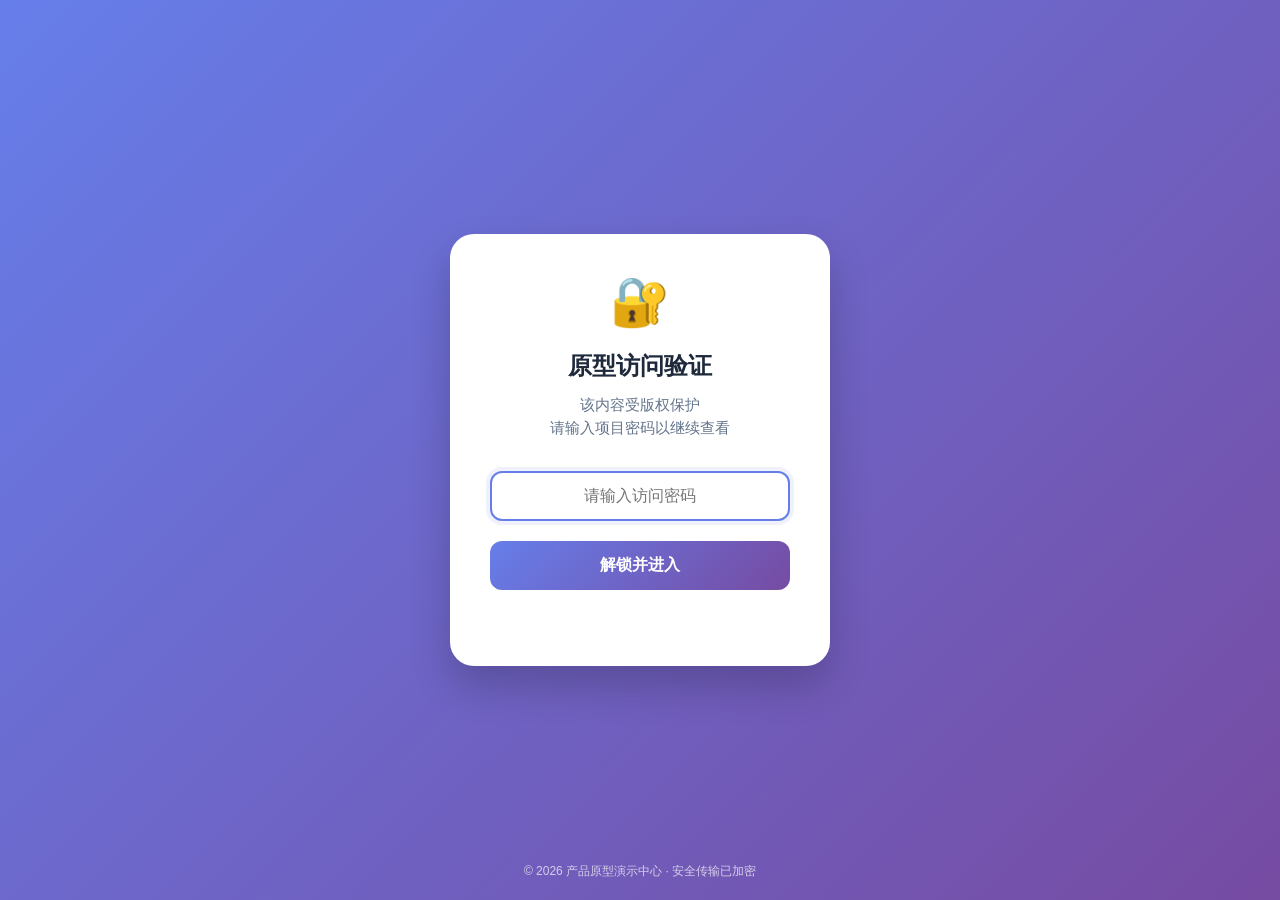
<file: index.html>
<!DOCTYPE html>
<html lang="zh-CN">
<head>
    <meta charset="UTF-8">
    <meta name="viewport" content="width=device-width, initial-scale=1.0">
    <title>密码保护 · 产品原型</title>
    <link rel="stylesheet" href="assets/css/index.css">
</head>
<body>
    <div class="lock-card">
        <span class="lock-icon">🔐</span>
        <h2>原型访问验证</h2>
        <p>该内容受版权保护<br>请输入项目密码以继续查看</p>
        
        <input type="password" id="passwordInput" placeholder="请输入访问密码" autocomplete="off">
        <button id="unlockBtn">解锁并进入</button>
        
        <div id="errorMsg" class="error-msg"></div>
    </div>

    <footer>
        © 2026 产品原型演示中心 · 安全传输已加密
    </footer>

    <script src="js/pages/index.js"></script>

</body>
</html>
</file>
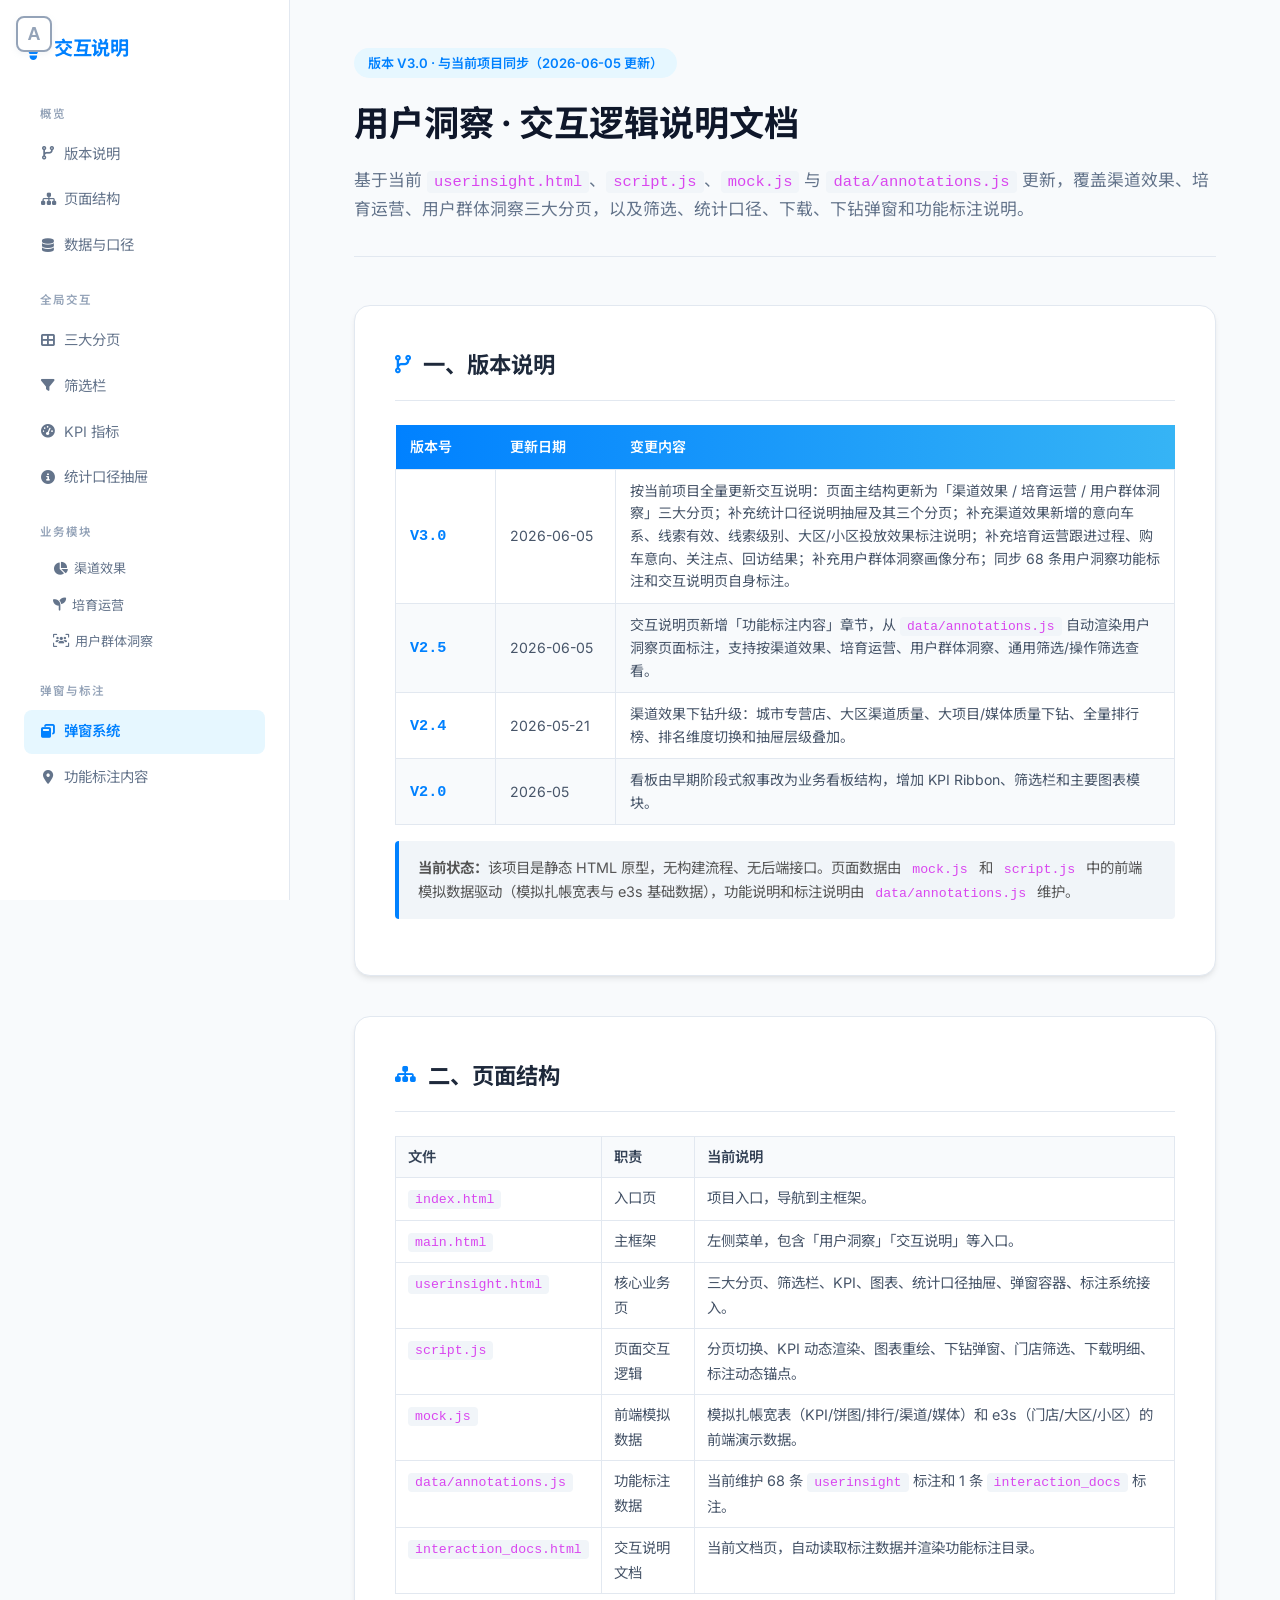
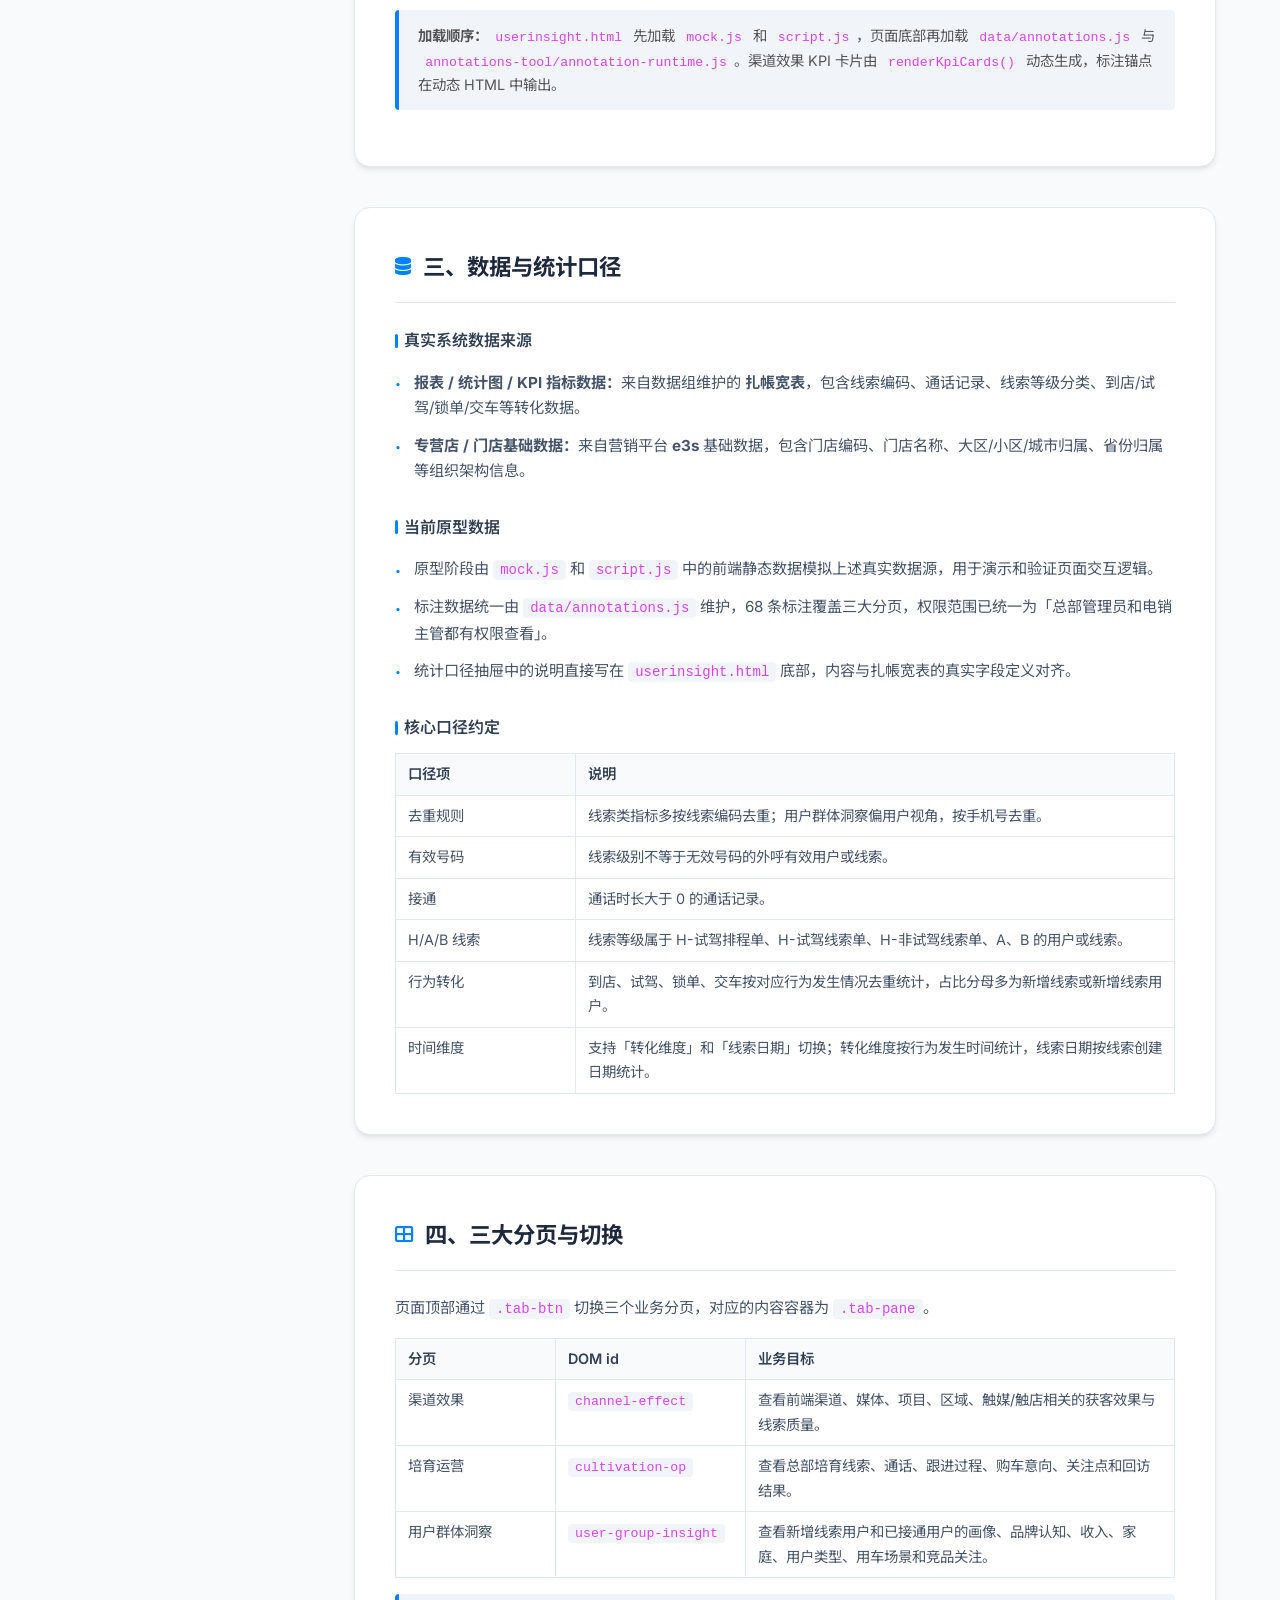
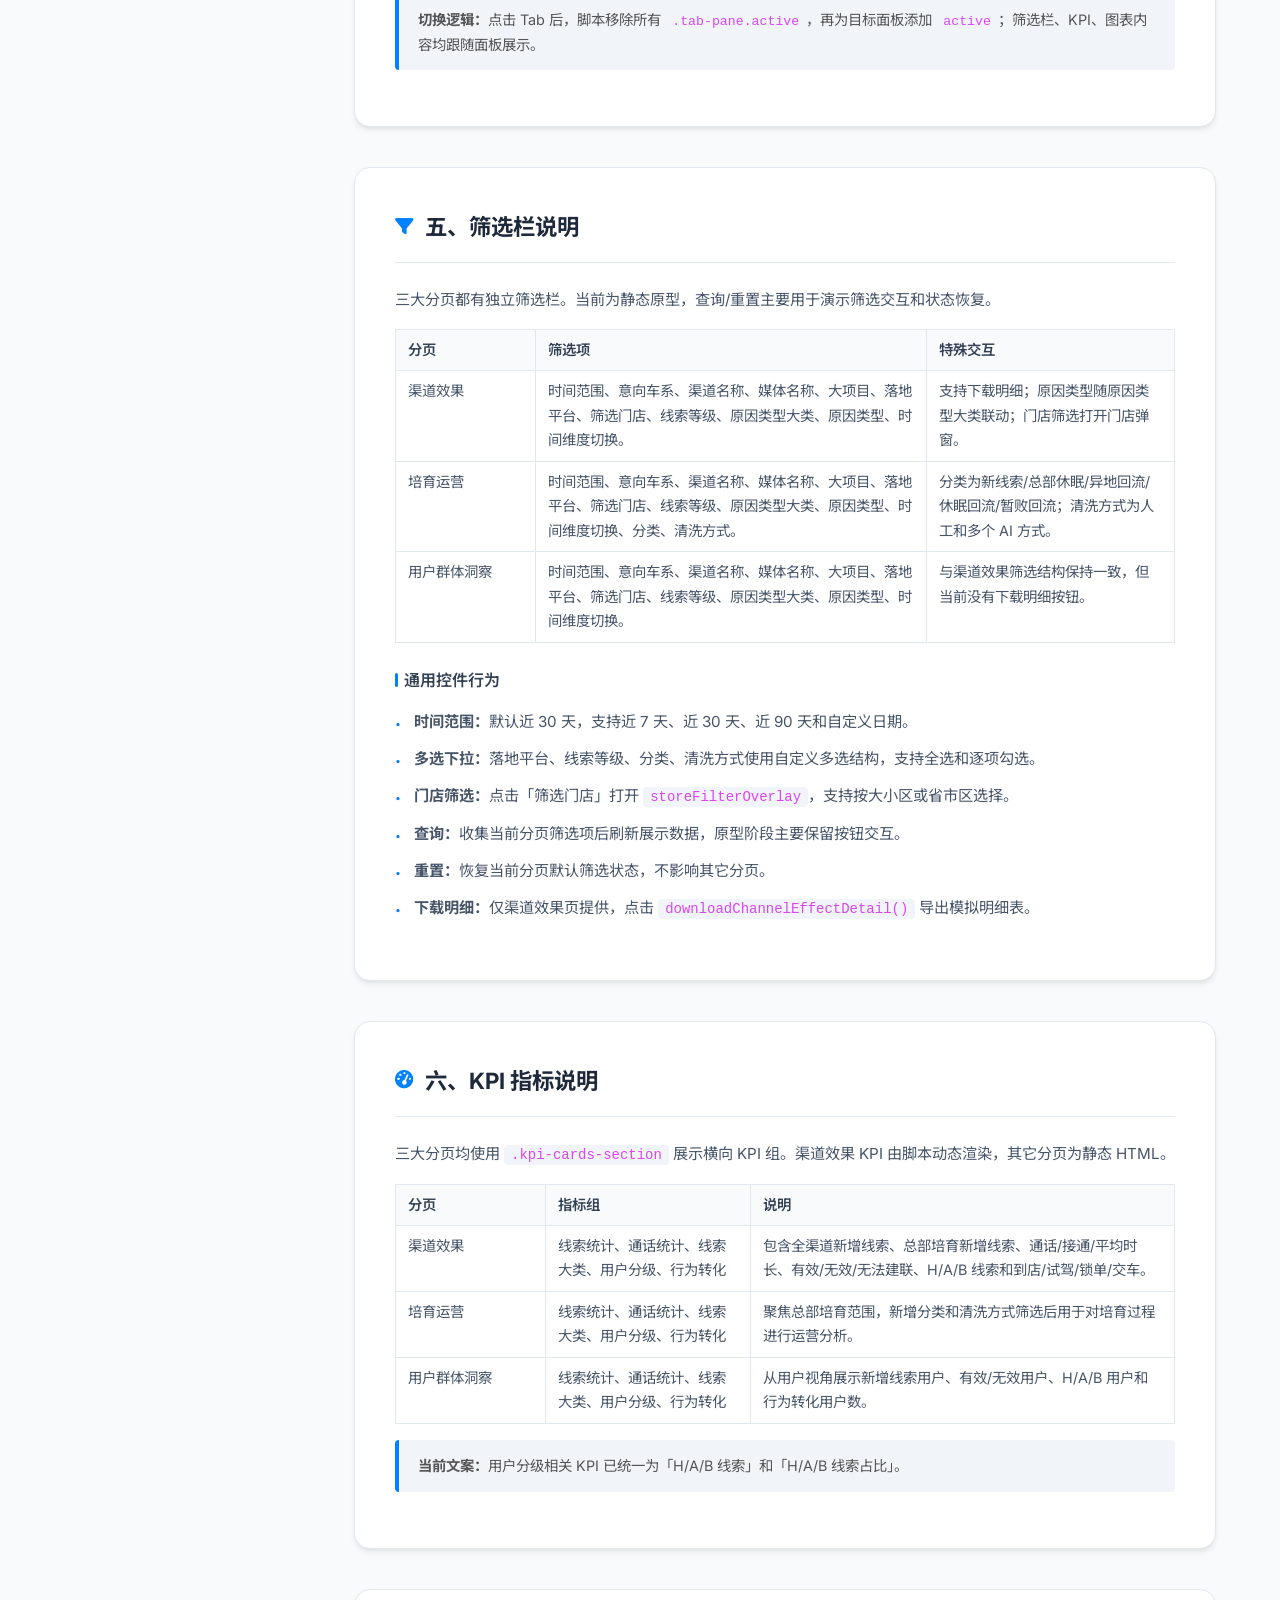
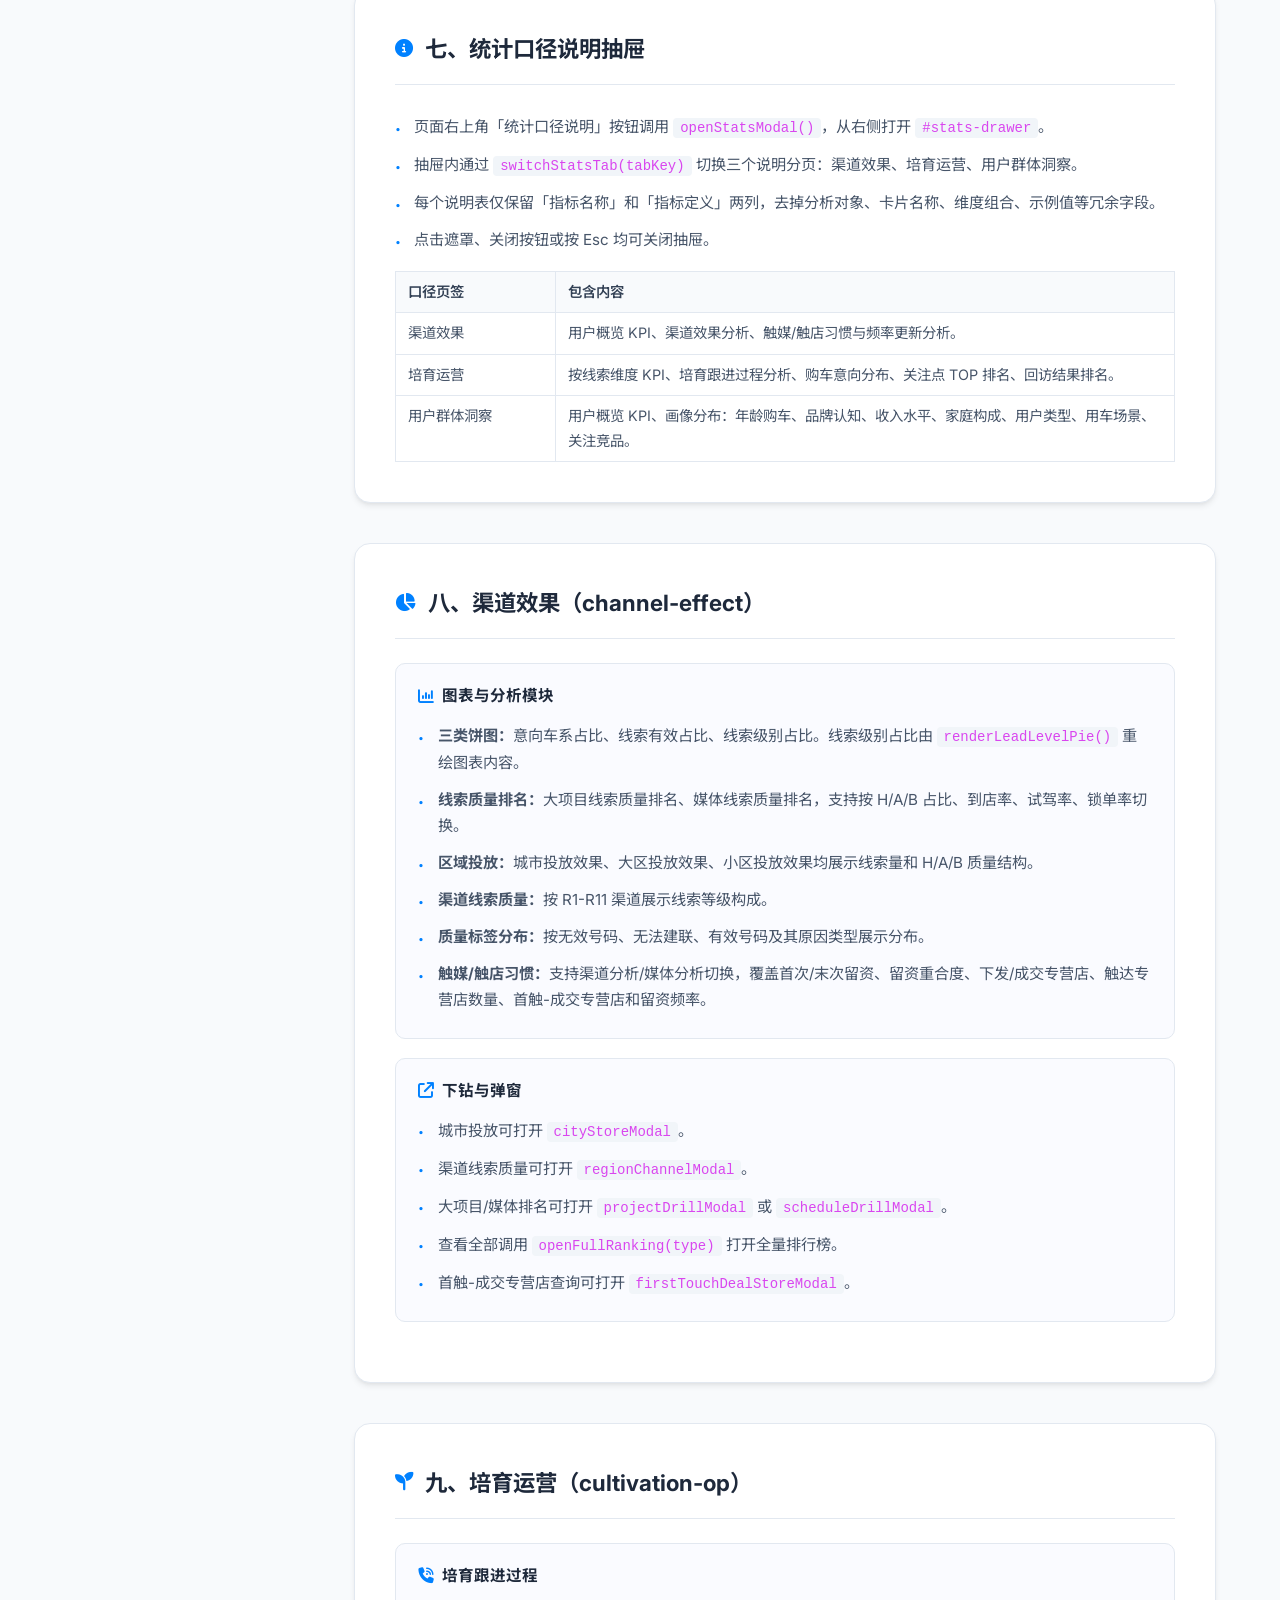
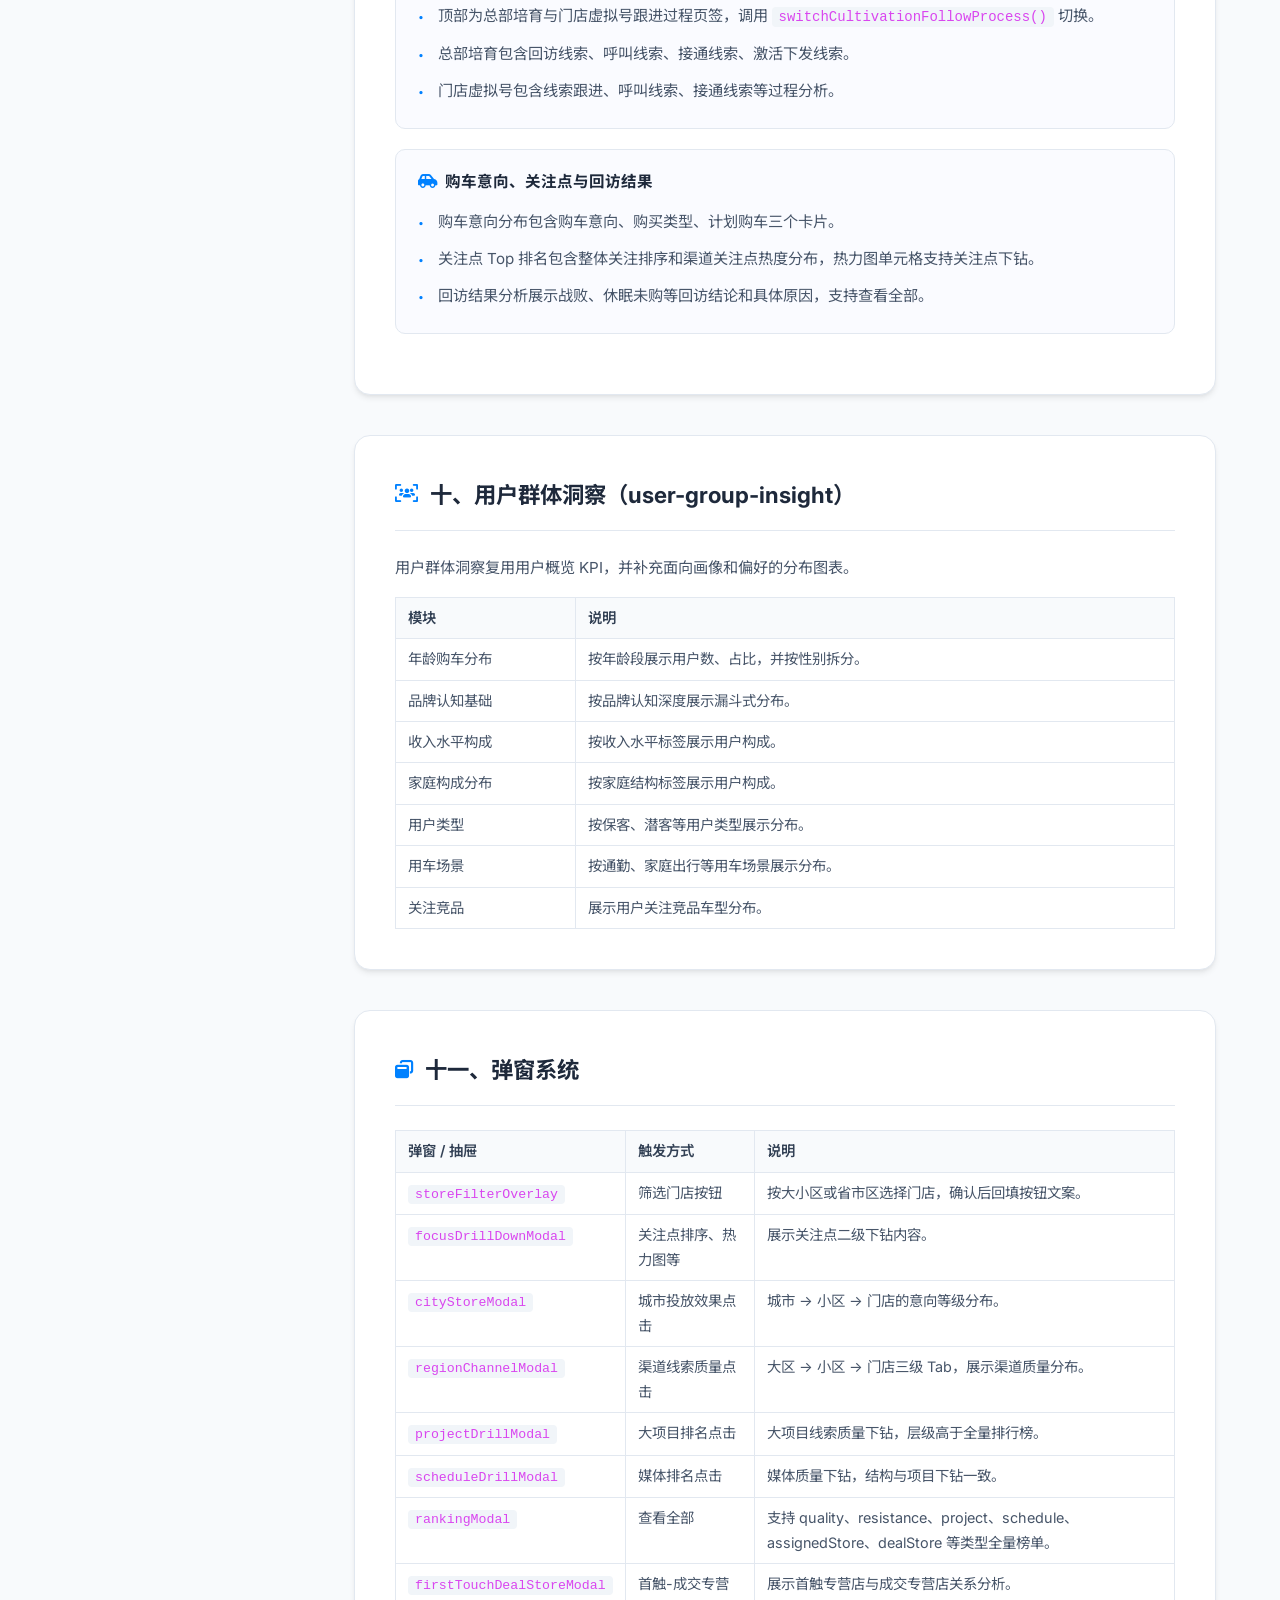
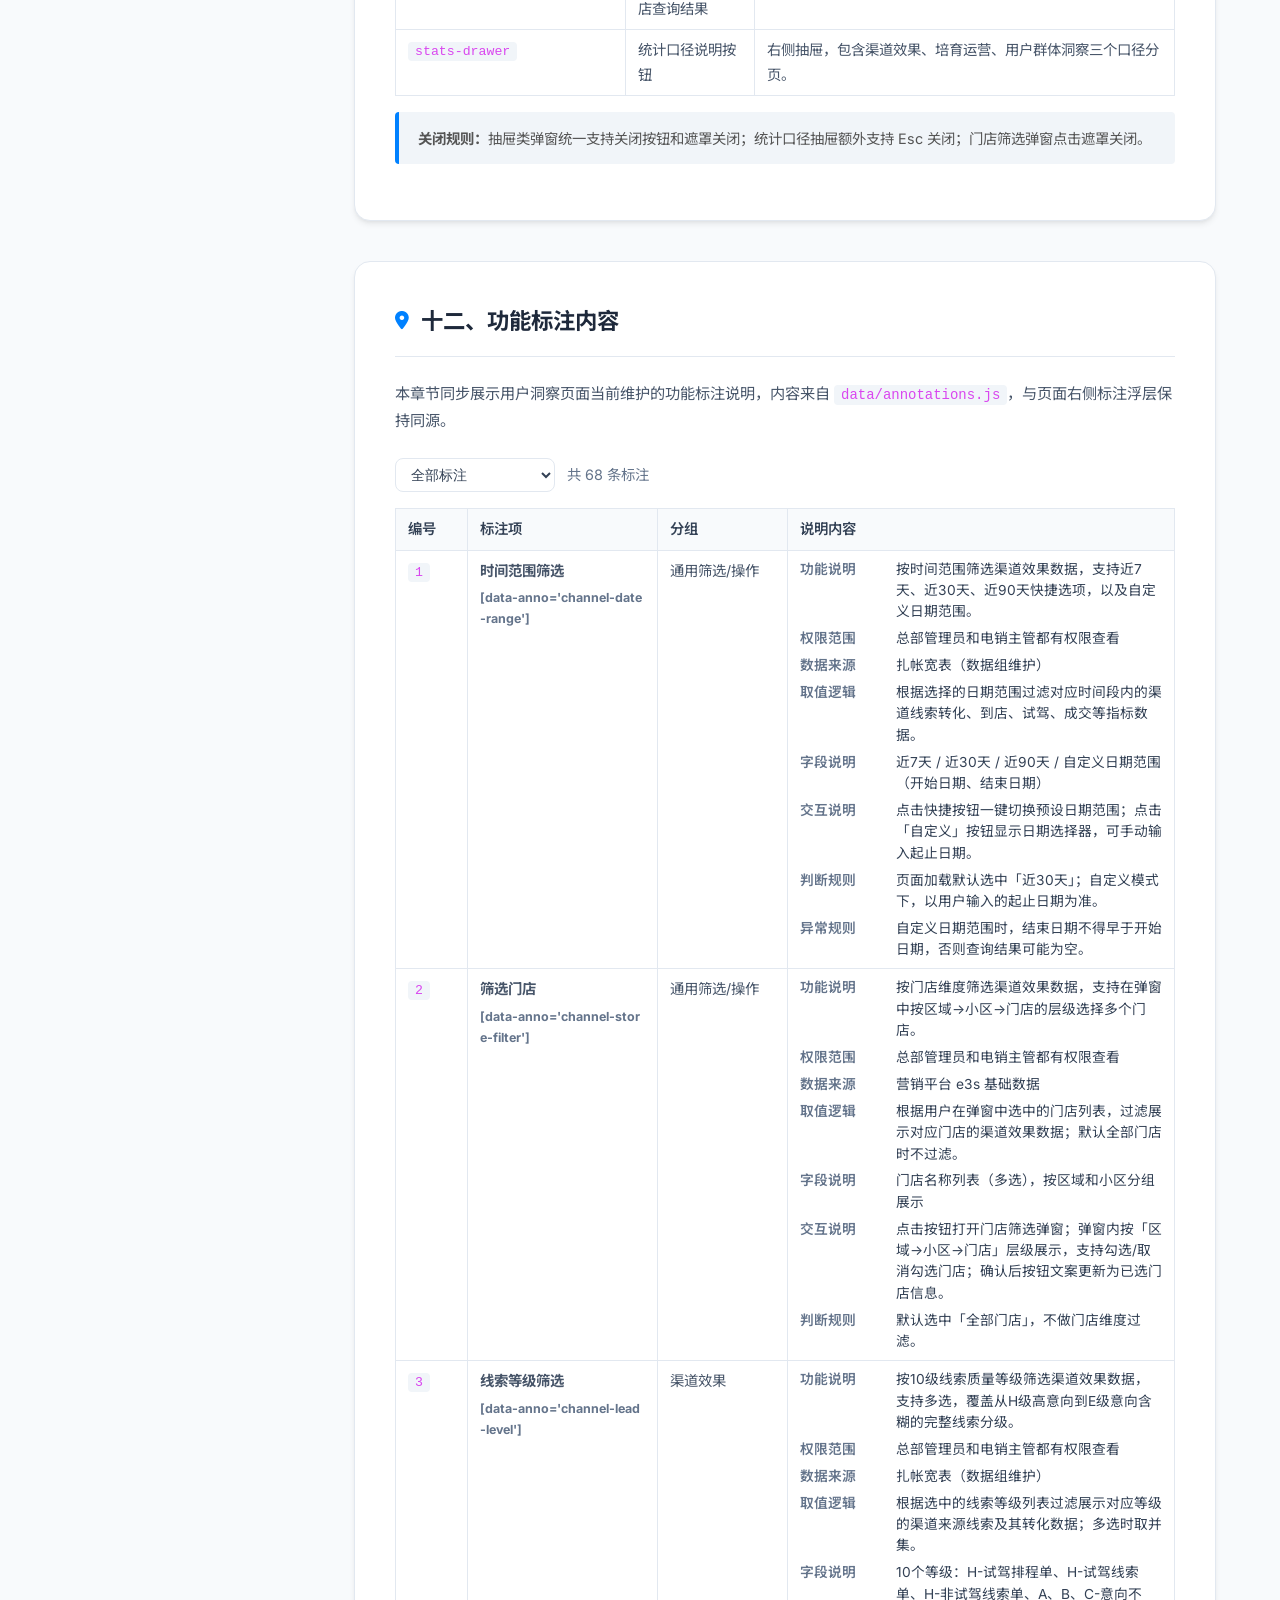
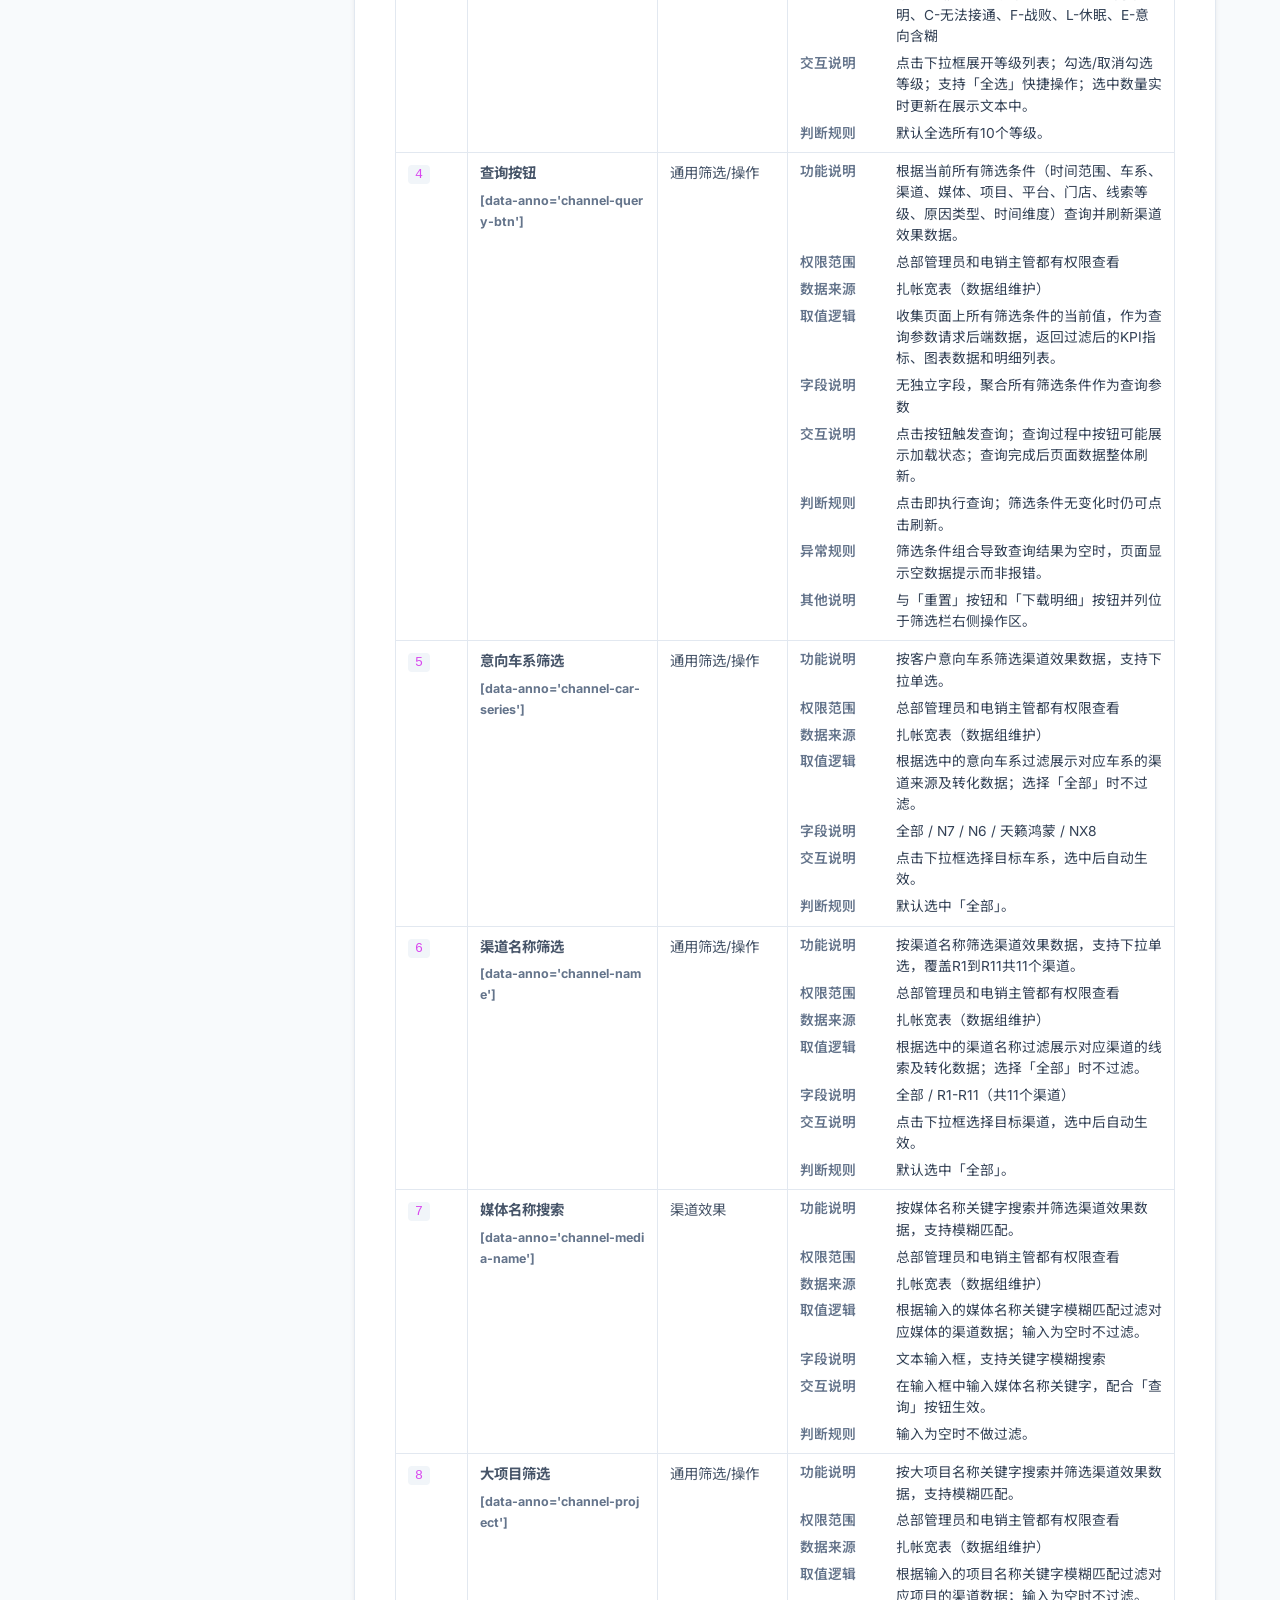
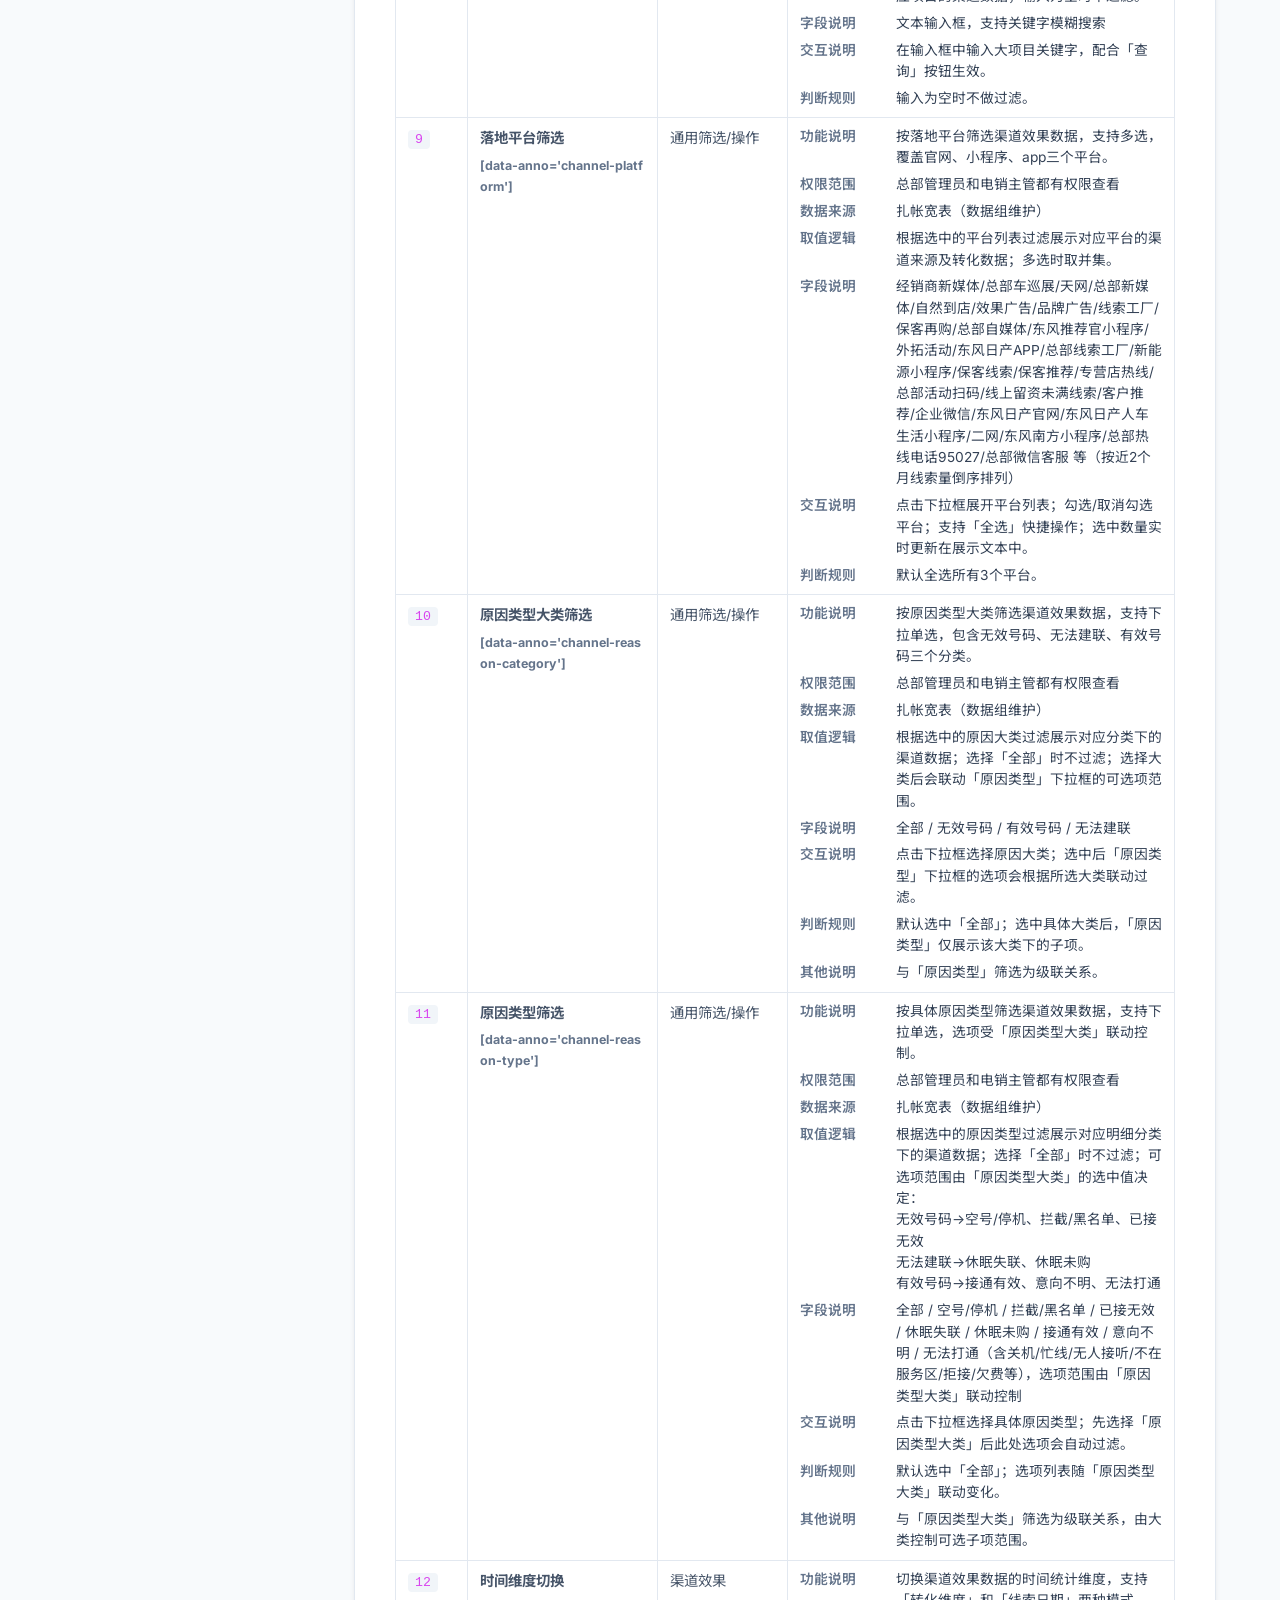
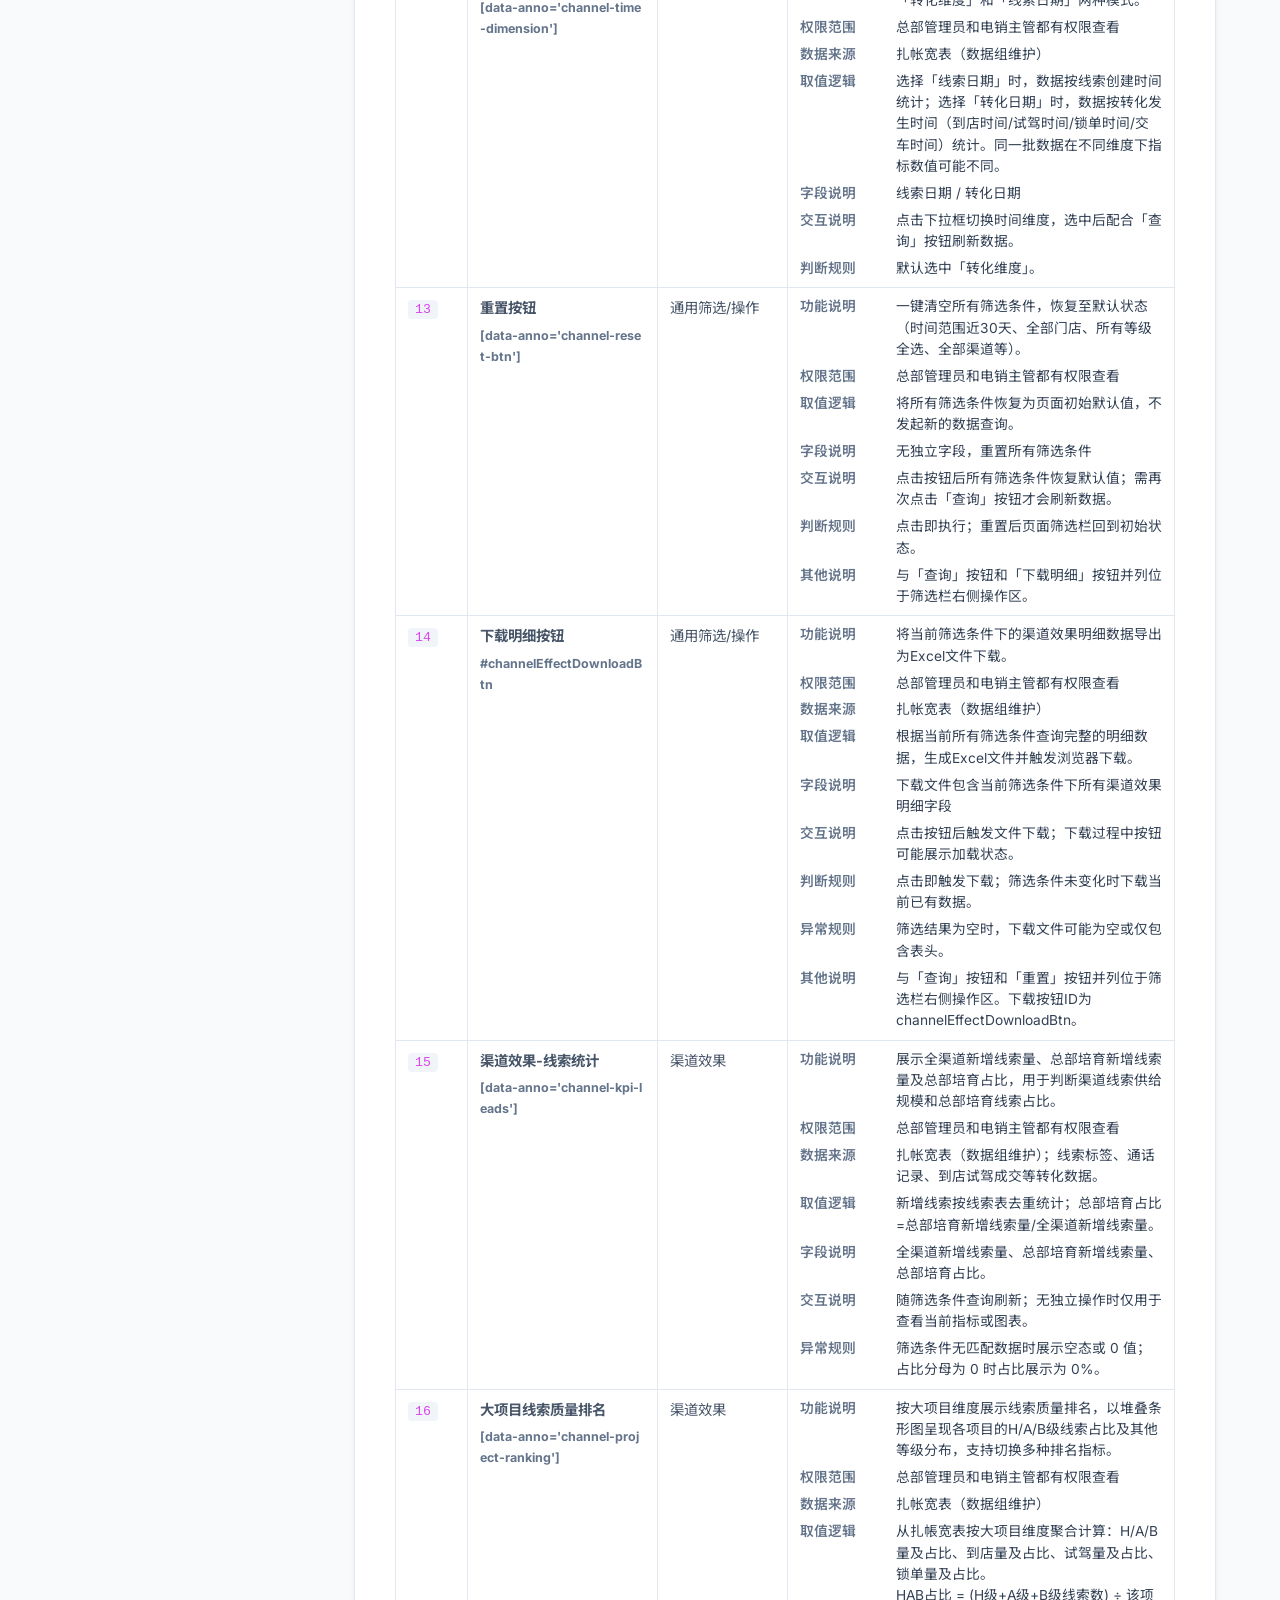
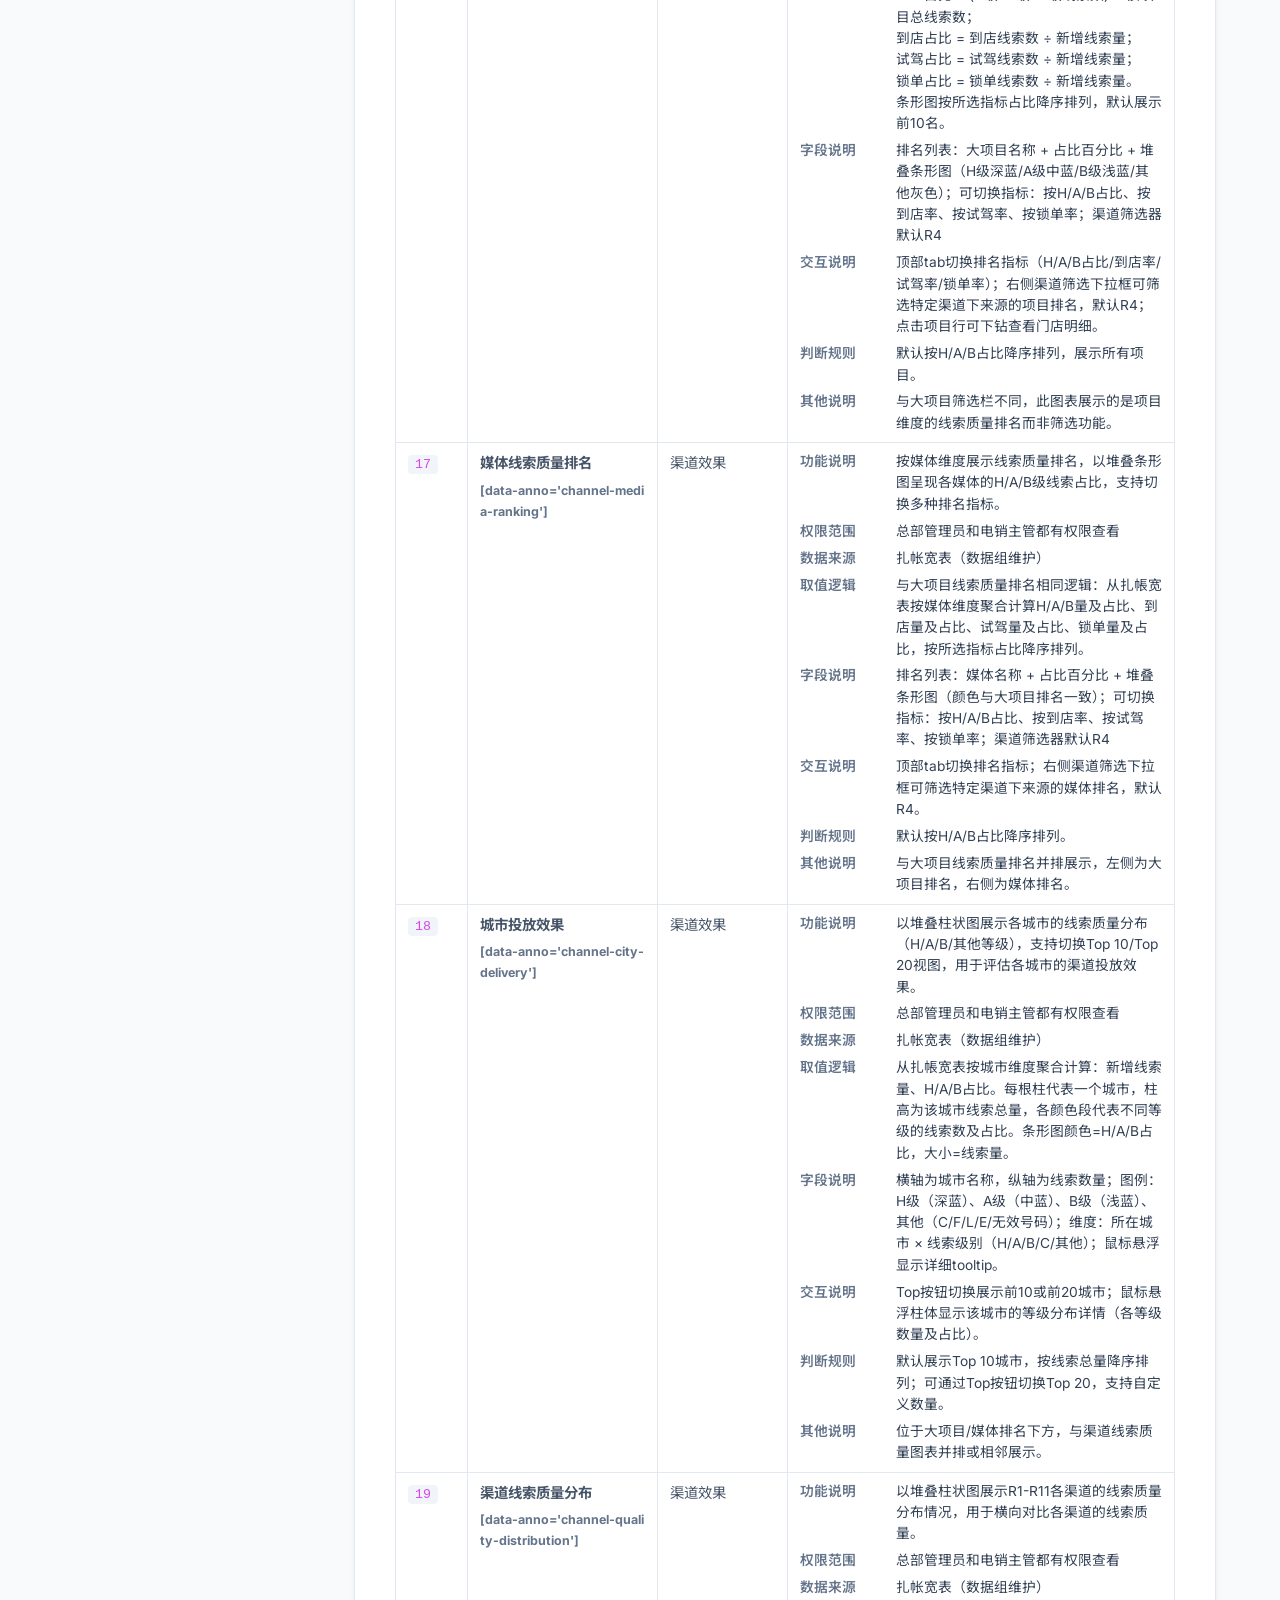
<file: interaction_docs.html>
<!DOCTYPE html>
<html lang="zh-CN">
<head>
    <meta charset="UTF-8">
    <meta name="viewport" content="width=device-width, initial-scale=1.0">
    <title>用户洞察 · 交互逻辑说明文档</title>
    <link href="https://fonts.googleapis.com/css2?family=Inter:wght@400;500;600;700&family=Noto+Sans+SC:wght@300;400;500;700&display=swap" rel="stylesheet">
    <link rel="stylesheet" href="https://cdnjs.cloudflare.com/ajax/libs/font-awesome/6.4.0/css/all.min.css">
    <style>
        :root {
            --primary: #0081ff;
            --primary-light: #e6f7ff;
            --accent: #39cfd0;
            --text-main: #2c3e50;
            --text-secondary: #64748b;
            --bg-body: #f8fafc;
            --bg-card: #ffffff;
            --border: #e2e8f0;
            --sidebar-width: 290px;
            --shadow: 0 4px 6px -1px rgb(0 0 0 / 0.08), 0 2px 4px -2px rgb(0 0 0 / 0.06);
        }

        * { box-sizing: border-box; margin: 0; padding: 0; }

        body {
            font-family: 'Inter', 'Noto Sans SC', sans-serif;
            background-color: var(--bg-body);
            color: var(--text-main);
            display: flex;
            min-height: 100vh;
            line-height: 1.7;
        }

        /* ===== Sidebar ===== */
        .doc-sidebar {
            width: var(--sidebar-width);
            background: var(--bg-card);
            border-right: 1px solid var(--border);
            padding: 2rem 1.5rem;
            position: fixed;
            height: 100vh;
            overflow-y: auto;
        }

        .doc-logo {
            display: flex;
            align-items: center;
            gap: 12px;
            margin-bottom: 2.5rem;
            color: var(--primary);
        }
        .doc-logo i { font-size: 1.5rem; }
        .doc-logo span { font-weight: 700; font-size: 1.2rem; letter-spacing: -0.5px; }

        .nav-section-label {
            font-size: 0.72rem;
            font-weight: 600;
            text-transform: uppercase;
            letter-spacing: 0.08em;
            color: #94a3b8;
            padding: 0 1rem;
            margin: 1.5rem 0 0.5rem;
        }

        .nav-list { list-style: none; }
        .nav-link {
            display: flex;
            align-items: center;
            gap: 8px;
            padding: 0.6rem 1rem;
            color: var(--text-secondary);
            text-decoration: none;
            border-radius: 8px;
            font-size: 0.9rem;
            margin-bottom: 2px;
            transition: all 0.2s ease;
        }
        .nav-link i { width: 16px; text-align: center; font-size: 0.85rem; }
        .nav-link:hover { color: var(--primary); background: var(--primary-light); }
        .nav-link.active { color: var(--primary); background: var(--primary-light); font-weight: 600; }

        .nav-sub-list { list-style: none; padding-left: 1rem; }
        .nav-sub-link {
            display: flex;
            align-items: center;
            gap: 6px;
            padding: 0.4rem 0.8rem;
            color: var(--text-secondary);
            text-decoration: none;
            border-radius: 6px;
            font-size: 0.82rem;
            margin-bottom: 1px;
            transition: all 0.15s ease;
        }
        .nav-sub-link:hover { color: var(--primary); background: var(--primary-light); }
        .nav-sub-link.active { color: var(--primary); background: var(--primary-light); font-weight: 600; }

        /* ===== Main Content ===== */
        .doc-main {
            margin-left: var(--sidebar-width);
            flex: 1;
            padding: 3rem 4rem;
            max-width: 1100px;
        }

        .doc-header {
            margin-bottom: 3rem;
            border-bottom: 1px solid var(--border);
            padding-bottom: 2rem;
        }

        .doc-tag {
            background: var(--primary-light);
            color: var(--primary);
            padding: 4px 14px;
            border-radius: 20px;
            font-size: 0.82rem;
            font-weight: 600;
            display: inline-block;
            margin-bottom: 1rem;
        }

        .doc-title { font-size: 2.2rem; font-weight: 700; color: #0f172a; margin-bottom: 0.75rem; }
        .doc-subtitle { color: var(--text-secondary); font-size: 1.05rem; }

        /* ===== Sections ===== */
        .section {
            background: var(--bg-card);
            padding: 2.5rem;
            border-radius: 16px;
            box-shadow: var(--shadow);
            margin-bottom: 2.5rem;
            border: 1px solid var(--border);
        }

        .section-title {
            font-size: 1.4rem;
            font-weight: 700;
            margin-bottom: 1.5rem;
            display: flex;
            align-items: center;
            gap: 12px;
            color: #1e293b;
            padding-bottom: 1rem;
            border-bottom: 1px solid var(--border);
        }
        .section-title i { color: var(--primary); font-size: 1.15rem; }

        .sub-section-title {
            font-size: 1.1rem;
            font-weight: 700;
            color: #1e293b;
            margin: 2rem 0 1rem;
            display: flex;
            align-items: center;
            gap: 8px;
            padding: 0.75rem 1rem;
            background: #f8fafc;
            border-radius: 10px;
            border-left: 4px solid var(--primary);
        }
        .sub-section-title i { color: var(--primary); font-size: 1rem; }
        .sub-section-title:first-child { margin-top: 0; }

        h3.sub-title {
            font-size: 1rem;
            font-weight: 600;
            color: #334155;
            margin: 1.5rem 0 0.6rem;
            display: flex;
            align-items: center;
            gap: 6px;
        }
        h3.sub-title::before {
            content: '';
            display: inline-block;
            width: 3px;
            height: 14px;
            background: var(--primary);
            border-radius: 2px;
        }

        ul.item-list {
            padding-left: 0;
            list-style: none;
            margin-bottom: 0.75rem;
        }
        ul.item-list li {
            padding: 0.35rem 0 0.35rem 1.2rem;
            position: relative;
            color: #475569;
            font-size: 0.95rem;
        }
        ul.item-list li::before {
            content: '·';
            position: absolute;
            left: 0;
            color: var(--primary);
            font-weight: 700;
            font-size: 1.2rem;
            top: 0.25rem;
        }

        .highlight-box {
            background: #f1f5f9;
            padding: 0.9rem 1.2rem;
            border-left: 4px solid var(--primary);
            border-radius: 4px;
            font-size: 0.9rem;
            color: #555;
            margin: 1rem 0;
            line-height: 1.6;
        }

        .warn-box {
            background: #fffbeb;
            padding: 0.9rem 1.2rem;
            border-left: 4px solid #f59e0b;
            border-radius: 4px;
            font-size: 0.9rem;
            color: #78350f;
            margin: 1rem 0;
        }

        .badge {
            display: inline-block;
            padding: 2px 9px;
            border-radius: 4px;
            font-size: 0.78rem;
            font-weight: 600;
            background: #3b82f6;
            color: white;
            margin-left: 8px;
            vertical-align: middle;
        }
        .badge.green { background: #10b981; }
        .badge.orange { background: #f59e0b; }
        .badge.red { background: #ef4444; }

        code {
            background: #f1f5f9;
            padding: 2px 7px;
            border-radius: 4px;
            font-family: monospace;
            color: #d946ef;
            font-size: 0.92em;
        }

        /* ===== Flow Table ===== */
        .flow-table {
            width: 100%;
            border-collapse: collapse;
            margin-top: 0.75rem;
            font-size: 0.9rem;
        }
        .flow-table th {
            background: #f8fafc;
            border: 1px solid var(--border);
            padding: 8px 12px;
            text-align: left;
            font-weight: 600;
            color: #334155;
        }
        .flow-table td {
            border: 1px solid var(--border);
            padding: 8px 12px;
            vertical-align: top;
            color: #475569;
        }
        .flow-table tr:hover td { background: #fafbff; }

        /* ===== Version Table ===== */
        .version-table {
            width: 100%;
            border-collapse: collapse;
            margin-top: 1rem;
            font-size: 0.88rem;
        }
        .version-table thead tr {
            background: linear-gradient(90deg, #0081ff 0%, #36b4f5 100%);
        }
        .version-table th {
            padding: 10px 14px;
            text-align: left;
            font-weight: 600;
            color: #fff;
            border: none;
            white-space: nowrap;
        }
        .version-table td {
            border: 1px solid var(--border);
            padding: 10px 14px;
            vertical-align: middle;
            color: #475569;
            line-height: 1.6;
        }
        .version-table tr:nth-child(even) td { background: #f8fafc; }
        .version-table tr:hover td { background: #eff6ff; }
        .version-table .ver-num {
            font-weight: 700;
            color: var(--primary);
            font-family: monospace;
            font-size: 0.95rem;
        }

        .btn-jump {
            display: inline-flex;
            align-items: center;
            gap: 6px;
            padding: 6px 14px;
            background: var(--primary);
            color: #fff;
            border: none;
            border-radius: 8px;
            font-size: 0.82rem;
            font-weight: 600;
            cursor: pointer;
            text-decoration: none;
            transition: background 0.2s, transform 0.15s;
        }
        .btn-jump:hover { background: #0070dd; transform: translateY(-1px); }

        .chart-card {
            border: 1px solid var(--border);
            border-radius: 10px;
            padding: 1.2rem 1.4rem;
            margin-bottom: 1.2rem;
            background: #fafbff;
        }
        .chart-card-title {
            font-size: 0.97rem;
            font-weight: 700;
            color: #1e293b;
            margin-bottom: 0.5rem;
            display: flex;
            align-items: center;
            gap: 8px;
        }
        .chart-card-title i { color: var(--primary); }
        .chart-card-meta {
            font-size: 0.82rem;
            color: #94a3b8;
            margin-bottom: 0.75rem;
        }
        .chart-card ul { margin-bottom: 0; }

        .annotation-toolbar {
            display: flex;
            align-items: center;
            gap: 12px;
            margin-bottom: 1rem;
            flex-wrap: wrap;
        }

        .annotation-filter {
            border: 1px solid var(--border);
            border-radius: 8px;
            padding: 0.45rem 0.7rem;
            background: #fff;
            color: #334155;
            font-size: 0.9rem;
            min-width: 160px;
        }

        .annotation-summary {
            color: var(--text-secondary);
            font-size: 0.9rem;
        }

        .annotation-table td {
            vertical-align: top;
        }

        .annotation-title-cell {
            font-weight: 700;
            color: #1e293b;
            min-width: 150px;
        }

        .annotation-target {
            display: block;
            color: #64748b;
            font-size: 0.78rem;
            margin-top: 4px;
            word-break: break-all;
        }

        .annotation-desc-list {
            display: grid;
            gap: 0.35rem;
        }

        .annotation-desc-row {
            display: grid;
            grid-template-columns: 88px minmax(0, 1fr);
            gap: 8px;
            font-size: 0.86rem;
            line-height: 1.55;
        }

        .annotation-desc-label {
            color: #64748b;
            font-weight: 600;
            white-space: nowrap;
        }

        .annotation-desc-text {
            color: #334155;
            word-break: break-word;
        }

        .annotation-empty {
            padding: 1rem;
            color: #94a3b8;
            text-align: center;
            border: 1px dashed var(--border);
            border-radius: 10px;
            background: #f8fafc;
        }

        .drill-tag {
            display: inline-flex;
            align-items: center;
            gap: 4px;
            padding: 2px 8px;
            background: #e0f2fe;
            color: #0369a1;
            border-radius: 4px;
            font-size: 0.75rem;
            font-weight: 600;
            margin-left: 6px;
        }

        /* ===== Footer ===== */
        .doc-footer {
            margin-top: 4rem;
            padding-top: 2rem;
            border-top: 1px dashed var(--border);
            text-align: center;
            color: var(--text-secondary);
            font-size: 0.85rem;
        }

        @media (max-width: 992px) {
            .doc-sidebar { width: 72px; padding: 10px; }
            .doc-sidebar .doc-logo span, .nav-link span, .nav-sub-link span, .nav-section-label { display: none; }
            .doc-main { margin-left: 72px; padding: 2rem; }
            .annotation-desc-row { grid-template-columns: 1fr; gap: 2px; }
        }
    </style>
</head>
<body>
    <!-- Sidebar -->
    <aside class="doc-sidebar">
        <div class="doc-logo">
            <i class="fa-solid fa-lightbulb"></i>
            <span>交互说明</span>
        </div>

        <div class="nav-section-label">概览</div>
        <nav>
            <ul class="nav-list">
                <li><a href="#section-version" class="nav-link"><i class="fa-solid fa-code-branch"></i><span>版本说明</span></a></li>
                <li><a href="#section-architecture" class="nav-link"><i class="fa-solid fa-sitemap"></i><span>页面结构</span></a></li>
                <li><a href="#section-datasource" class="nav-link"><i class="fa-solid fa-database"></i><span>数据与口径</span></a></li>
            </ul>
        </nav>

        <div class="nav-section-label">全局交互</div>
        <nav>
            <ul class="nav-list">
                <li><a href="#section-tabs" class="nav-link"><i class="fa-solid fa-table-cells-large"></i><span>三大分页</span></a></li>
                <li><a href="#section-filter" class="nav-link"><i class="fa-solid fa-filter"></i><span>筛选栏</span></a></li>
                <li><a href="#section-metrics" class="nav-link"><i class="fa-solid fa-gauge-high"></i><span>KPI 指标</span></a></li>
                <li><a href="#section-stats" class="nav-link"><i class="fa-solid fa-circle-info"></i><span>统计口径抽屉</span></a></li>
            </ul>
        </nav>

        <div class="nav-section-label">业务模块</div>
        <nav>
            <ul class="nav-sub-list">
                <li><a href="#board-channel" class="nav-sub-link"><i class="fa-solid fa-chart-pie"></i><span>渠道效果</span></a></li>
                <li><a href="#board-cultivation" class="nav-sub-link"><i class="fa-solid fa-seedling"></i><span>培育运营</span></a></li>
                <li><a href="#board-insight" class="nav-sub-link"><i class="fa-solid fa-users-viewfinder"></i><span>用户群体洞察</span></a></li>
            </ul>
        </nav>

        <div class="nav-section-label">弹窗与标注</div>
        <nav>
            <ul class="nav-list">
                <li><a href="#section-modals" class="nav-link"><i class="fa-solid fa-window-restore"></i><span>弹窗系统</span></a></li>
                <li><a href="#section-annotations" class="nav-link"><i class="fa-solid fa-location-dot"></i><span>功能标注内容</span></a></li>
            </ul>
        </nav>
    </aside>

    <!-- Main Content -->
    <main class="doc-main">
        <header class="doc-header" id="intro">
            <span class="doc-tag">版本 V3.0 · 与当前项目同步（2026-06-05 更新）</span>
            <h1 class="doc-title">用户洞察 · 交互逻辑说明文档</h1>
            <p class="doc-subtitle">基于当前 <code>userinsight.html</code>、<code>script.js</code>、<code>mock.js</code> 与 <code>data/annotations.js</code> 更新，覆盖渠道效果、培育运营、用户群体洞察三大分页，以及筛选、统计口径、下载、下钻弹窗和功能标注说明。</p>
        </header>

        <!-- ===================== 一、版本说明 ===================== -->
        <section class="section" id="section-version">
            <h2 class="section-title"><i class="fa-solid fa-code-branch"></i>一、版本说明</h2>
            <table class="version-table">
                <thead>
                    <tr><th style="width:100px;">版本号</th><th style="width:120px;">更新日期</th><th>变更内容</th></tr>
                </thead>
                <tbody>
                    <tr>
                        <td class="ver-num">V3.0</td>
                        <td>2026-06-05</td>
                        <td>按当前项目全量更新交互说明：页面主结构更新为「渠道效果 / 培育运营 / 用户群体洞察」三大分页；补充统计口径说明抽屉及其三个分页；补充渠道效果新增的意向车系、线索有效、线索级别、大区/小区投放效果标注说明；补充培育运营跟进过程、购车意向、关注点、回访结果；补充用户群体洞察画像分布；同步 68 条用户洞察功能标注和交互说明页自身标注。</td>
                    </tr>
                    <tr>
                        <td class="ver-num">V2.5</td>
                        <td>2026-06-05</td>
                        <td>交互说明页新增「功能标注内容」章节，从 <code>data/annotations.js</code> 自动渲染用户洞察页面标注，支持按渠道效果、培育运营、用户群体洞察、通用筛选/操作筛选查看。</td>
                    </tr>
                    <tr>
                        <td class="ver-num">V2.4</td>
                        <td>2026-05-21</td>
                        <td>渠道效果下钻升级：城市专营店、大区渠道质量、大项目/媒体质量下钻、全量排行榜、排名维度切换和抽屉层级叠加。</td>
                    </tr>
                    <tr>
                        <td class="ver-num">V2.0</td>
                        <td>2026-05</td>
                        <td>看板由早期阶段式叙事改为业务看板结构，增加 KPI Ribbon、筛选栏和主要图表模块。</td>
                    </tr>
                </tbody>
            </table>
            <div class="highlight-box" style="margin-top:1rem;">
                <strong>当前状态：</strong>该项目是静态 HTML 原型，无构建流程、无后端接口。页面数据由 <code>mock.js</code> 和 <code>script.js</code> 中的前端模拟数据驱动（模拟扎帳宽表与 e3s 基础数据），功能说明和标注说明由 <code>data/annotations.js</code> 维护。
            </div>
        </section>

        <!-- ===================== 二、页面结构 ===================== -->
        <section class="section" id="section-architecture">
            <h2 class="section-title"><i class="fa-solid fa-sitemap"></i>二、页面结构</h2>
            <table class="flow-table">
                <thead><tr><th style="width:180px;">文件</th><th>职责</th><th>当前说明</th></tr></thead>
                <tbody>
                    <tr><td><code>index.html</code></td><td>入口页</td><td>项目入口，导航到主框架。</td></tr>
                    <tr><td><code>main.html</code></td><td>主框架</td><td>左侧菜单，包含「用户洞察」「交互说明」等入口。</td></tr>
                    <tr><td><code>userinsight.html</code></td><td>核心业务页</td><td>三大分页、筛选栏、KPI、图表、统计口径抽屉、弹窗容器、标注系统接入。</td></tr>
                    <tr><td><code>script.js</code></td><td>页面交互逻辑</td><td>分页切换、KPI 动态渲染、图表重绘、下钻弹窗、门店筛选、下载明细、标注动态锚点。</td></tr>
                    <tr><td><code>mock.js</code></td><td>前端模拟数据</td><td>模拟扎帳宽表（KPI/饼图/排行/渠道/媒体）和 e3s（门店/大区/小区）的前端演示数据。</td></tr>
                    <tr><td><code>data/annotations.js</code></td><td>功能标注数据</td><td>当前维护 68 条 <code>userinsight</code> 标注和 1 条 <code>interaction_docs</code> 标注。</td></tr>
                    <tr><td><code>interaction_docs.html</code></td><td>交互说明文档</td><td>当前文档页，自动读取标注数据并渲染功能标注目录。</td></tr>
                </tbody>
            </table>
            <div class="highlight-box">
                <strong>加载顺序：</strong><code>userinsight.html</code> 先加载 <code>mock.js</code> 和 <code>script.js</code>，页面底部再加载 <code>data/annotations.js</code> 与 <code>annotations-tool/annotation-runtime.js</code>。渠道效果 KPI 卡片由 <code>renderKpiCards()</code> 动态生成，标注锚点在动态 HTML 中输出。
            </div>
        </section>

        <!-- ===================== 三、数据与统计口径 ===================== -->
        <section class="section" id="section-datasource">
            <h2 class="section-title"><i class="fa-solid fa-database"></i>三、数据与统计口径</h2>
            <h3 class="sub-title">真实系统数据来源</h3>
            <ul class="item-list">
                <li><strong>报表 / 统计图 / KPI 指标数据：</strong>来自数据组维护的 <strong>扎帳宽表</strong>，包含线索编码、通话记录、线索等级分类、到店/试驾/锁单/交车等转化数据。</li>
                <li><strong>专营店 / 门店基础数据：</strong>来自营销平台 <strong>e3s</strong> 基础数据，包含门店编码、门店名称、大区/小区/城市归属、省份归属等组织架构信息。</li>
            </ul>
            <h3 class="sub-title">当前原型数据</h3>
            <ul class="item-list">
                <li>原型阶段由 <code>mock.js</code> 和 <code>script.js</code> 中的前端静态数据模拟上述真实数据源，用于演示和验证页面交互逻辑。</li>
                <li>标注数据统一由 <code>data/annotations.js</code> 维护，68 条标注覆盖三大分页，权限范围已统一为「总部管理员和电销主管都有权限查看」。</li>
                <li>统计口径抽屉中的说明直接写在 <code>userinsight.html</code> 底部，内容与扎帳宽表的真实字段定义对齐。</li>
            </ul>
            <h3 class="sub-title">核心口径约定</h3>
            <table class="flow-table">
                <thead><tr><th style="width:180px;">口径项</th><th>说明</th></tr></thead>
                <tbody>
                    <tr><td>去重规则</td><td>线索类指标多按线索编码去重；用户群体洞察偏用户视角，按手机号去重。</td></tr>
                    <tr><td>有效号码</td><td>线索级别不等于无效号码的外呼有效用户或线索。</td></tr>
                    <tr><td>接通</td><td>通话时长大于 0 的通话记录。</td></tr>
                    <tr><td>H/A/B 线索</td><td>线索等级属于 H-试驾排程单、H-试驾线索单、H-非试驾线索单、A、B 的用户或线索。</td></tr>
                    <tr><td>行为转化</td><td>到店、试驾、锁单、交车按对应行为发生情况去重统计，占比分母多为新增线索或新增线索用户。</td></tr>
                    <tr><td>时间维度</td><td>支持「转化维度」和「线索日期」切换；转化维度按行为发生时间统计，线索日期按线索创建日期统计。</td></tr>
                </tbody>
            </table>
        </section>

        <!-- ===================== 四、三大分页 ===================== -->
        <section class="section" id="section-tabs">
            <h2 class="section-title"><i class="fa-solid fa-table-cells-large"></i>四、三大分页与切换</h2>
            <p style="color:#475569; font-size:0.95rem; margin-bottom:1rem;">页面顶部通过 <code>.tab-btn</code> 切换三个业务分页，对应的内容容器为 <code>.tab-pane</code>。</p>
            <table class="flow-table">
                <thead><tr><th style="width:160px;">分页</th><th style="width:190px;">DOM id</th><th>业务目标</th></tr></thead>
                <tbody>
                    <tr><td>渠道效果</td><td><code>channel-effect</code></td><td>查看前端渠道、媒体、项目、区域、触媒/触店相关的获客效果与线索质量。</td></tr>
                    <tr><td>培育运营</td><td><code>cultivation-op</code></td><td>查看总部培育线索、通话、跟进过程、购车意向、关注点和回访结果。</td></tr>
                    <tr><td>用户群体洞察</td><td><code>user-group-insight</code></td><td>查看新增线索用户和已接通用户的画像、品牌认知、收入、家庭、用户类型、用车场景和竞品关注。</td></tr>
                </tbody>
            </table>
            <div class="highlight-box"><strong>切换逻辑：</strong>点击 Tab 后，脚本移除所有 <code>.tab-pane.active</code>，再为目标面板添加 <code>active</code>；筛选栏、KPI、图表内容均跟随面板展示。</div>
        </section>

        <!-- ===================== 五、筛选栏说明 ===================== -->
        <section class="section" id="section-filter">
            <h2 class="section-title"><i class="fa-solid fa-filter"></i>五、筛选栏说明</h2>
            <p style="color:#475569; font-size:0.95rem; margin-bottom:1rem;">三大分页都有独立筛选栏。当前为静态原型，查询/重置主要用于演示筛选交互和状态恢复。</p>
            <table class="flow-table">
                <thead><tr><th style="width:140px;">分页</th><th>筛选项</th><th>特殊交互</th></tr></thead>
                <tbody>
                    <tr><td>渠道效果</td><td>时间范围、意向车系、渠道名称、媒体名称、大项目、落地平台、筛选门店、线索等级、原因类型大类、原因类型、时间维度切换。</td><td>支持下载明细；原因类型随原因类型大类联动；门店筛选打开门店弹窗。</td></tr>
                    <tr><td>培育运营</td><td>时间范围、意向车系、渠道名称、媒体名称、大项目、落地平台、筛选门店、线索等级、原因类型大类、原因类型、时间维度切换、分类、清洗方式。</td><td>分类为新线索/总部休眠/异地回流/休眠回流/暂败回流；清洗方式为人工和多个 AI 方式。</td></tr>
                    <tr><td>用户群体洞察</td><td>时间范围、意向车系、渠道名称、媒体名称、大项目、落地平台、筛选门店、线索等级、原因类型大类、原因类型、时间维度切换。</td><td>与渠道效果筛选结构保持一致，但当前没有下载明细按钮。</td></tr>
                </tbody>
            </table>
            <h3 class="sub-title">通用控件行为</h3>
            <ul class="item-list">
                <li><strong>时间范围：</strong>默认近 30 天，支持近 7 天、近 30 天、近 90 天和自定义日期。</li>
                <li><strong>多选下拉：</strong>落地平台、线索等级、分类、清洗方式使用自定义多选结构，支持全选和逐项勾选。</li>
                <li><strong>门店筛选：</strong>点击「筛选门店」打开 <code>storeFilterOverlay</code>，支持按大小区或省市区选择。</li>
                <li><strong>查询：</strong>收集当前分页筛选项后刷新展示数据，原型阶段主要保留按钮交互。</li>
                <li><strong>重置：</strong>恢复当前分页默认筛选状态，不影响其它分页。</li>
                <li><strong>下载明细：</strong>仅渠道效果页提供，点击 <code>downloadChannelEffectDetail()</code> 导出模拟明细表。</li>
            </ul>
        </section>

        <!-- ===================== 六、KPI 指标 ===================== -->
        <section class="section" id="section-metrics">
            <h2 class="section-title"><i class="fa-solid fa-gauge-high"></i>六、KPI 指标说明</h2>
            <p style="color:#475569; font-size:0.95rem; margin-bottom:1rem;">三大分页均使用 <code>.kpi-cards-section</code> 展示横向 KPI 组。渠道效果 KPI 由脚本动态渲染，其它分页为静态 HTML。</p>
            <table class="flow-table">
                <thead><tr><th style="width:150px;">分页</th><th>指标组</th><th>说明</th></tr></thead>
                <tbody>
                    <tr><td>渠道效果</td><td>线索统计、通话统计、线索大类、用户分级、行为转化</td><td>包含全渠道新增线索、总部培育新增线索、通话/接通/平均时长、有效/无效/无法建联、H/A/B 线索和到店/试驾/锁单/交车。</td></tr>
                    <tr><td>培育运营</td><td>线索统计、通话统计、线索大类、用户分级、行为转化</td><td>聚焦总部培育范围，新增分类和清洗方式筛选后用于对培育过程进行运营分析。</td></tr>
                    <tr><td>用户群体洞察</td><td>线索统计、通话统计、线索大类、用户分级、行为转化</td><td>从用户视角展示新增线索用户、有效/无效用户、H/A/B 用户和行为转化用户数。</td></tr>
                </tbody>
            </table>
            <div class="highlight-box"><strong>当前文案：</strong>用户分级相关 KPI 已统一为「H/A/B 线索」和「H/A/B 线索占比」。</div>
        </section>

        <!-- ===================== 七、统计口径抽屉 ===================== -->
        <section class="section" id="section-stats">
            <h2 class="section-title"><i class="fa-solid fa-circle-info"></i>七、统计口径说明抽屉</h2>
            <ul class="item-list">
                <li>页面右上角「统计口径说明」按钮调用 <code>openStatsModal()</code>，从右侧打开 <code>#stats-drawer</code>。</li>
                <li>抽屉内通过 <code>switchStatsTab(tabKey)</code> 切换三个说明分页：渠道效果、培育运营、用户群体洞察。</li>
                <li>每个说明表仅保留「指标名称」和「指标定义」两列，去掉分析对象、卡片名称、维度组合、示例值等冗余字段。</li>
                <li>点击遮罩、关闭按钮或按 Esc 均可关闭抽屉。</li>
            </ul>
            <table class="flow-table">
                <thead><tr><th style="width:160px;">口径页签</th><th>包含内容</th></tr></thead>
                <tbody>
                    <tr><td>渠道效果</td><td>用户概览 KPI、渠道效果分析、触媒/触店习惯与频率更新分析。</td></tr>
                    <tr><td>培育运营</td><td>按线索维度 KPI、培育跟进过程分析、购车意向分布、关注点 TOP 排名、回访结果排名。</td></tr>
                    <tr><td>用户群体洞察</td><td>用户概览 KPI、画像分布：年龄购车、品牌认知、收入水平、家庭构成、用户类型、用车场景、关注竞品。</td></tr>
                </tbody>
            </table>
        </section>

        <!-- ===================== 八、渠道效果 ===================== -->
        <section class="section" id="board-channel">
            <h2 class="section-title"><i class="fa-solid fa-chart-pie"></i>八、渠道效果（channel-effect）</h2>
            <div class="chart-card">
                <div class="chart-card-title"><i class="fa-solid fa-chart-column"></i> 图表与分析模块</div>
                <ul class="item-list">
                    <li><strong>三类饼图：</strong>意向车系占比、线索有效占比、线索级别占比。线索级别占比由 <code>renderLeadLevelPie()</code> 重绘图表内容。</li>
                    <li><strong>线索质量排名：</strong>大项目线索质量排名、媒体线索质量排名，支持按 H/A/B 占比、到店率、试驾率、锁单率切换。</li>
                    <li><strong>区域投放：</strong>城市投放效果、大区投放效果、小区投放效果均展示线索量和 H/A/B 质量结构。</li>
                    <li><strong>渠道线索质量：</strong>按 R1-R11 渠道展示线索等级构成。</li>
                    <li><strong>质量标签分布：</strong>按无效号码、无法建联、有效号码及其原因类型展示分布。</li>
                    <li><strong>触媒/触店习惯：</strong>支持渠道分析/媒体分析切换，覆盖首次/末次留资、留资重合度、下发/成交专营店、触达专营店数量、首触-成交专营店和留资频率。</li>
                </ul>
            </div>
            <div class="chart-card">
                <div class="chart-card-title"><i class="fa-solid fa-arrow-up-right-from-square"></i> 下钻与弹窗</div>
                <ul class="item-list">
                    <li>城市投放可打开 <code>cityStoreModal</code>。</li>
                    <li>渠道线索质量可打开 <code>regionChannelModal</code>。</li>
                    <li>大项目/媒体排名可打开 <code>projectDrillModal</code> 或 <code>scheduleDrillModal</code>。</li>
                    <li>查看全部调用 <code>openFullRanking(type)</code> 打开全量排行榜。</li>
                    <li>首触-成交专营店查询可打开 <code>firstTouchDealStoreModal</code>。</li>
                </ul>
            </div>
        </section>

        <!-- ===================== 九、培育运营 ===================== -->
        <section class="section" id="board-cultivation">
            <h2 class="section-title"><i class="fa-solid fa-seedling"></i>九、培育运营（cultivation-op）</h2>
            <div class="chart-card">
                <div class="chart-card-title"><i class="fa-solid fa-phone-volume"></i> 培育跟进过程</div>
                <ul class="item-list">
                    <li>顶部为总部培育与门店虚拟号跟进过程页签，调用 <code>switchCultivationFollowProcess()</code> 切换。</li>
                    <li>总部培育包含回访线索、呼叫线索、接通线索、激活下发线索。</li>
                    <li>门店虚拟号包含线索跟进、呼叫线索、接通线索等过程分析。</li>
                </ul>
            </div>
            <div class="chart-card">
                <div class="chart-card-title"><i class="fa-solid fa-car-side"></i> 购车意向、关注点与回访结果</div>
                <ul class="item-list">
                    <li>购车意向分布包含购车意向、购买类型、计划购车三个卡片。</li>
                    <li>关注点 Top 排名包含整体关注排序和渠道关注点热度分布，热力图单元格支持关注点下钻。</li>
                    <li>回访结果分析展示战败、休眠未购等回访结论和具体原因，支持查看全部。</li>
                </ul>
            </div>
        </section>

        <!-- ===================== 十、用户群体洞察 ===================== -->
        <section class="section" id="board-insight">
            <h2 class="section-title"><i class="fa-solid fa-users-viewfinder"></i>十、用户群体洞察（user-group-insight）</h2>
            <p style="color:#475569; font-size:0.95rem; margin-bottom:1rem;">用户群体洞察复用用户概览 KPI，并补充面向画像和偏好的分布图表。</p>
            <table class="flow-table">
                <thead><tr><th style="width:180px;">模块</th><th>说明</th></tr></thead>
                <tbody>
                    <tr><td>年龄购车分布</td><td>按年龄段展示用户数、占比，并按性别拆分。</td></tr>
                    <tr><td>品牌认知基础</td><td>按品牌认知深度展示漏斗式分布。</td></tr>
                    <tr><td>收入水平构成</td><td>按收入水平标签展示用户构成。</td></tr>
                    <tr><td>家庭构成分布</td><td>按家庭结构标签展示用户构成。</td></tr>
                    <tr><td>用户类型</td><td>按保客、潜客等用户类型展示分布。</td></tr>
                    <tr><td>用车场景</td><td>按通勤、家庭出行等用车场景展示分布。</td></tr>
                    <tr><td>关注竞品</td><td>展示用户关注竞品车型分布。</td></tr>
                </tbody>
            </table>
        </section>

        <!-- ===================== 十一、弹窗系统 ===================== -->
        <section class="section" id="section-modals">
            <h2 class="section-title"><i class="fa-solid fa-window-restore"></i>十一、弹窗系统</h2>
            <table class="flow-table">
                <thead><tr><th style="width:220px;">弹窗 / 抽屉</th><th>触发方式</th><th>说明</th></tr></thead>
                <tbody>
                    <tr><td><code>storeFilterOverlay</code></td><td>筛选门店按钮</td><td>按大小区或省市区选择门店，确认后回填按钮文案。</td></tr>
                    <tr><td><code>focusDrillDownModal</code></td><td>关注点排序、热力图等</td><td>展示关注点二级下钻内容。</td></tr>
                    <tr><td><code>cityStoreModal</code></td><td>城市投放效果点击</td><td>城市 → 小区 → 门店的意向等级分布。</td></tr>
                    <tr><td><code>regionChannelModal</code></td><td>渠道线索质量点击</td><td>大区 → 小区 → 门店三级 Tab，展示渠道质量分布。</td></tr>
                    <tr><td><code>projectDrillModal</code></td><td>大项目排名点击</td><td>大项目线索质量下钻，层级高于全量排行榜。</td></tr>
                    <tr><td><code>scheduleDrillModal</code></td><td>媒体排名点击</td><td>媒体质量下钻，结构与项目下钻一致。</td></tr>
                    <tr><td><code>rankingModal</code></td><td>查看全部</td><td>支持 quality、resistance、project、schedule、assignedStore、dealStore 等类型全量榜单。</td></tr>
                    <tr><td><code>firstTouchDealStoreModal</code></td><td>首触-成交专营店查询结果</td><td>展示首触专营店与成交专营店关系分析。</td></tr>
                    <tr><td><code>stats-drawer</code></td><td>统计口径说明按钮</td><td>右侧抽屉，包含渠道效果、培育运营、用户群体洞察三个口径分页。</td></tr>
                </tbody>
            </table>
            <div class="highlight-box"><strong>关闭规则：</strong>抽屉类弹窗统一支持关闭按钮和遮罩关闭；统计口径抽屉额外支持 Esc 关闭；门店筛选弹窗点击遮罩关闭。</div>
        </section>

        <!-- ===================== 十二、功能标注内容 ===================== -->
        <section class="section" id="section-annotations" data-anno="interaction-annotation-catalog">
            <h2 class="section-title"><i class="fa-solid fa-location-dot"></i>十二、功能标注内容</h2>
            <p style="color:#475569; font-size:0.95rem; margin-bottom:1.5rem;">本章节同步展示用户洞察页面当前维护的功能标注说明，内容来自 <code>data/annotations.js</code>，与页面右侧标注浮层保持同源。</p>

            <div class="annotation-toolbar">
                <select id="annotationGroupFilter" class="annotation-filter" aria-label="标注分组筛选">
                    <option value="all">全部标注</option>
                    <option value="channel">渠道效果</option>
                    <option value="cultivation">培育运营</option>
                    <option value="insight">用户群体洞察</option>
                    <option value="common">通用筛选/操作</option>
                </select>
                <span id="annotationSummary" class="annotation-summary">标注内容加载中</span>
            </div>

            <div id="annotationCatalog"></div>
        </section>

        <!-- Footer -->
        <div class="doc-footer">
            <p>用户洞察 · 交互逻辑说明文档 · V3.0 &nbsp;|&nbsp; 与 userinsight.html + script.js + mock.js + data/annotations.js 同步 &nbsp;|&nbsp; 更新于 2026-06-05</p>
        </div>

    </main>

    <script>
        // 侧边栏高亮当前锚点
        const links = document.querySelectorAll('.nav-link, .nav-sub-link');
        const observer = new IntersectionObserver((entries) => {
            entries.forEach(entry => {
                if (entry.isIntersecting) {
                    const id = entry.target.id;
                    links.forEach(link => {
                        link.classList.toggle('active', link.getAttribute('href') === '#' + id);
                    });
                }
            });
        }, { threshold: 0.15, rootMargin: '-80px 0px -60% 0px' });

        document.querySelectorAll('section[id]').forEach(section => observer.observe(section));

        // 平滑滚动
        links.forEach(link => {
            link.addEventListener('click', (e) => {
                e.preventDefault();
                const target = document.querySelector(link.getAttribute('href'));
                if (target) target.scrollIntoView({ behavior: 'smooth', block: 'start' });
            });
        });
    </script>

    <!-- 标注系统 -->
    <link rel="stylesheet" href="annotations-tool/annotation.css">
    <script>
      window.AnnotationConfig = { page: "interaction_docs" };
    </script>
    <script src="data/annotations.js"></script>
    <script>
        (function renderAnnotationCatalog() {
            const catalog = document.getElementById('annotationCatalog');
            const filter = document.getElementById('annotationGroupFilter');
            const summary = document.getElementById('annotationSummary');
            if (!catalog || !filter || !summary) return;

            const data = (window.AnnotationData && window.AnnotationData.userinsight) || [];
            const fieldLabels = [
                ['functionDesc', '功能说明'],
                ['permissionScope', '权限范围'],
                ['dataSource', '数据来源'],
                ['valueLogic', '取值逻辑'],
                ['fieldDesc', '字段说明'],
                ['interactionDesc', '交互说明'],
                ['judgeRule', '判断规则'],
                ['exceptionRule', '异常规则'],
                ['otherDesc', '其他说明']
            ];

            function getGroup(item) {
                const target = item.target || '';
                const title = item.title || '';
                if (target.includes('cultivation-')) return 'cultivation';
                if (target.includes('insight-')) return 'insight';
                if (target.includes('channel-kpi') || target.includes('channel-touch') || target.includes('channel-project-ranking') ||
                    target.includes('channel-media-ranking') || target.includes('channel-city-delivery') || target.includes('channel-quality') ||
                    target.includes('channel-car-series-pie') || target.includes('channel-lead') || target.includes('channel-region') ||
                    target.includes('channel-district')) return 'channel';
                if (title.includes('筛选') || title.includes('查询') || title.includes('重置') || title.includes('下载')) return 'common';
                return 'channel';
            }

            function groupName(group) {
                return {
                    channel: '渠道效果',
                    cultivation: '培育运营',
                    insight: '用户群体洞察',
                    common: '通用筛选/操作'
                }[group] || '其他';
            }

            function escapeHtml(value) {
                return String(value || '')
                    .replace(/&/g, '&amp;')
                    .replace(/</g, '&lt;')
                    .replace(/>/g, '&gt;')
                    .replace(/"/g, '&quot;')
                    .replace(/'/g, '&#39;')
                    .replace(/\n/g, '<br>');
            }

            function render() {
                const selected = filter.value;
                const rows = data.filter(item => selected === 'all' || getGroup(item) === selected);
                summary.textContent = `共 ${rows.length} 条标注${selected === 'all' ? '' : ' · ' + groupName(selected)}`;

                if (!rows.length) {
                    catalog.innerHTML = '<div class="annotation-empty">暂无标注内容</div>';
                    return;
                }

                catalog.innerHTML = `
                    <table class="flow-table annotation-table">
                        <thead>
                            <tr>
                                <th style="width:72px;">编号</th>
                                <th style="width:190px;">标注项</th>
                                <th style="width:130px;">分组</th>
                                <th>说明内容</th>
                            </tr>
                        </thead>
                        <tbody>
                            ${rows.map(item => `
                                <tr>
                                    <td><code>${escapeHtml(item.id)}</code></td>
                                    <td class="annotation-title-cell">
                                        ${escapeHtml(item.title || item.sections?.functionName)}
                                        <span class="annotation-target">${escapeHtml(item.target)}</span>
                                    </td>
                                    <td>${groupName(getGroup(item))}</td>
                                    <td>
                                        <div class="annotation-desc-list">
                                            ${fieldLabels.map(([key, label]) => {
                                                const value = item.sections && item.sections[key];
                                                if (!value) return '';
                                                return `
                                                    <div class="annotation-desc-row">
                                                        <span class="annotation-desc-label">${label}</span>
                                                        <span class="annotation-desc-text">${escapeHtml(value)}</span>
                                                    </div>
                                                `;
                                            }).join('')}
                                        </div>
                                    </td>
                                </tr>
                            `).join('')}
                        </tbody>
                    </table>
                `;
            }

            filter.addEventListener('change', render);
            render();
        })();
    </script>
    <script src="annotations-tool/annotation-runtime.js"></script>

</body>
</html>
</file>
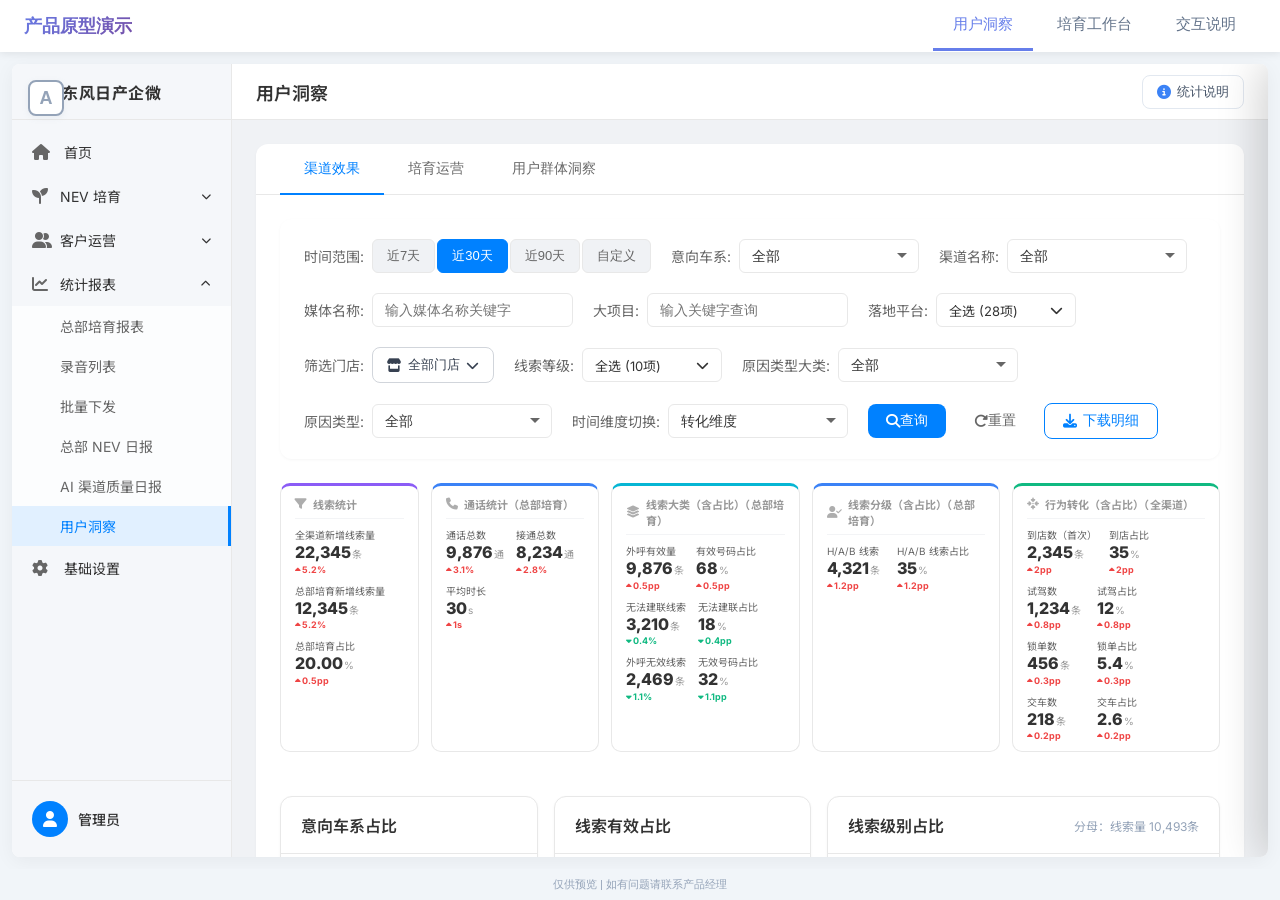
<file: main.html>
<!DOCTYPE html>
<html lang="zh-CN">

<head>
    <meta charset="UTF-8">
    <meta name="viewport" content="width=device-width, initial-scale=1.0">
    <title>产品原型演示</title>
    <link rel="stylesheet" href="assets/css/main.css">
</head>

<body>
    <div class="navbar">
        <div class="nav-content">
            <div class="logo">产品原型演示</div>
            <div class="tabs" id="tabsContainer"></div>
        </div>
    </div>

    <div class="content-area">
        <iframe class="prototype-frame" id="prototypeFrame" title="原型展示"></iframe>
    </div>

    <footer>仅供预览 | 如有问题请联系产品经理</footer>

    <script src="js/pages/main.js"></script>

</body>

</html>
</file>
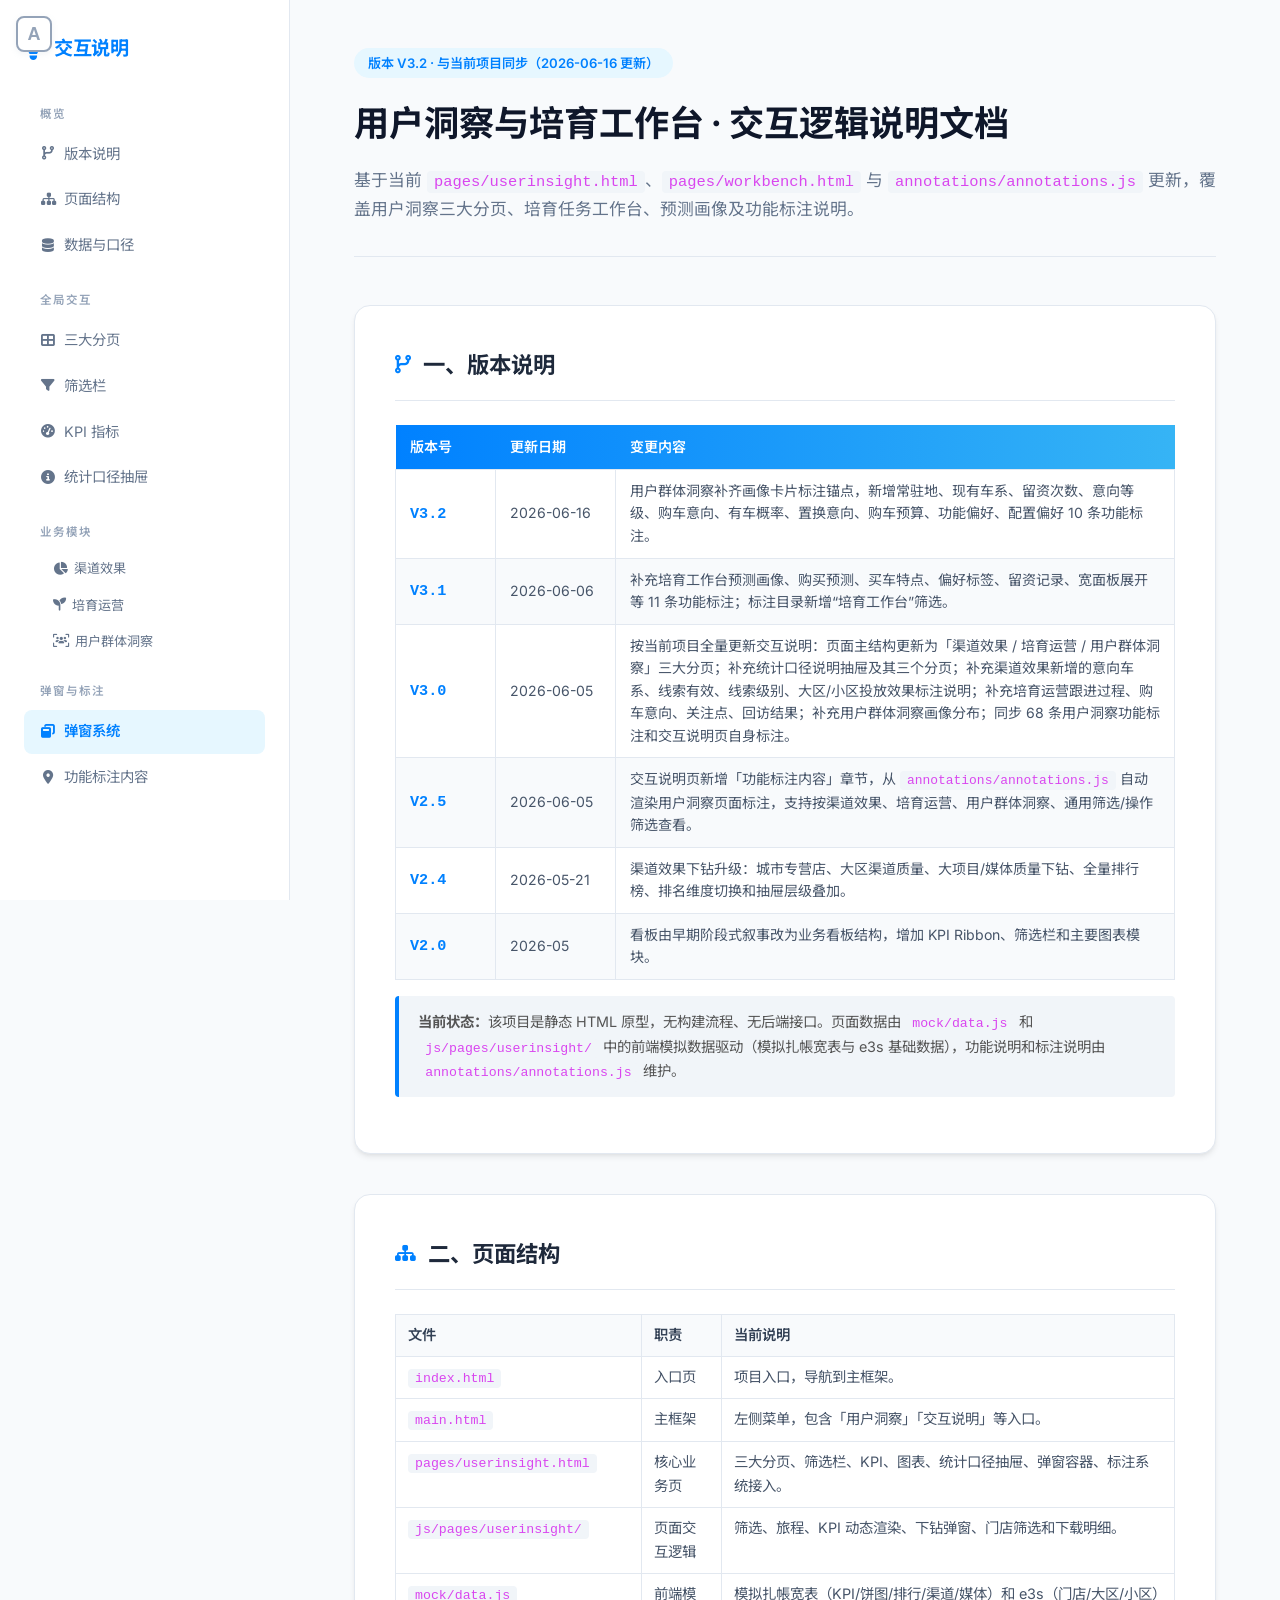
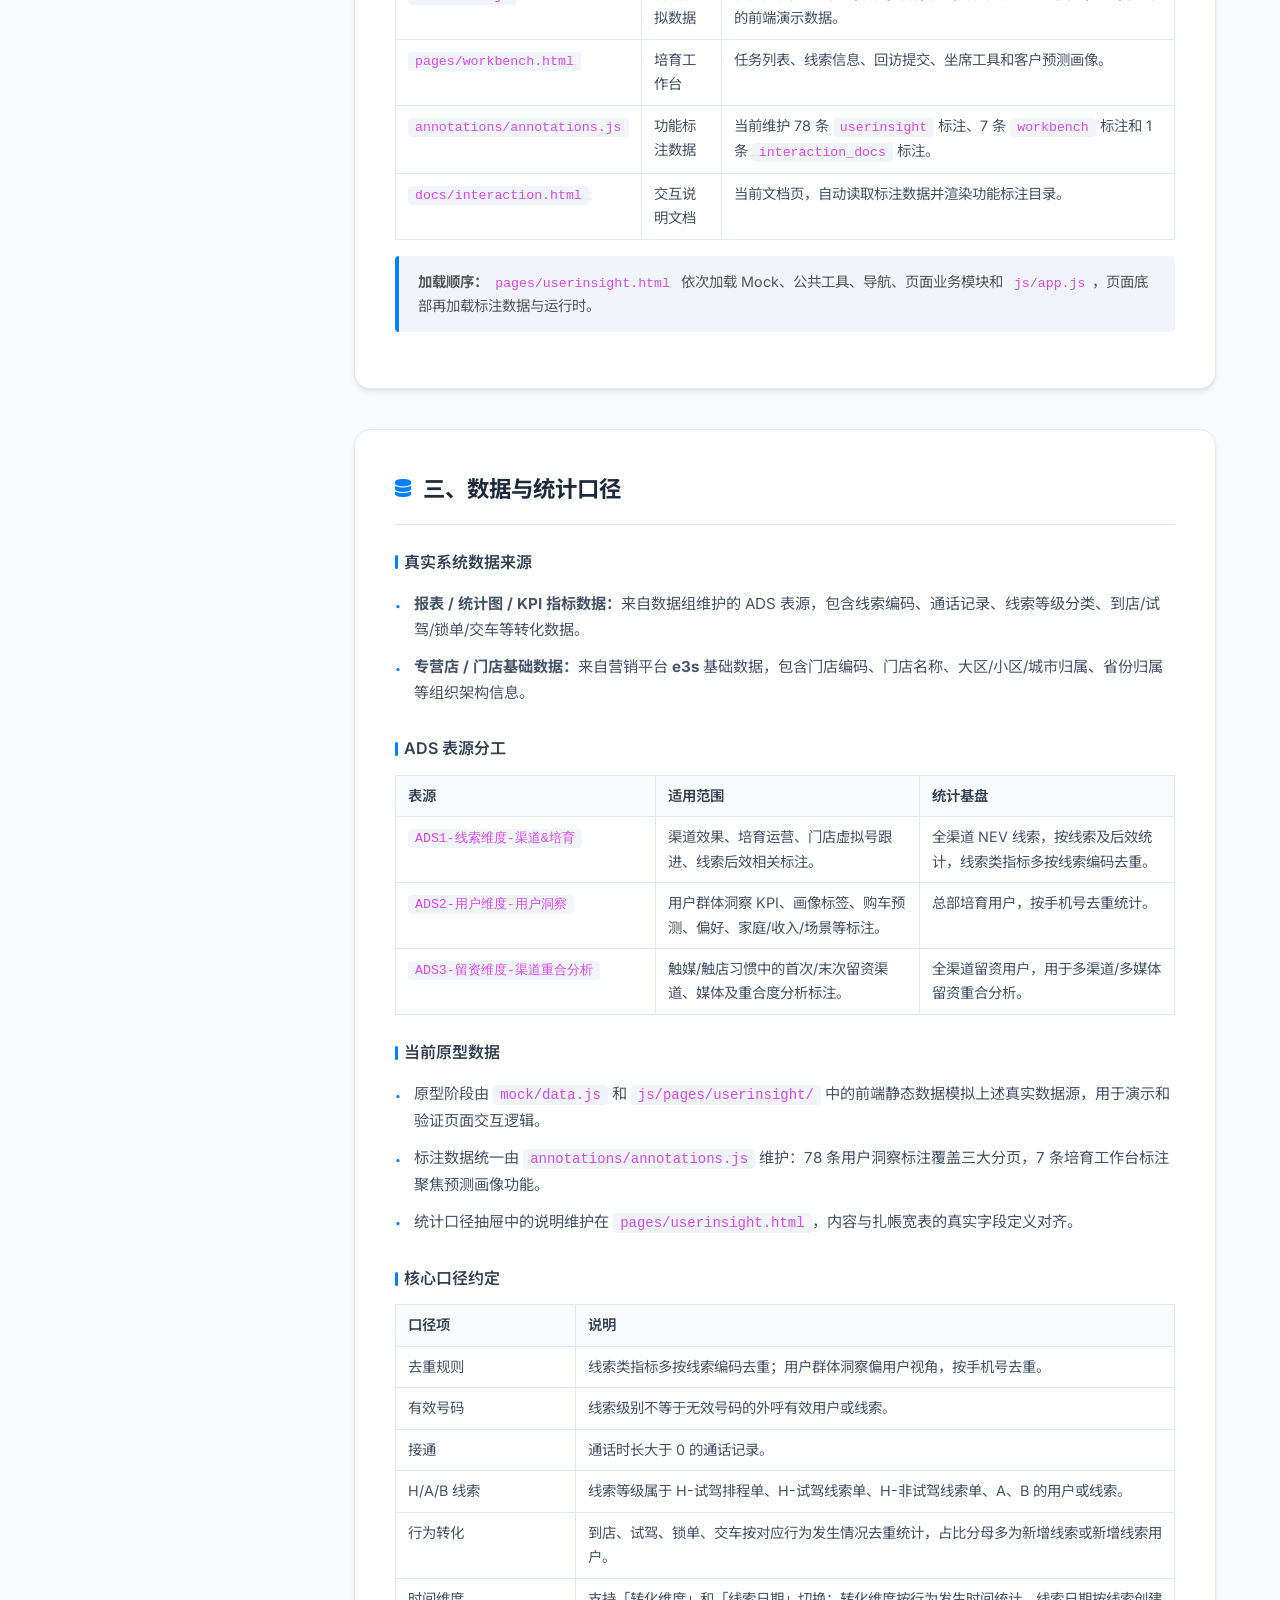
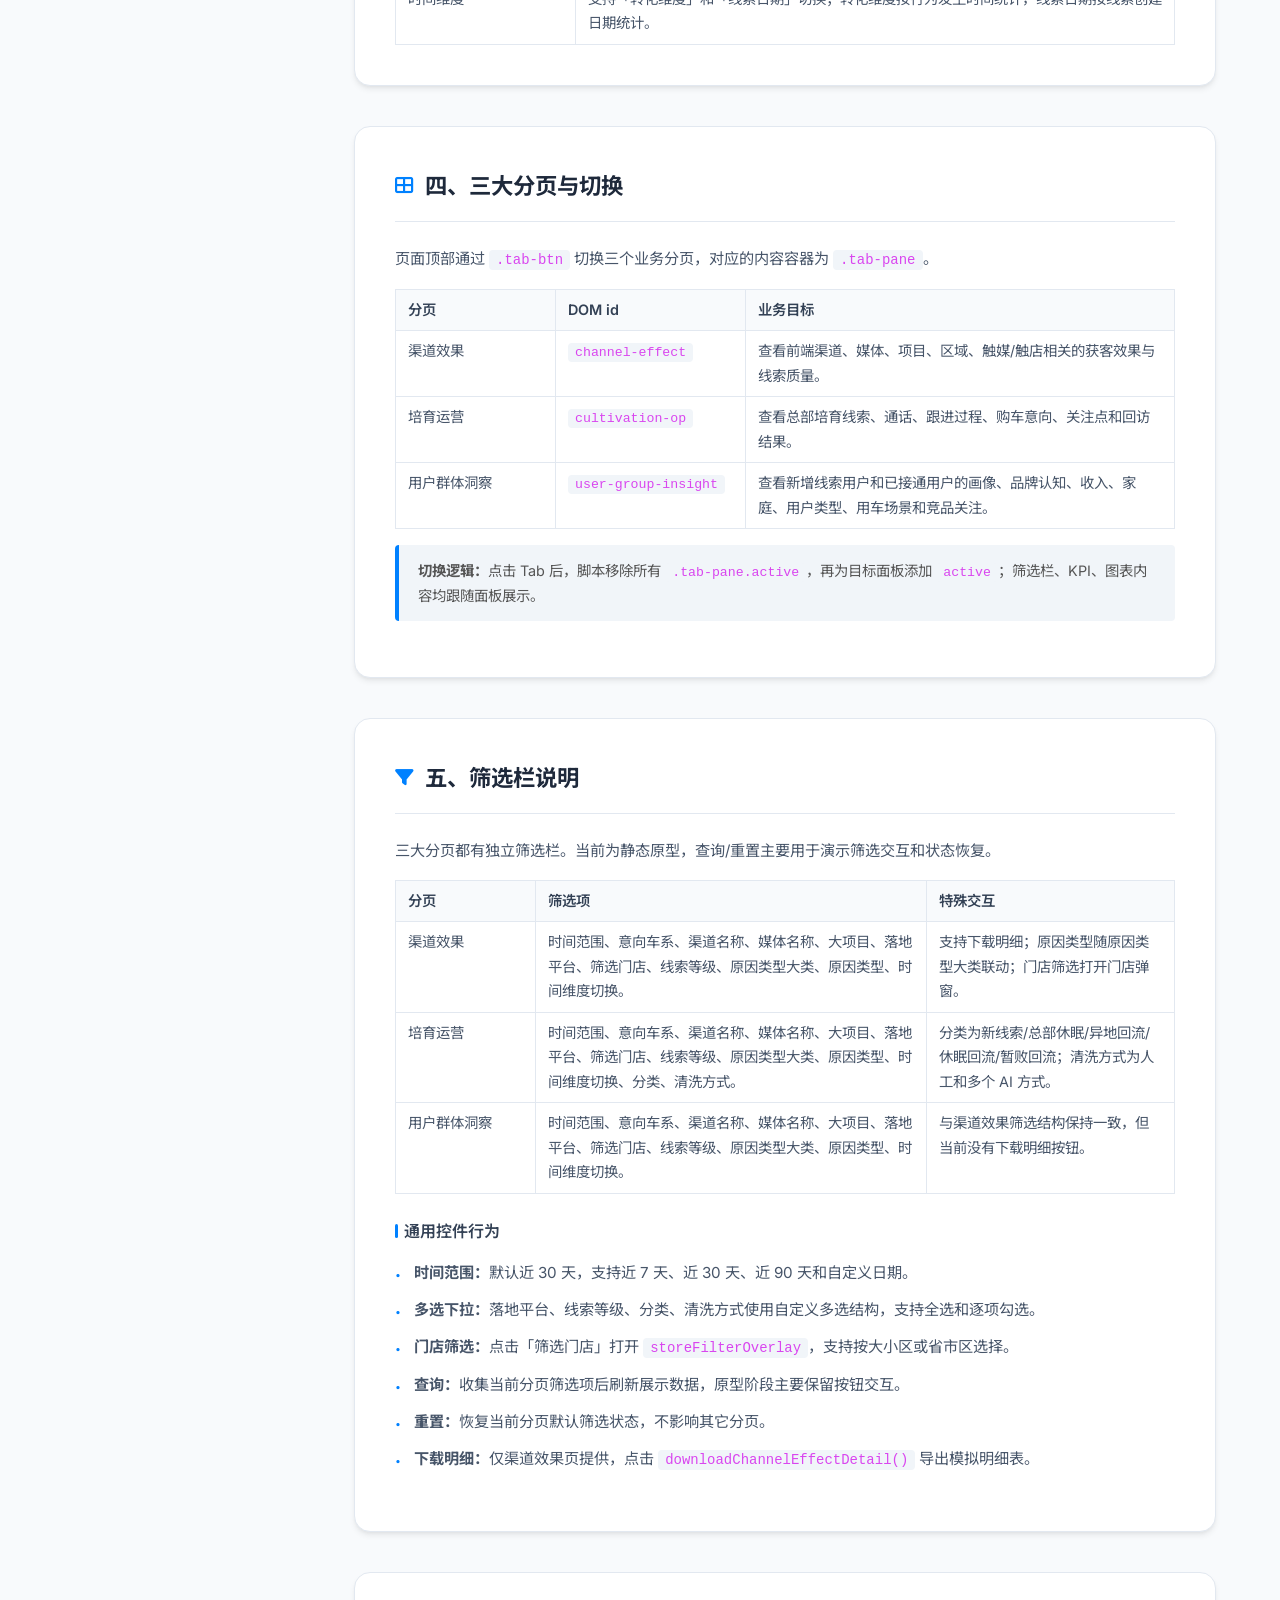
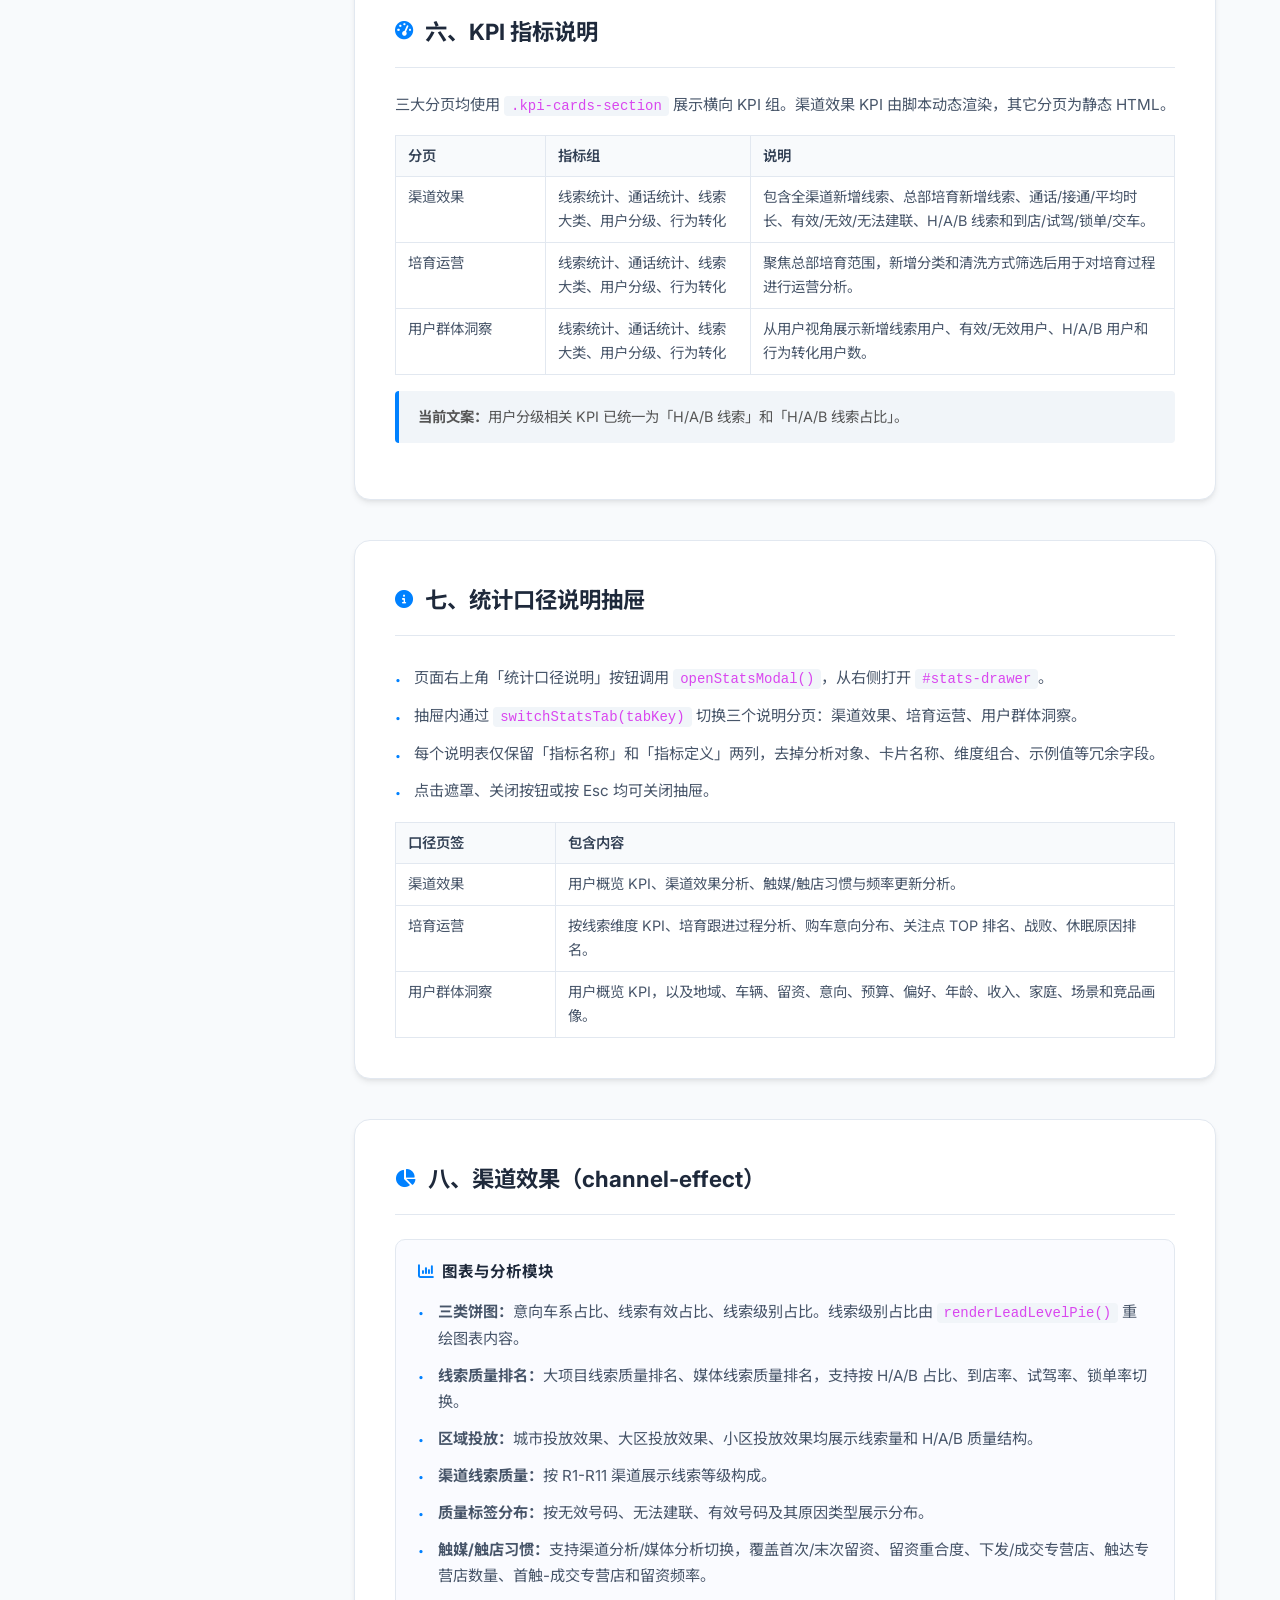
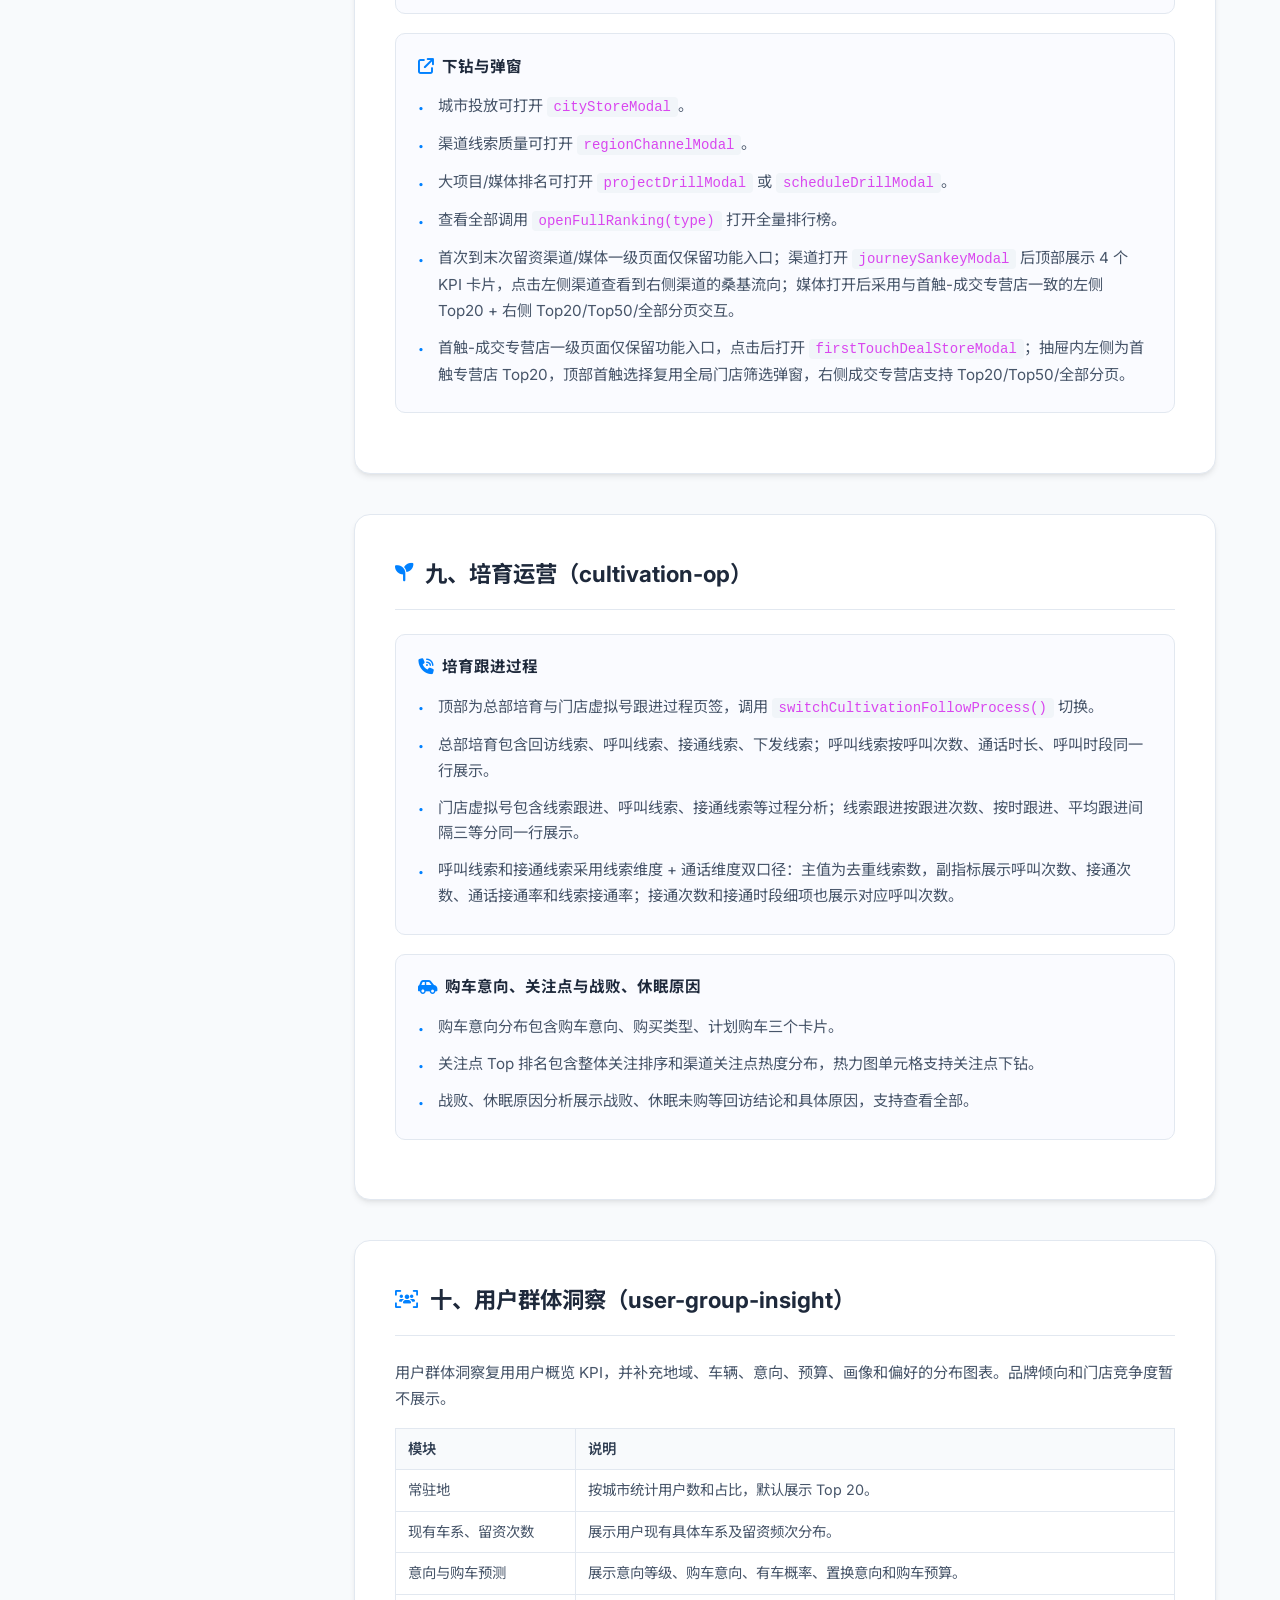
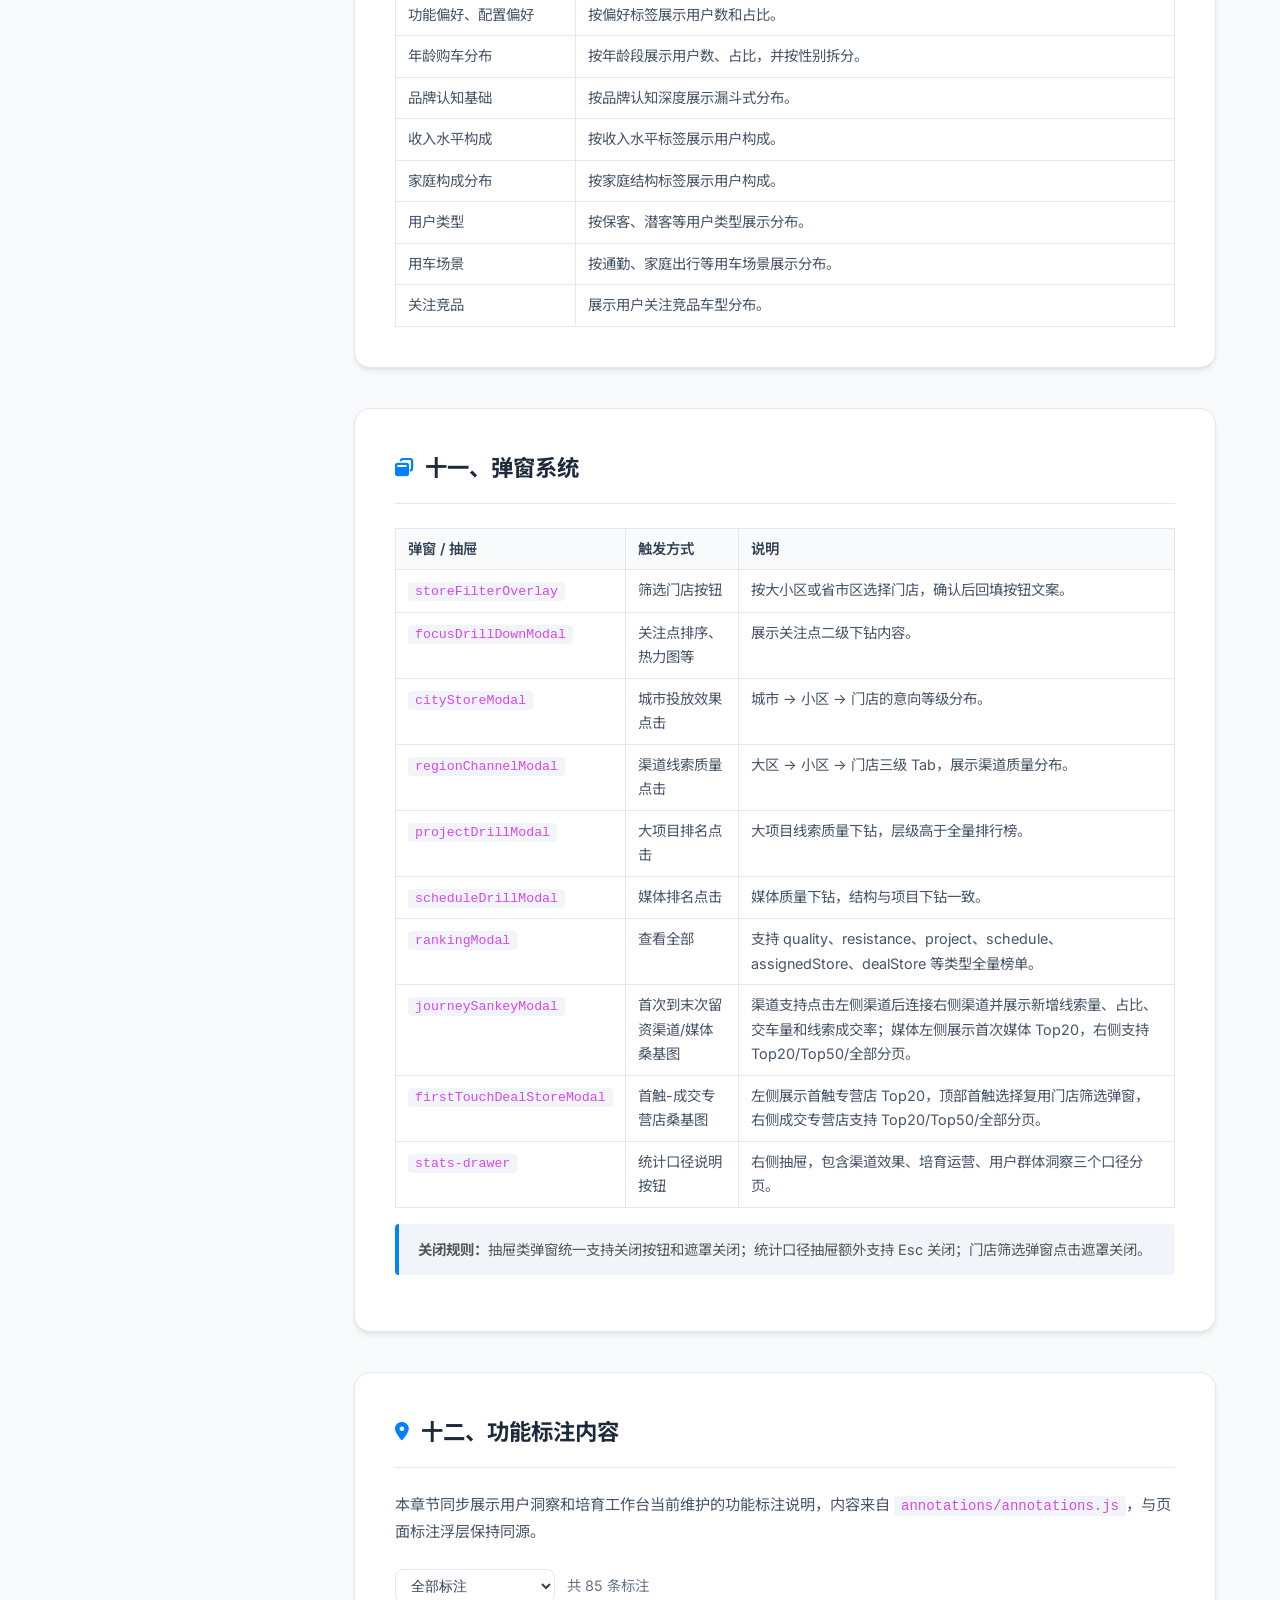
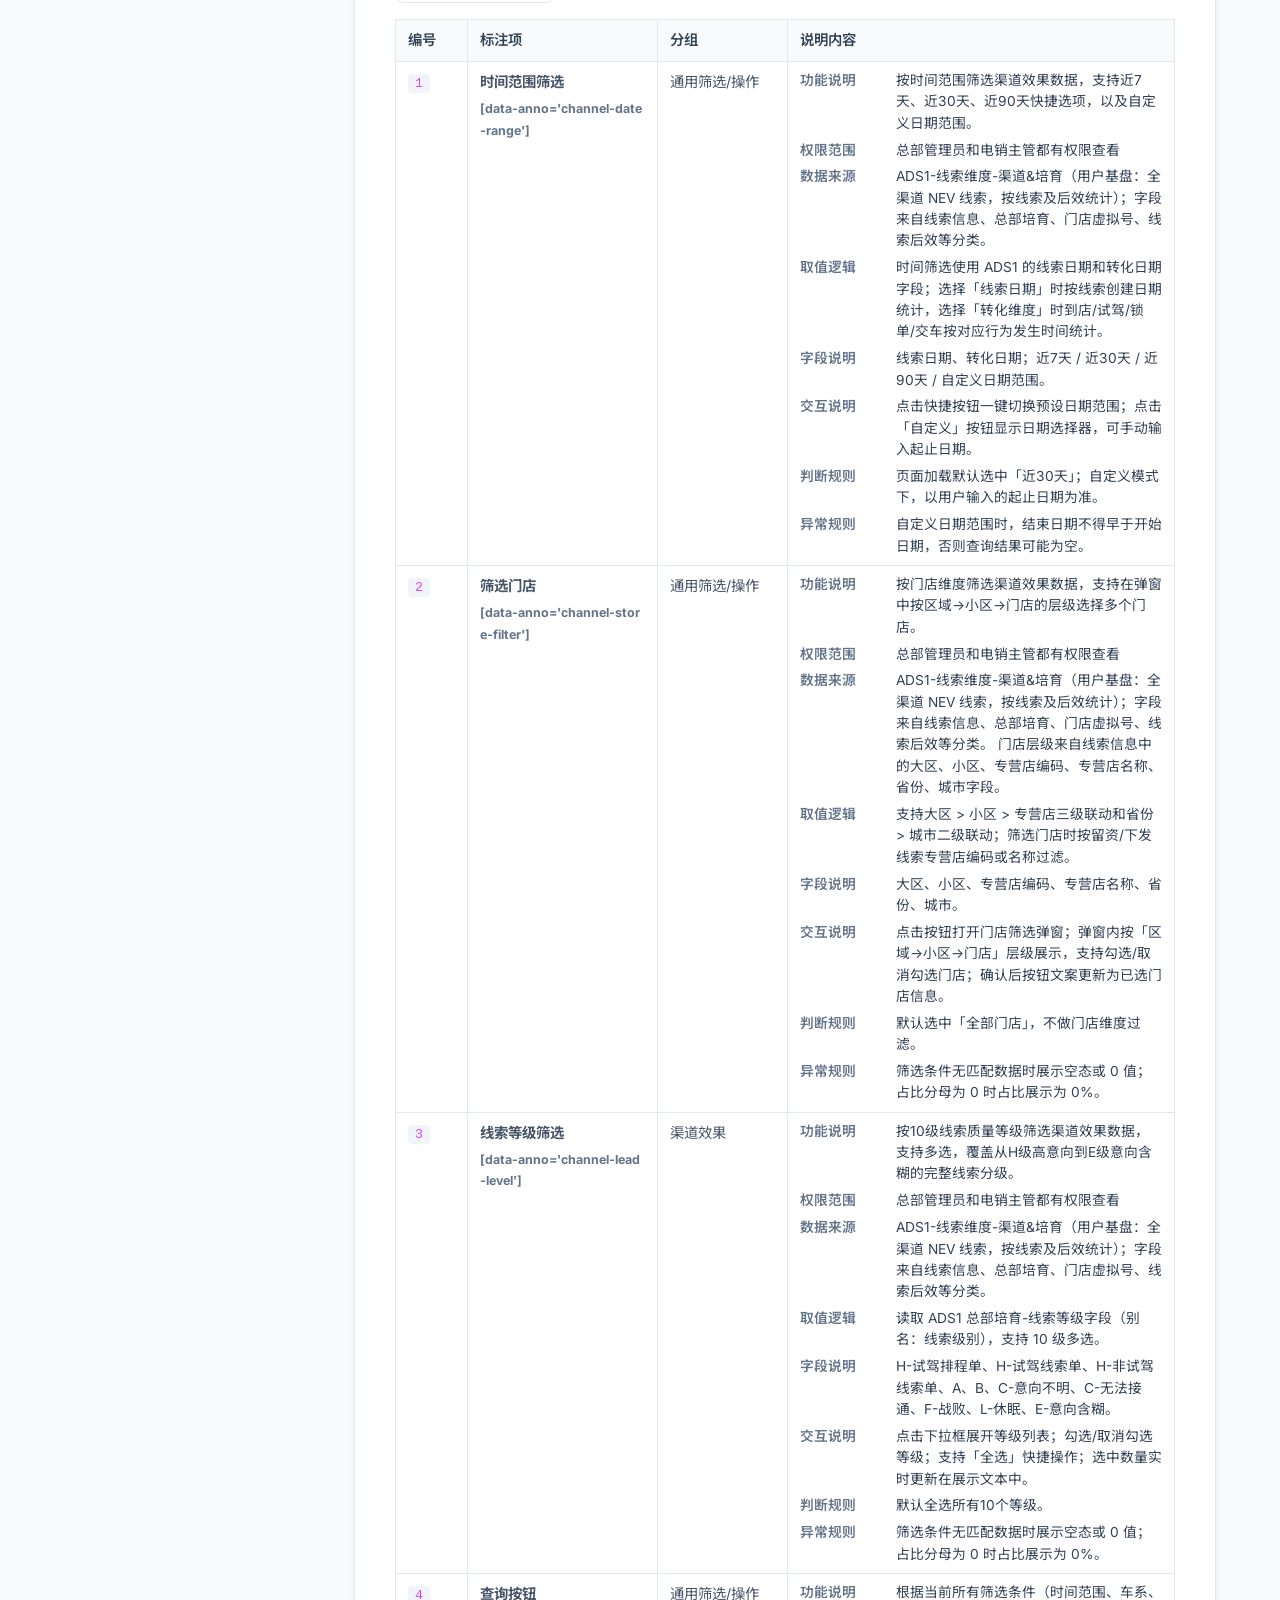
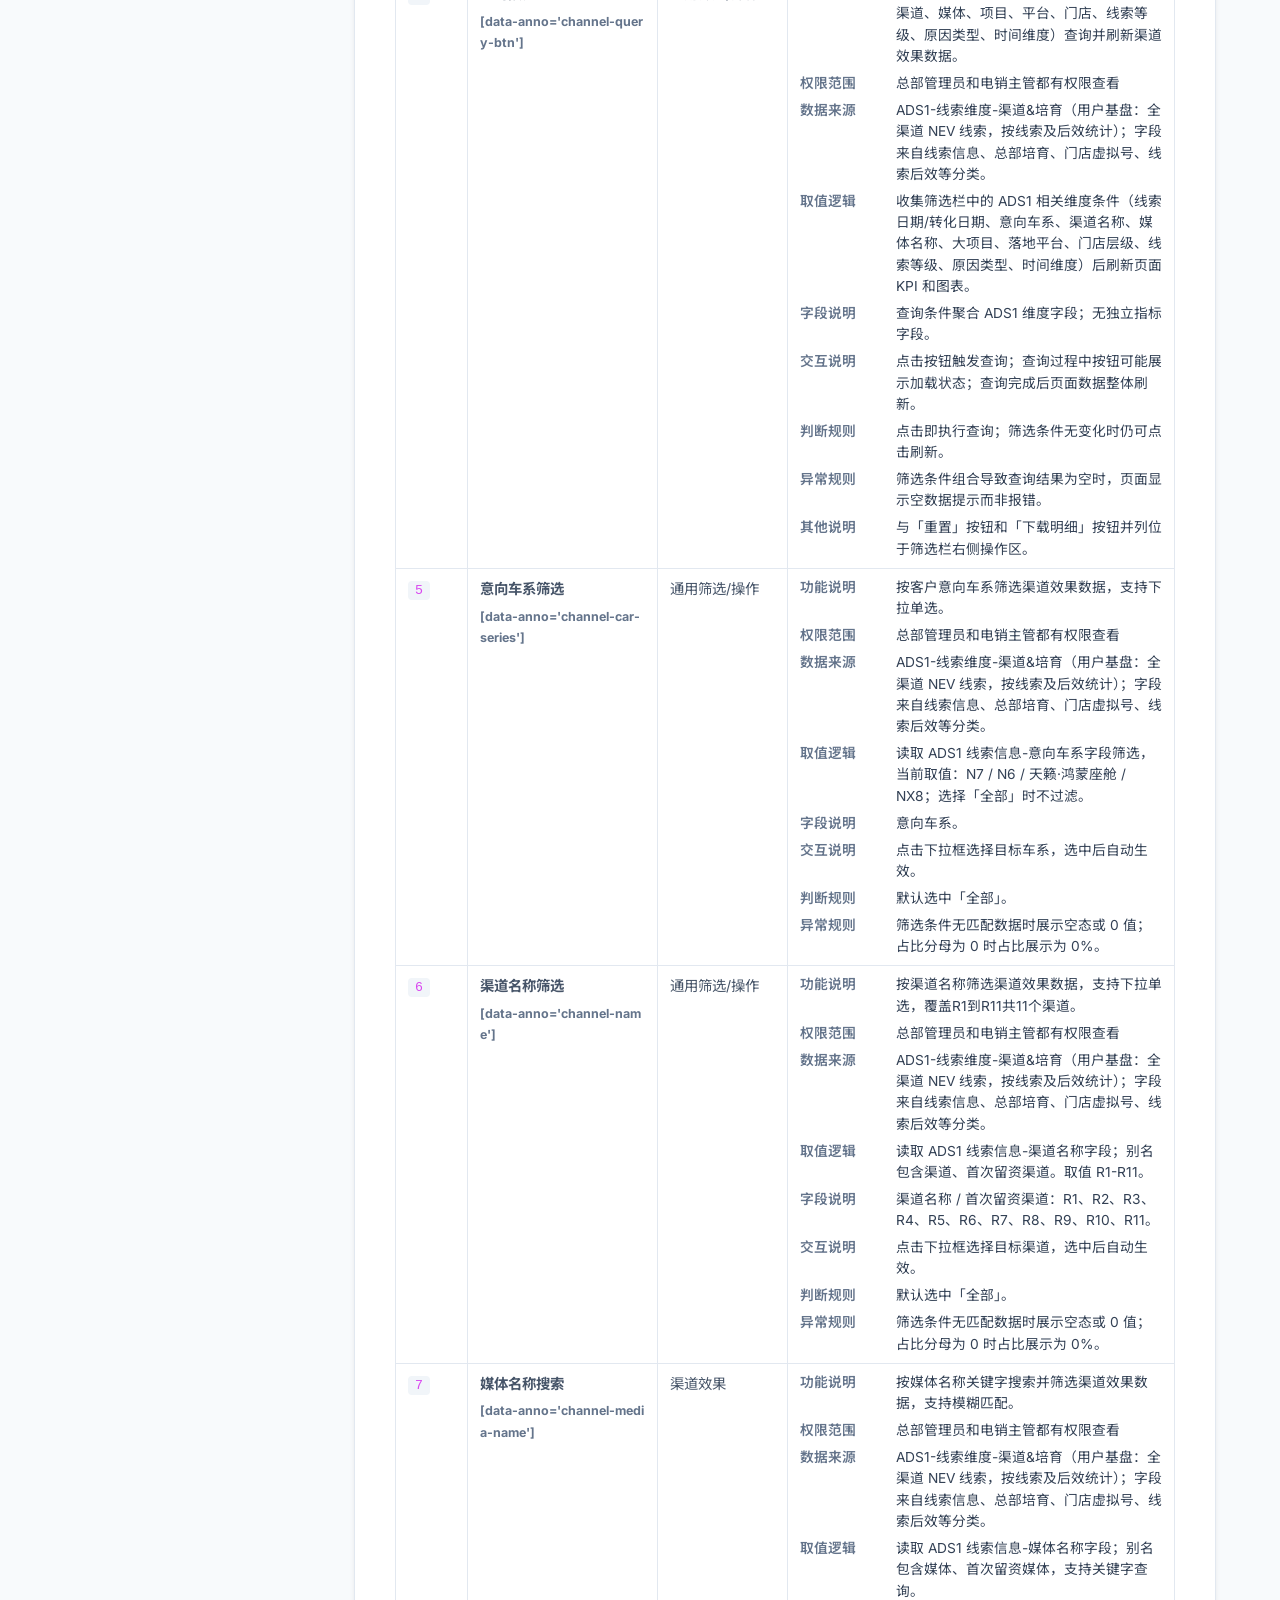
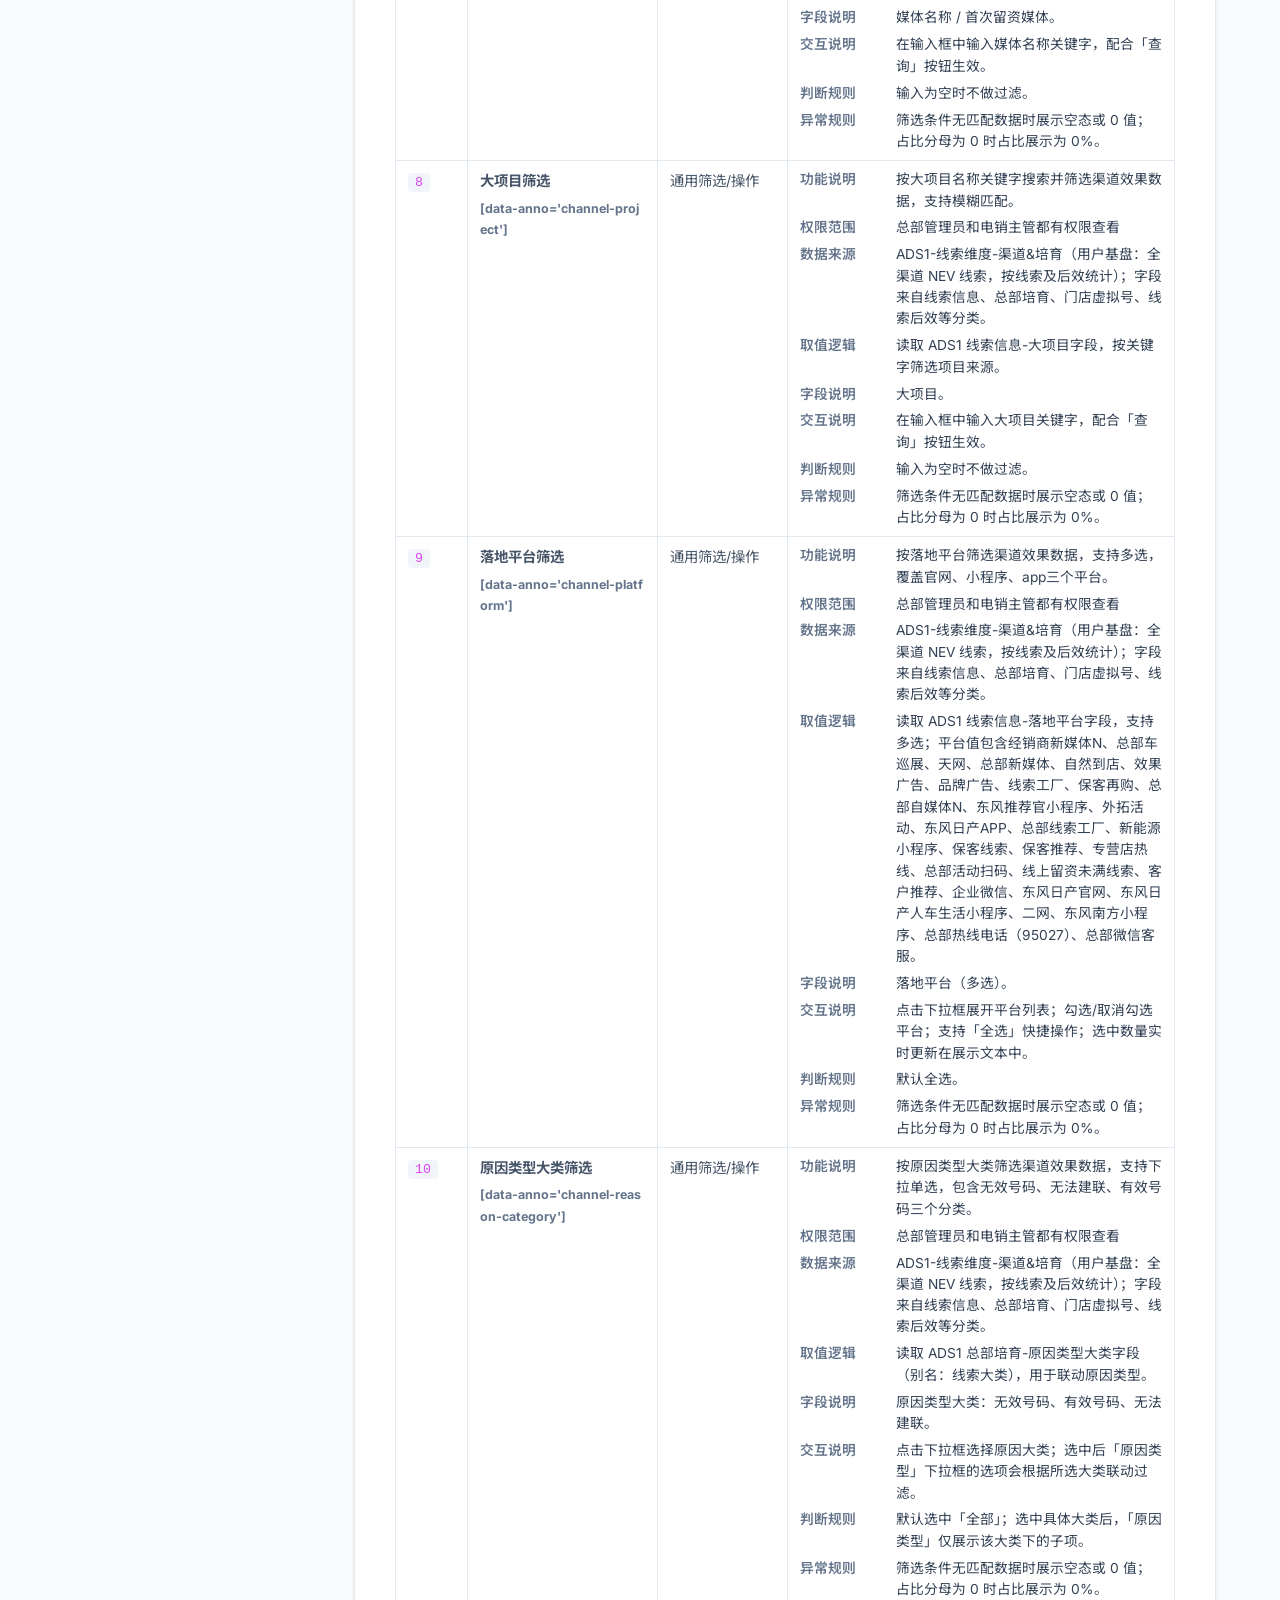
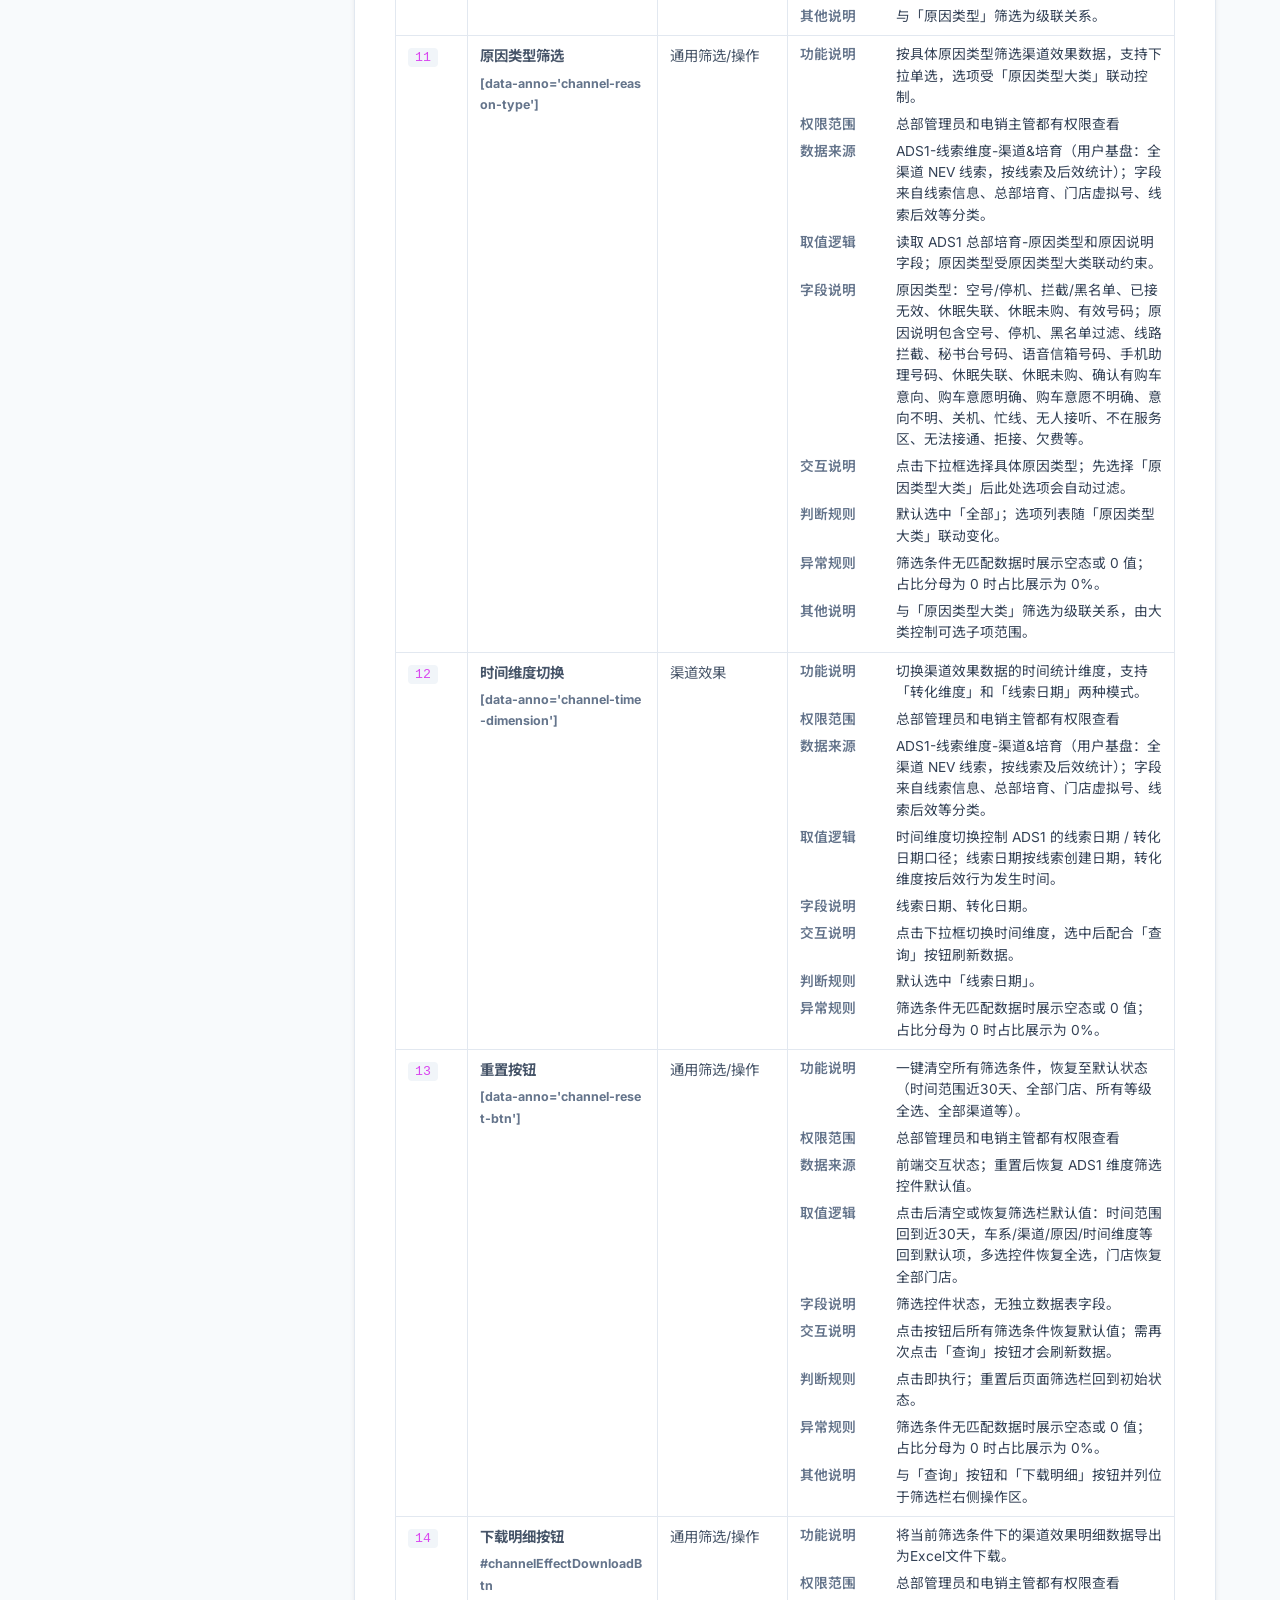
<file: docs/interaction.html>
<!DOCTYPE html>
<html lang="zh-CN">
<head>
    <meta charset="UTF-8">
    <meta name="viewport" content="width=device-width, initial-scale=1.0">
    <title>用户洞察与培育工作台 · 交互逻辑说明文档</title>
    <link href="https://fonts.googleapis.com/css2?family=Inter:wght@400;500;600;700&family=Noto+Sans+SC:wght@300;400;500;700&display=swap" rel="stylesheet">
    <link rel="stylesheet" href="https://cdnjs.cloudflare.com/ajax/libs/font-awesome/6.4.0/css/all.min.css">
    <link rel="stylesheet" href="../assets/css/interaction.css">
</head>
<body>
    <!-- Sidebar -->
    <aside class="doc-sidebar">
        <div class="doc-logo">
            <i class="fa-solid fa-lightbulb"></i>
            <span>交互说明</span>
        </div>

        <div class="nav-section-label">概览</div>
        <nav>
            <ul class="nav-list">
                <li><a href="#section-version" class="nav-link"><i class="fa-solid fa-code-branch"></i><span>版本说明</span></a></li>
                <li><a href="#section-architecture" class="nav-link"><i class="fa-solid fa-sitemap"></i><span>页面结构</span></a></li>
                <li><a href="#section-datasource" class="nav-link"><i class="fa-solid fa-database"></i><span>数据与口径</span></a></li>
            </ul>
        </nav>

        <div class="nav-section-label">全局交互</div>
        <nav>
            <ul class="nav-list">
                <li><a href="#section-tabs" class="nav-link"><i class="fa-solid fa-table-cells-large"></i><span>三大分页</span></a></li>
                <li><a href="#section-filter" class="nav-link"><i class="fa-solid fa-filter"></i><span>筛选栏</span></a></li>
                <li><a href="#section-metrics" class="nav-link"><i class="fa-solid fa-gauge-high"></i><span>KPI 指标</span></a></li>
                <li><a href="#section-stats" class="nav-link"><i class="fa-solid fa-circle-info"></i><span>统计口径抽屉</span></a></li>
            </ul>
        </nav>

        <div class="nav-section-label">业务模块</div>
        <nav>
            <ul class="nav-sub-list">
                <li><a href="#board-channel" class="nav-sub-link"><i class="fa-solid fa-chart-pie"></i><span>渠道效果</span></a></li>
                <li><a href="#board-cultivation" class="nav-sub-link"><i class="fa-solid fa-seedling"></i><span>培育运营</span></a></li>
                <li><a href="#board-insight" class="nav-sub-link"><i class="fa-solid fa-users-viewfinder"></i><span>用户群体洞察</span></a></li>
            </ul>
        </nav>

        <div class="nav-section-label">弹窗与标注</div>
        <nav>
            <ul class="nav-list">
                <li><a href="#section-modals" class="nav-link"><i class="fa-solid fa-window-restore"></i><span>弹窗系统</span></a></li>
                <li><a href="#section-annotations" class="nav-link"><i class="fa-solid fa-location-dot"></i><span>功能标注内容</span></a></li>
            </ul>
        </nav>
    </aside>

    <!-- Main Content -->
    <main class="doc-main">
        <header class="doc-header" id="intro">
            <span class="doc-tag">版本 V3.2 · 与当前项目同步（2026-06-16 更新）</span>
            <h1 class="doc-title">用户洞察与培育工作台 · 交互逻辑说明文档</h1>
            <p class="doc-subtitle">基于当前 <code>pages/userinsight.html</code>、<code>pages/workbench.html</code> 与 <code>annotations/annotations.js</code> 更新，覆盖用户洞察三大分页、培育任务工作台、预测画像及功能标注说明。</p>
        </header>

        <!-- ===================== 一、版本说明 ===================== -->
        <section class="section" id="section-version">
            <h2 class="section-title"><i class="fa-solid fa-code-branch"></i>一、版本说明</h2>
            <table class="version-table">
                <thead>
                    <tr><th style="width:100px;">版本号</th><th style="width:120px;">更新日期</th><th>变更内容</th></tr>
                </thead>
                <tbody>
                    <tr>
                        <td class="ver-num">V3.2</td>
                        <td>2026-06-16</td>
                        <td>用户群体洞察补齐画像卡片标注锚点，新增常驻地、现有车系、留资次数、意向等级、购车意向、有车概率、置换意向、购车预算、功能偏好、配置偏好 10 条功能标注。</td>
                    </tr>
                    <tr>
                        <td class="ver-num">V3.1</td>
                        <td>2026-06-06</td>
                        <td>补充培育工作台预测画像、购买预测、买车特点、偏好标签、留资记录、宽面板展开等 11 条功能标注；标注目录新增“培育工作台”筛选。</td>
                    </tr>
                    <tr>
                        <td class="ver-num">V3.0</td>
                        <td>2026-06-05</td>
                        <td>按当前项目全量更新交互说明：页面主结构更新为「渠道效果 / 培育运营 / 用户群体洞察」三大分页；补充统计口径说明抽屉及其三个分页；补充渠道效果新增的意向车系、线索有效、线索级别、大区/小区投放效果标注说明；补充培育运营跟进过程、购车意向、关注点、回访结果；补充用户群体洞察画像分布；同步 68 条用户洞察功能标注和交互说明页自身标注。</td>
                    </tr>
                    <tr>
                        <td class="ver-num">V2.5</td>
                        <td>2026-06-05</td>
                        <td>交互说明页新增「功能标注内容」章节，从 <code>annotations/annotations.js</code> 自动渲染用户洞察页面标注，支持按渠道效果、培育运营、用户群体洞察、通用筛选/操作筛选查看。</td>
                    </tr>
                    <tr>
                        <td class="ver-num">V2.4</td>
                        <td>2026-05-21</td>
                        <td>渠道效果下钻升级：城市专营店、大区渠道质量、大项目/媒体质量下钻、全量排行榜、排名维度切换和抽屉层级叠加。</td>
                    </tr>
                    <tr>
                        <td class="ver-num">V2.0</td>
                        <td>2026-05</td>
                        <td>看板由早期阶段式叙事改为业务看板结构，增加 KPI Ribbon、筛选栏和主要图表模块。</td>
                    </tr>
                </tbody>
            </table>
            <div class="highlight-box" style="margin-top:1rem;">
                <strong>当前状态：</strong>该项目是静态 HTML 原型，无构建流程、无后端接口。页面数据由 <code>mock/data.js</code> 和 <code>js/pages/userinsight/</code> 中的前端模拟数据驱动（模拟扎帳宽表与 e3s 基础数据），功能说明和标注说明由 <code>annotations/annotations.js</code> 维护。
            </div>
        </section>

        <!-- ===================== 二、页面结构 ===================== -->
        <section class="section" id="section-architecture">
            <h2 class="section-title"><i class="fa-solid fa-sitemap"></i>二、页面结构</h2>
            <table class="flow-table">
                <thead><tr><th style="width:180px;">文件</th><th>职责</th><th>当前说明</th></tr></thead>
                <tbody>
                    <tr><td><code>index.html</code></td><td>入口页</td><td>项目入口，导航到主框架。</td></tr>
                    <tr><td><code>main.html</code></td><td>主框架</td><td>左侧菜单，包含「用户洞察」「交互说明」等入口。</td></tr>
                    <tr><td><code>pages/userinsight.html</code></td><td>核心业务页</td><td>三大分页、筛选栏、KPI、图表、统计口径抽屉、弹窗容器、标注系统接入。</td></tr>
                    <tr><td><code>js/pages/userinsight/</code></td><td>页面交互逻辑</td><td>筛选、旅程、KPI 动态渲染、下钻弹窗、门店筛选和下载明细。</td></tr>
                    <tr><td><code>mock/data.js</code></td><td>前端模拟数据</td><td>模拟扎帳宽表（KPI/饼图/排行/渠道/媒体）和 e3s（门店/大区/小区）的前端演示数据。</td></tr>
                    <tr><td><code>pages/workbench.html</code></td><td>培育工作台</td><td>任务列表、线索信息、回访提交、坐席工具和客户预测画像。</td></tr>
                    <tr><td><code>annotations/annotations.js</code></td><td>功能标注数据</td><td>当前维护 78 条 <code>userinsight</code> 标注、7 条 <code>workbench</code> 标注和 1 条 <code>interaction_docs</code> 标注。</td></tr>
                    <tr><td><code>docs/interaction.html</code></td><td>交互说明文档</td><td>当前文档页，自动读取标注数据并渲染功能标注目录。</td></tr>
                </tbody>
            </table>
            <div class="highlight-box">
                <strong>加载顺序：</strong><code>pages/userinsight.html</code> 依次加载 Mock、公共工具、导航、页面业务模块和 <code>js/app.js</code>，页面底部再加载标注数据与运行时。
            </div>
        </section>

        <!-- ===================== 三、数据与统计口径 ===================== -->
        <section class="section" id="section-datasource">
            <h2 class="section-title"><i class="fa-solid fa-database"></i>三、数据与统计口径</h2>
            <h3 class="sub-title">真实系统数据来源</h3>
            <ul class="item-list">
                <li><strong>报表 / 统计图 / KPI 指标数据：</strong>来自数据组维护的 ADS 表源，包含线索编码、通话记录、线索等级分类、到店/试驾/锁单/交车等转化数据。</li>
                <li><strong>专营店 / 门店基础数据：</strong>来自营销平台 <strong>e3s</strong> 基础数据，包含门店编码、门店名称、大区/小区/城市归属、省份归属等组织架构信息。</li>
            </ul>
            <h3 class="sub-title">ADS 表源分工</h3>
            <table class="flow-table">
                <thead><tr><th style="width:260px;">表源</th><th>适用范围</th><th>统计基盘</th></tr></thead>
                <tbody>
                    <tr><td><code>ADS1-线索维度-渠道&培育</code></td><td>渠道效果、培育运营、门店虚拟号跟进、线索后效相关标注。</td><td>全渠道 NEV 线索，按线索及后效统计，线索类指标多按线索编码去重。</td></tr>
                    <tr><td><code>ADS2-用户维度-用户洞察</code></td><td>用户群体洞察 KPI、画像标签、购车预测、偏好、家庭/收入/场景等标注。</td><td>总部培育用户，按手机号去重统计。</td></tr>
                    <tr><td><code>ADS3-留资维度-渠道重合分析</code></td><td>触媒/触店习惯中的首次/末次留资渠道、媒体及重合度分析标注。</td><td>全渠道留资用户，用于多渠道/多媒体留资重合分析。</td></tr>
                </tbody>
            </table>
            <h3 class="sub-title">当前原型数据</h3>
            <ul class="item-list">
                <li>原型阶段由 <code>mock/data.js</code> 和 <code>js/pages/userinsight/</code> 中的前端静态数据模拟上述真实数据源，用于演示和验证页面交互逻辑。</li>
                <li>标注数据统一由 <code>annotations/annotations.js</code> 维护：78 条用户洞察标注覆盖三大分页，7 条培育工作台标注聚焦预测画像功能。</li>
                <li>统计口径抽屉中的说明维护在 <code>pages/userinsight.html</code>，内容与扎帳宽表的真实字段定义对齐。</li>
            </ul>
            <h3 class="sub-title">核心口径约定</h3>
            <table class="flow-table">
                <thead><tr><th style="width:180px;">口径项</th><th>说明</th></tr></thead>
                <tbody>
                    <tr><td>去重规则</td><td>线索类指标多按线索编码去重；用户群体洞察偏用户视角，按手机号去重。</td></tr>
                    <tr><td>有效号码</td><td>线索级别不等于无效号码的外呼有效用户或线索。</td></tr>
                    <tr><td>接通</td><td>通话时长大于 0 的通话记录。</td></tr>
                    <tr><td>H/A/B 线索</td><td>线索等级属于 H-试驾排程单、H-试驾线索单、H-非试驾线索单、A、B 的用户或线索。</td></tr>
                    <tr><td>行为转化</td><td>到店、试驾、锁单、交车按对应行为发生情况去重统计，占比分母多为新增线索或新增线索用户。</td></tr>
                    <tr><td>时间维度</td><td>支持「转化维度」和「线索日期」切换；转化维度按行为发生时间统计，线索日期按线索创建日期统计。</td></tr>
                </tbody>
            </table>
        </section>

        <!-- ===================== 四、三大分页 ===================== -->
        <section class="section" id="section-tabs">
            <h2 class="section-title"><i class="fa-solid fa-table-cells-large"></i>四、三大分页与切换</h2>
            <p style="color:#475569; font-size:0.95rem; margin-bottom:1rem;">页面顶部通过 <code>.tab-btn</code> 切换三个业务分页，对应的内容容器为 <code>.tab-pane</code>。</p>
            <table class="flow-table">
                <thead><tr><th style="width:160px;">分页</th><th style="width:190px;">DOM id</th><th>业务目标</th></tr></thead>
                <tbody>
                    <tr><td>渠道效果</td><td><code>channel-effect</code></td><td>查看前端渠道、媒体、项目、区域、触媒/触店相关的获客效果与线索质量。</td></tr>
                    <tr><td>培育运营</td><td><code>cultivation-op</code></td><td>查看总部培育线索、通话、跟进过程、购车意向、关注点和回访结果。</td></tr>
                    <tr><td>用户群体洞察</td><td><code>user-group-insight</code></td><td>查看新增线索用户和已接通用户的画像、品牌认知、收入、家庭、用户类型、用车场景和竞品关注。</td></tr>
                </tbody>
            </table>
            <div class="highlight-box"><strong>切换逻辑：</strong>点击 Tab 后，脚本移除所有 <code>.tab-pane.active</code>，再为目标面板添加 <code>active</code>；筛选栏、KPI、图表内容均跟随面板展示。</div>
        </section>

        <!-- ===================== 五、筛选栏说明 ===================== -->
        <section class="section" id="section-filter">
            <h2 class="section-title"><i class="fa-solid fa-filter"></i>五、筛选栏说明</h2>
            <p style="color:#475569; font-size:0.95rem; margin-bottom:1rem;">三大分页都有独立筛选栏。当前为静态原型，查询/重置主要用于演示筛选交互和状态恢复。</p>
            <table class="flow-table">
                <thead><tr><th style="width:140px;">分页</th><th>筛选项</th><th>特殊交互</th></tr></thead>
                <tbody>
                    <tr><td>渠道效果</td><td>时间范围、意向车系、渠道名称、媒体名称、大项目、落地平台、筛选门店、线索等级、原因类型大类、原因类型、时间维度切换。</td><td>支持下载明细；原因类型随原因类型大类联动；门店筛选打开门店弹窗。</td></tr>
                    <tr><td>培育运营</td><td>时间范围、意向车系、渠道名称、媒体名称、大项目、落地平台、筛选门店、线索等级、原因类型大类、原因类型、时间维度切换、分类、清洗方式。</td><td>分类为新线索/总部休眠/异地回流/休眠回流/暂败回流；清洗方式为人工和多个 AI 方式。</td></tr>
                    <tr><td>用户群体洞察</td><td>时间范围、意向车系、渠道名称、媒体名称、大项目、落地平台、筛选门店、线索等级、原因类型大类、原因类型、时间维度切换。</td><td>与渠道效果筛选结构保持一致，但当前没有下载明细按钮。</td></tr>
                </tbody>
            </table>
            <h3 class="sub-title">通用控件行为</h3>
            <ul class="item-list">
                <li><strong>时间范围：</strong>默认近 30 天，支持近 7 天、近 30 天、近 90 天和自定义日期。</li>
                <li><strong>多选下拉：</strong>落地平台、线索等级、分类、清洗方式使用自定义多选结构，支持全选和逐项勾选。</li>
                <li><strong>门店筛选：</strong>点击「筛选门店」打开 <code>storeFilterOverlay</code>，支持按大小区或省市区选择。</li>
                <li><strong>查询：</strong>收集当前分页筛选项后刷新展示数据，原型阶段主要保留按钮交互。</li>
                <li><strong>重置：</strong>恢复当前分页默认筛选状态，不影响其它分页。</li>
                <li><strong>下载明细：</strong>仅渠道效果页提供，点击 <code>downloadChannelEffectDetail()</code> 导出模拟明细表。</li>
            </ul>
        </section>

        <!-- ===================== 六、KPI 指标 ===================== -->
        <section class="section" id="section-metrics">
            <h2 class="section-title"><i class="fa-solid fa-gauge-high"></i>六、KPI 指标说明</h2>
            <p style="color:#475569; font-size:0.95rem; margin-bottom:1rem;">三大分页均使用 <code>.kpi-cards-section</code> 展示横向 KPI 组。渠道效果 KPI 由脚本动态渲染，其它分页为静态 HTML。</p>
            <table class="flow-table">
                <thead><tr><th style="width:150px;">分页</th><th>指标组</th><th>说明</th></tr></thead>
                <tbody>
                    <tr><td>渠道效果</td><td>线索统计、通话统计、线索大类、用户分级、行为转化</td><td>包含全渠道新增线索、总部培育新增线索、通话/接通/平均时长、有效/无效/无法建联、H/A/B 线索和到店/试驾/锁单/交车。</td></tr>
                    <tr><td>培育运营</td><td>线索统计、通话统计、线索大类、用户分级、行为转化</td><td>聚焦总部培育范围，新增分类和清洗方式筛选后用于对培育过程进行运营分析。</td></tr>
                    <tr><td>用户群体洞察</td><td>线索统计、通话统计、线索大类、用户分级、行为转化</td><td>从用户视角展示新增线索用户、有效/无效用户、H/A/B 用户和行为转化用户数。</td></tr>
                </tbody>
            </table>
            <div class="highlight-box"><strong>当前文案：</strong>用户分级相关 KPI 已统一为「H/A/B 线索」和「H/A/B 线索占比」。</div>
        </section>

        <!-- ===================== 七、统计口径抽屉 ===================== -->
        <section class="section" id="section-stats">
            <h2 class="section-title"><i class="fa-solid fa-circle-info"></i>七、统计口径说明抽屉</h2>
            <ul class="item-list">
                <li>页面右上角「统计口径说明」按钮调用 <code>openStatsModal()</code>，从右侧打开 <code>#stats-drawer</code>。</li>
                <li>抽屉内通过 <code>switchStatsTab(tabKey)</code> 切换三个说明分页：渠道效果、培育运营、用户群体洞察。</li>
                <li>每个说明表仅保留「指标名称」和「指标定义」两列，去掉分析对象、卡片名称、维度组合、示例值等冗余字段。</li>
                <li>点击遮罩、关闭按钮或按 Esc 均可关闭抽屉。</li>
            </ul>
            <table class="flow-table">
                <thead><tr><th style="width:160px;">口径页签</th><th>包含内容</th></tr></thead>
                <tbody>
                    <tr><td>渠道效果</td><td>用户概览 KPI、渠道效果分析、触媒/触店习惯与频率更新分析。</td></tr>
                    <tr><td>培育运营</td><td>按线索维度 KPI、培育跟进过程分析、购车意向分布、关注点 TOP 排名、战败、休眠原因排名。</td></tr>
                    <tr><td>用户群体洞察</td><td>用户概览 KPI，以及地域、车辆、留资、意向、预算、偏好、年龄、收入、家庭、场景和竞品画像。</td></tr>
                </tbody>
            </table>
        </section>

        <!-- ===================== 八、渠道效果 ===================== -->
        <section class="section" id="board-channel">
            <h2 class="section-title"><i class="fa-solid fa-chart-pie"></i>八、渠道效果（channel-effect）</h2>
            <div class="chart-card">
                <div class="chart-card-title"><i class="fa-solid fa-chart-column"></i> 图表与分析模块</div>
                <ul class="item-list">
                    <li><strong>三类饼图：</strong>意向车系占比、线索有效占比、线索级别占比。线索级别占比由 <code>renderLeadLevelPie()</code> 重绘图表内容。</li>
                    <li><strong>线索质量排名：</strong>大项目线索质量排名、媒体线索质量排名，支持按 H/A/B 占比、到店率、试驾率、锁单率切换。</li>
                    <li><strong>区域投放：</strong>城市投放效果、大区投放效果、小区投放效果均展示线索量和 H/A/B 质量结构。</li>
                    <li><strong>渠道线索质量：</strong>按 R1-R11 渠道展示线索等级构成。</li>
                    <li><strong>质量标签分布：</strong>按无效号码、无法建联、有效号码及其原因类型展示分布。</li>
                    <li><strong>触媒/触店习惯：</strong>支持渠道分析/媒体分析切换，覆盖首次/末次留资、留资重合度、下发/成交专营店、触达专营店数量、首触-成交专营店和留资频率。</li>
                </ul>
            </div>
            <div class="chart-card">
                <div class="chart-card-title"><i class="fa-solid fa-arrow-up-right-from-square"></i> 下钻与弹窗</div>
                <ul class="item-list">
                    <li>城市投放可打开 <code>cityStoreModal</code>。</li>
                    <li>渠道线索质量可打开 <code>regionChannelModal</code>。</li>
                    <li>大项目/媒体排名可打开 <code>projectDrillModal</code> 或 <code>scheduleDrillModal</code>。</li>
                    <li>查看全部调用 <code>openFullRanking(type)</code> 打开全量排行榜。</li>
                    <li>首次到末次留资渠道/媒体一级页面仅保留功能入口；渠道打开 <code>journeySankeyModal</code> 后顶部展示 4 个 KPI 卡片，点击左侧渠道查看到右侧渠道的桑基流向；媒体打开后采用与首触-成交专营店一致的左侧 Top20 + 右侧 Top20/Top50/全部分页交互。</li>
                    <li>首触-成交专营店一级页面仅保留功能入口，点击后打开 <code>firstTouchDealStoreModal</code>；抽屉内左侧为首触专营店 Top20，顶部首触选择复用全局门店筛选弹窗，右侧成交专营店支持 Top20/Top50/全部分页。</li>
                </ul>
            </div>
        </section>

        <!-- ===================== 九、培育运营 ===================== -->
        <section class="section" id="board-cultivation">
            <h2 class="section-title"><i class="fa-solid fa-seedling"></i>九、培育运营（cultivation-op）</h2>
            <div class="chart-card">
                <div class="chart-card-title"><i class="fa-solid fa-phone-volume"></i> 培育跟进过程</div>
                <ul class="item-list">
                    <li>顶部为总部培育与门店虚拟号跟进过程页签，调用 <code>switchCultivationFollowProcess()</code> 切换。</li>
                    <li>总部培育包含回访线索、呼叫线索、接通线索、下发线索；呼叫线索按呼叫次数、通话时长、呼叫时段同一行展示。</li>
                    <li>门店虚拟号包含线索跟进、呼叫线索、接通线索等过程分析；线索跟进按跟进次数、按时跟进、平均跟进间隔三等分同一行展示。</li>
                    <li>呼叫线索和接通线索采用线索维度 + 通话维度双口径：主值为去重线索数，副指标展示呼叫次数、接通次数、通话接通率和线索接通率；接通次数和接通时段细项也展示对应呼叫次数。</li>
                </ul>
            </div>
            <div class="chart-card">
                <div class="chart-card-title"><i class="fa-solid fa-car-side"></i> 购车意向、关注点与战败、休眠原因</div>
                <ul class="item-list">
                    <li>购车意向分布包含购车意向、购买类型、计划购车三个卡片。</li>
                    <li>关注点 Top 排名包含整体关注排序和渠道关注点热度分布，热力图单元格支持关注点下钻。</li>
                    <li>战败、休眠原因分析展示战败、休眠未购等回访结论和具体原因，支持查看全部。</li>
                </ul>
            </div>
        </section>

        <!-- ===================== 十、用户群体洞察 ===================== -->
        <section class="section" id="board-insight">
            <h2 class="section-title"><i class="fa-solid fa-users-viewfinder"></i>十、用户群体洞察（user-group-insight）</h2>
            <p style="color:#475569; font-size:0.95rem; margin-bottom:1rem;">用户群体洞察复用用户概览 KPI，并补充地域、车辆、意向、预算、画像和偏好的分布图表。品牌倾向和门店竞争度暂不展示。</p>
            <table class="flow-table">
                <thead><tr><th style="width:180px;">模块</th><th>说明</th></tr></thead>
                <tbody>
                    <tr><td>常驻地</td><td>按城市统计用户数和占比，默认展示 Top 20。</td></tr>
                    <tr><td>现有车系、留资次数</td><td>展示用户现有具体车系及留资频次分布。</td></tr>
                    <tr><td>意向与购车预测</td><td>展示意向等级、购车意向、有车概率、置换意向和购车预算。</td></tr>
                    <tr><td>功能偏好、配置偏好</td><td>按偏好标签展示用户数和占比。</td></tr>
                    <tr><td>年龄购车分布</td><td>按年龄段展示用户数、占比，并按性别拆分。</td></tr>
                    <tr><td>品牌认知基础</td><td>按品牌认知深度展示漏斗式分布。</td></tr>
                    <tr><td>收入水平构成</td><td>按收入水平标签展示用户构成。</td></tr>
                    <tr><td>家庭构成分布</td><td>按家庭结构标签展示用户构成。</td></tr>
                    <tr><td>用户类型</td><td>按保客、潜客等用户类型展示分布。</td></tr>
                    <tr><td>用车场景</td><td>按通勤、家庭出行等用车场景展示分布。</td></tr>
                    <tr><td>关注竞品</td><td>展示用户关注竞品车型分布。</td></tr>
                </tbody>
            </table>
        </section>

        <!-- ===================== 十一、弹窗系统 ===================== -->
        <section class="section" id="section-modals">
            <h2 class="section-title"><i class="fa-solid fa-window-restore"></i>十一、弹窗系统</h2>
            <table class="flow-table">
                <thead><tr><th style="width:220px;">弹窗 / 抽屉</th><th>触发方式</th><th>说明</th></tr></thead>
                <tbody>
                    <tr><td><code>storeFilterOverlay</code></td><td>筛选门店按钮</td><td>按大小区或省市区选择门店，确认后回填按钮文案。</td></tr>
                    <tr><td><code>focusDrillDownModal</code></td><td>关注点排序、热力图等</td><td>展示关注点二级下钻内容。</td></tr>
                    <tr><td><code>cityStoreModal</code></td><td>城市投放效果点击</td><td>城市 → 小区 → 门店的意向等级分布。</td></tr>
                    <tr><td><code>regionChannelModal</code></td><td>渠道线索质量点击</td><td>大区 → 小区 → 门店三级 Tab，展示渠道质量分布。</td></tr>
                    <tr><td><code>projectDrillModal</code></td><td>大项目排名点击</td><td>大项目线索质量下钻，层级高于全量排行榜。</td></tr>
                    <tr><td><code>scheduleDrillModal</code></td><td>媒体排名点击</td><td>媒体质量下钻，结构与项目下钻一致。</td></tr>
                    <tr><td><code>rankingModal</code></td><td>查看全部</td><td>支持 quality、resistance、project、schedule、assignedStore、dealStore 等类型全量榜单。</td></tr>
                    <tr><td><code>journeySankeyModal</code></td><td>首次到末次留资渠道/媒体桑基图</td><td>渠道支持点击左侧渠道后连接右侧渠道并展示新增线索量、占比、交车量和线索成交率；媒体左侧展示首次媒体 Top20，右侧支持 Top20/Top50/全部分页。</td></tr>
                    <tr><td><code>firstTouchDealStoreModal</code></td><td>首触-成交专营店桑基图</td><td>左侧展示首触专营店 Top20，顶部首触选择复用门店筛选弹窗，右侧成交专营店支持 Top20/Top50/全部分页。</td></tr>
                    <tr><td><code>stats-drawer</code></td><td>统计口径说明按钮</td><td>右侧抽屉，包含渠道效果、培育运营、用户群体洞察三个口径分页。</td></tr>
                </tbody>
            </table>
            <div class="highlight-box"><strong>关闭规则：</strong>抽屉类弹窗统一支持关闭按钮和遮罩关闭；统计口径抽屉额外支持 Esc 关闭；门店筛选弹窗点击遮罩关闭。</div>
        </section>

        <!-- ===================== 十二、功能标注内容 ===================== -->
        <section class="section" id="section-annotations" data-anno="interaction-annotation-catalog">
            <h2 class="section-title"><i class="fa-solid fa-location-dot"></i>十二、功能标注内容</h2>
            <p style="color:#475569; font-size:0.95rem; margin-bottom:1.5rem;">本章节同步展示用户洞察和培育工作台当前维护的功能标注说明，内容来自 <code>annotations/annotations.js</code>，与页面标注浮层保持同源。</p>

            <div class="annotation-toolbar">
                <select id="annotationGroupFilter" class="annotation-filter" aria-label="标注分组筛选">
                    <option value="all">全部标注</option>
                    <option value="channel">渠道效果</option>
                    <option value="cultivation">培育运营</option>
                    <option value="insight">用户群体洞察</option>
                    <option value="common">通用筛选/操作</option>
                    <option value="workbench">培育工作台</option>
                </select>
                <span id="annotationSummary" class="annotation-summary">标注内容加载中</span>
            </div>

            <div id="annotationCatalog"></div>
        </section>

        <!-- Footer -->
        <div class="doc-footer">
            <p>用户洞察 · 交互逻辑说明文档 · V3.1 &nbsp;|&nbsp; 与 pages/userinsight.html + pages/workbench.html + annotations/annotations.js 同步 &nbsp;|&nbsp; 更新于 2026-06-16</p>
        </div>

    </main>

    <script src="../js/pages/interaction-nav.js"></script>

    <!-- 标注系统 -->
    <link rel="stylesheet" href="../annotations/annotation.css">
    <script>
      window.AnnotationConfig = { page: "interaction_docs" };
    </script>
    <script src="../annotations/annotations.js?v=20260616-ads-source"></script>
    <script src="../js/pages/interaction-catalog.js"></script>
    <script src="../annotations/annotation-runtime.js?v=20260616-save-endpoint"></script>

</body>
</html>
</file>
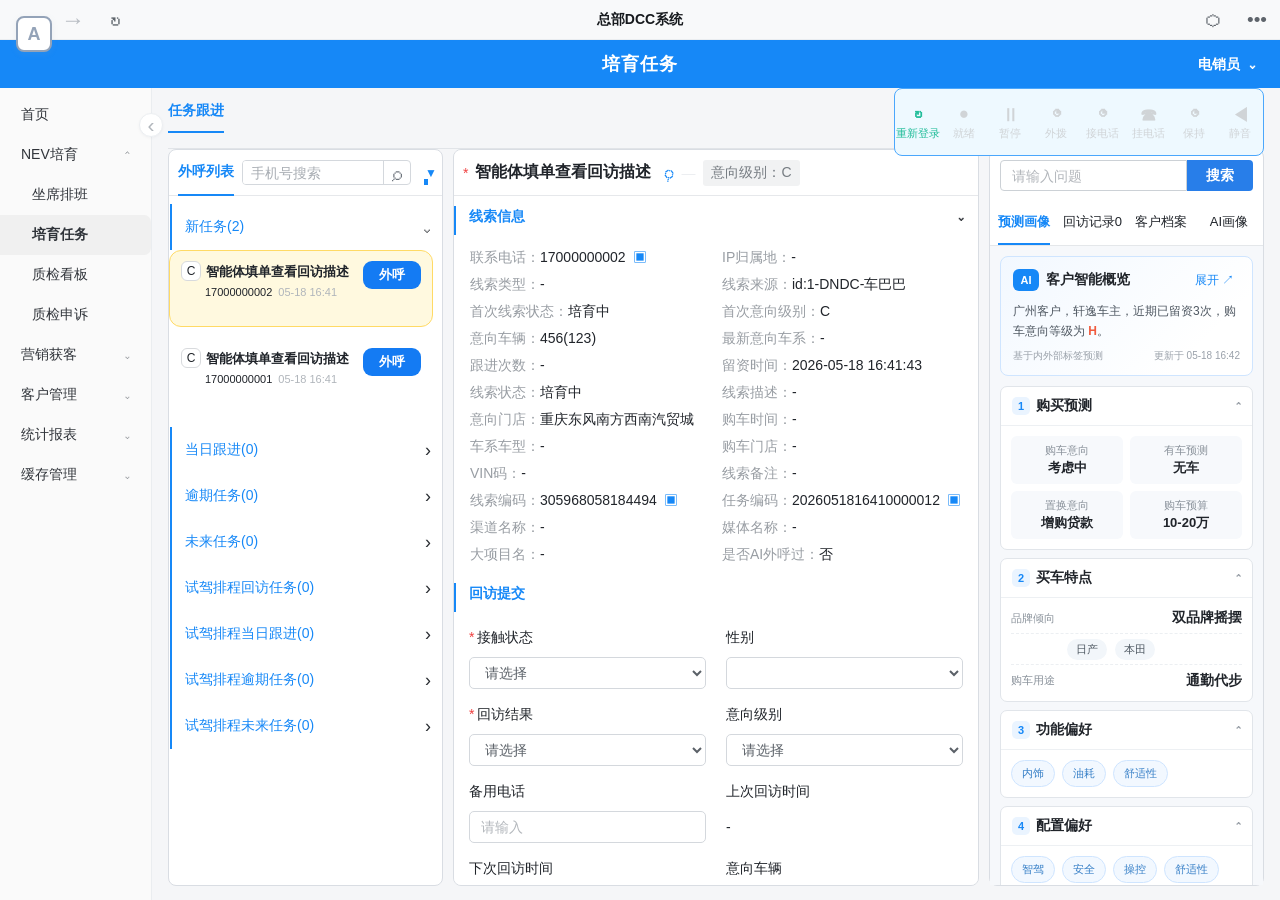
<file: pages/workbench.html>
<!DOCTYPE html>
<html lang="zh-CN">
<head>
    <meta charset="UTF-8">
    <meta name="viewport" content="width=device-width, initial-scale=1.0">
    <title>总部DCC系统 - 培育任务</title>
    <link rel="stylesheet" href="../assets/css/workbench.css?v=20260606-4">
</head>
<body>
    <div class="dcc-app">
        <header class="system-header">
            <div class="browser-actions" aria-hidden="true">
                <span>←</span>
                <span class="disabled">→</span>
                <span>↻</span>
            </div>
            <strong>总部DCC系统</strong>
            <div class="system-actions" aria-hidden="true">
                <span>⬡</span>
                <span>•••</span>
            </div>
        </header>

        <header class="business-header">
            <div class="business-title">培育任务</div>
            <button class="operator-button" type="button">电销员 <span>⌄</span></button>
        </header>

        <div class="app-shell">
            <aside class="side-nav">
                <button class="nav-collapse" type="button" aria-label="收起导航">‹</button>
                <nav aria-label="主导航">
                    <a class="nav-item" href="../index.html">首页</a>
                    <div class="nav-group">
                        <button class="nav-item nav-parent" type="button">
                            <span>NEV培育</span><span>⌃</span>
                        </button>
                        <div class="nav-children">
                            <a class="nav-item" href="#">坐席排班</a>
                            <a class="nav-item active" href="workbench.html">培育任务</a>
                            <a class="nav-item" href="#">质检看板</a>
                            <a class="nav-item" href="#">质检申诉</a>
                        </div>
                    </div>
                    <button class="nav-item nav-parent" type="button"><span>营销获客</span><span>⌄</span></button>
                    <button class="nav-item nav-parent" type="button"><span>客户管理</span><span>⌄</span></button>
                    <button class="nav-item nav-parent" type="button"><span>统计报表</span><span>⌄</span></button>
                    <button class="nav-item nav-parent" type="button"><span>缓存管理</span><span>⌄</span></button>
                </nav>
            </aside>

            <main class="main-content">
                <div class="page-tab"><span>任务跟进</span></div>

                <div class="workbench-grid">
                    <aside class="task-panel panel">
                        <div class="task-panel-header">
                            <button class="list-tab active" type="button">外呼列表</button>
                            <label class="task-search">
                                <input type="search" placeholder="手机号搜索">
                                <button type="button" aria-label="搜索">⌕</button>
                            </label>
                            <button class="filter-button" type="button" aria-label="筛选">▼</button>
                        </div>

                        <div class="task-groups">
                            <section class="task-group expanded">
                                <button class="group-heading" type="button" aria-expanded="true">
                                    <span>新任务(2)</span><span class="group-arrow">⌄</span>
                                </button>
                                <div class="task-group-content">
                                    <article class="task-entry active"
                                        data-phone="17000000002"
                                        data-code="305968058184494"
                                        data-task-code="2026051816410000012">
                                        <div class="task-entry-main">
                                            <span class="level-badge">C</span>
                                            <strong>智能体填单查看回访描述</strong>
                                        </div>
                                        <div class="task-meta">
                                            <span>17000000002</span>
                                            <time>05-18 16:41</time>
                                        </div>
                                        <button class="call-button" type="button">外呼</button>
                                    </article>

                                    <article class="task-entry"
                                        data-phone="17000000001"
                                        data-code="305968058184493"
                                        data-task-code="2026051816410000011">
                                        <div class="task-entry-main">
                                            <span class="level-badge">C</span>
                                            <strong>智能体填单查看回访描述</strong>
                                        </div>
                                        <div class="task-meta">
                                            <span>17000000001</span>
                                            <time>05-18 16:41</time>
                                        </div>
                                        <button class="call-button" type="button">外呼</button>
                                    </article>
                                </div>
                            </section>

                            <section class="task-group">
                                <button class="group-heading" type="button" aria-expanded="false">
                                    <span>当日跟进(0)</span><span class="group-arrow">›</span>
                                </button>
                            </section>
                            <section class="task-group">
                                <button class="group-heading" type="button" aria-expanded="false">
                                    <span>逾期任务(0)</span><span class="group-arrow">›</span>
                                </button>
                            </section>
                            <section class="task-group">
                                <button class="group-heading" type="button" aria-expanded="false">
                                    <span>未来任务(0)</span><span class="group-arrow">›</span>
                                </button>
                            </section>
                            <section class="task-group">
                                <button class="group-heading" type="button" aria-expanded="false">
                                    <span>试驾排程回访任务(0)</span><span class="group-arrow">›</span>
                                </button>
                            </section>
                            <section class="task-group">
                                <button class="group-heading" type="button" aria-expanded="false">
                                    <span>试驾排程当日跟进(0)</span><span class="group-arrow">›</span>
                                </button>
                            </section>
                            <section class="task-group">
                                <button class="group-heading" type="button" aria-expanded="false">
                                    <span>试驾排程逾期任务(0)</span><span class="group-arrow">›</span>
                                </button>
                            </section>
                            <section class="task-group">
                                <button class="group-heading" type="button" aria-expanded="false">
                                    <span>试驾排程未来任务(0)</span><span class="group-arrow">›</span>
                                </button>
                            </section>
                        </div>
                    </aside>

                    <section class="detail-panel panel">
                        <header class="detail-title">
                            <span class="required">*</span>
                            <h1>智能体填单查看回访描述</h1>
                            <button class="edit-title" type="button" aria-label="编辑标题">⌕</button>
                            <span class="title-divider">—</span>
                            <span class="intent-tag">意向级别：C</span>
                        </header>

                        <section class="detail-section">
                            <button class="section-title" type="button">
                                <span>线索信息</span><span>⌄</span>
                            </button>
                            <div class="lead-grid">
                                <dl>
                                    <div><dt>联系电话：</dt><dd><span data-field="phone">17000000002</span> <button class="copy-button" type="button" data-copy-field="phone">▣</button></dd></div>
                                    <div><dt>线索类型：</dt><dd>-</dd></div>
                                    <div><dt>首次线索状态：</dt><dd>培育中</dd></div>
                                    <div><dt>意向车辆：</dt><dd>456(123)</dd></div>
                                    <div><dt>跟进次数：</dt><dd>-</dd></div>
                                    <div><dt>线索状态：</dt><dd>培育中</dd></div>
                                    <div><dt>意向门店：</dt><dd>重庆东风南方西南汽贸城</dd></div>
                                    <div><dt>车系车型：</dt><dd data-field="existing-model">-</dd></div>
                                    <div><dt>VIN码：</dt><dd>-</dd></div>
                                    <div><dt>线索编码：</dt><dd><span data-field="code">305968058184494</span> <button class="copy-button" type="button" data-copy-field="code">▣</button></dd></div>
                                    <div><dt>渠道名称：</dt><dd>-</dd></div>
                                    <div><dt>大项目名：</dt><dd>-</dd></div>
                                </dl>
                                <dl>
                                    <div><dt>IP归属地：</dt><dd>-</dd></div>
                                    <div><dt>线索来源：</dt><dd>id:1-DNDC-车巴巴</dd></div>
                                    <div><dt>首次意向级别：</dt><dd>C</dd></div>
                                    <div><dt>最新意向车系：</dt><dd>-</dd></div>
                                    <div><dt>留资时间：</dt><dd>2026-05-18 16:41:43</dd></div>
                                    <div><dt>线索描述：</dt><dd>-</dd></div>
                                    <div><dt>购车时间：</dt><dd>-</dd></div>
                                    <div><dt>购车门店：</dt><dd>-</dd></div>
                                    <div><dt>线索备注：</dt><dd>-</dd></div>
                                    <div><dt>任务编码：</dt><dd><span data-field="task-code">2026051816410000012</span> <button class="copy-button" type="button" data-copy-field="task-code">▣</button></dd></div>
                                    <div><dt>媒体名称：</dt><dd>-</dd></div>
                                    <div><dt>是否AI外呼过：</dt><dd>否</dd></div>
                                </dl>
                            </div>
                        </section>

                        <section class="detail-section revisit-section">
                            <h2 class="section-title static-title">回访提交</h2>
                            <form class="revisit-form">
                                <label class="form-field required-field">
                                    <span>接触状态</span>
                                    <select>
                                        <option value="">请选择</option>
                                        <option>已接通</option>
                                        <option>未接通</option>
                                    </select>
                                </label>
                                <label class="form-field">
                                    <span>性别</span>
                                    <select>
                                        <option value=""></option>
                                        <option>男</option>
                                        <option>女</option>
                                    </select>
                                </label>
                                <label class="form-field required-field">
                                    <span>回访结果</span>
                                    <select>
                                        <option value="">请选择</option>
                                        <option>持续跟进</option>
                                        <option>结束跟进</option>
                                    </select>
                                </label>
                                <label class="form-field">
                                    <span>意向级别</span>
                                    <select>
                                        <option value="">请选择</option>
                                        <option>C</option>
                                        <option>B</option>
                                        <option>A</option>
                                    </select>
                                </label>
                                <label class="form-field">
                                    <span>备用电话</span>
                                    <input type="tel" placeholder="请输入">
                                </label>
                                <div class="form-field plain-field">
                                    <span>上次回访时间</span>
                                    <strong>-</strong>
                                </div>
                                <label class="form-field date-field">
                                    <span>下次回访时间</span>
                                    <input type="text" placeholder="请选择日期">
                                    <i aria-hidden="true">▦</i>
                                </label>
                                <label class="form-field">
                                    <span>意向车辆</span>
                                    <select>
                                        <option>123</option>
                                        <option>456</option>
                                    </select>
                                </label>
                            </form>
                        </section>
                    </section>

                    <aside class="assistant-panel panel">
                        <div class="call-toolbar">
                            <button class="ready" type="button"><i>↻</i><span>重新登录</span></button>
                            <button type="button"><i>●</i><span>就绪</span></button>
                            <button type="button"><i>Ⅱ</i><span>暂停</span></button>
                            <button type="button"><i>◔</i><span>外拨</span></button>
                            <button type="button"><i>◔</i><span>接电话</span></button>
                            <button type="button"><i>☎</i><span>挂电话</span></button>
                            <button type="button"><i>◔</i><span>保持</span></button>
                            <button type="button"><i>◀</i><span>静音</span></button>
                        </div>

                        <div class="assistant-search">
                            <input type="search" placeholder="请输入问题">
                            <button type="button">搜索</button>
                        </div>

                        <div class="assistant-tabs" role="tablist">
                            <button class="active" type="button" role="tab" data-panel="prediction">预测画像</button>
                            <button type="button" role="tab" data-panel="records">回访记录0</button>
                            <button type="button" role="tab" data-panel="profile">客户档案</button>
                            <button type="button" role="tab" data-panel="ai-profile">AI画像</button>
                        </div>

                        <div class="assistant-content">
                            <section class="tab-panel prediction-panel active" data-tab-panel="prediction">
                                <header class="prediction-summary" data-anno="workbench-prediction-summary">
                                    <div class="summary-heading">
                                        <span class="prediction-mark">AI</span>
                                        <strong>客户智能概览</strong>
                                        <button class="prediction-expand" type="button" aria-expanded="false" data-anno="workbench-prediction-expand">展开 ↗</button>
                                    </div>
                                    <p>广州客户，轩逸车主，近期已留资3次，购车意向等级为 <b>H</b>。</p>
                                    <div class="summary-meta">
                                        <span>基于内外部标签预测</span>
                                        <time>更新于 05-18 16:42</time>
                                    </div>
                                </header>

                                <div class="prediction-sections">
                                    <section class="prediction-section" data-anno="workbench-purchase-prediction">
                                        <button class="prediction-title" type="button" aria-expanded="true">
                                            <span><i>1</i>购买预测</span><b>⌃</b>
                                        </button>
                                        <div class="prediction-body">
                                            <div class="metric-grid">
                                                <div><span>购车意向</span><strong>考虑中</strong></div>
                                                <div><span>有车预测</span><strong data-field="vehicle-prediction">无车</strong></div>
                                                <div><span>置换意向</span><strong>增购贷款</strong></div>
                                                <div><span>购车预算</span><strong>10-20万</strong></div>
                                            </div>
                                        </div>
                                    </section>

                                    <section class="prediction-section" data-anno="workbench-buying-features">
                                        <button class="prediction-title" type="button" aria-expanded="true">
                                            <span><i>2</i>买车特点</span><b>⌃</b>
                                        </button>
                                        <div class="prediction-body key-value-list">
                                            <div><span>品牌倾向</span><strong data-field="brand-tendency">双品牌摇摆</strong></div>
                                            <div class="brand-detail" data-brands="日产,本田"><b>日产</b><b>本田</b></div>
                                            <div><span>购车用途</span><strong>通勤代步</strong></div>
                                        </div>
                                    </section>

                                    <section class="prediction-section" data-anno="workbench-preferences">
                                        <button class="prediction-title" type="button" aria-expanded="true">
                                            <span><i>3</i>功能偏好</span><b>⌃</b>
                                        </button>
                                        <div class="prediction-body preference-tags">
                                            <span>内饰</span><span>油耗</span><span>舒适性</span>
                                        </div>
                                    </section>

                                    <section class="prediction-section" data-anno="workbench-configuration-preferences">
                                        <button class="prediction-title" type="button" aria-expanded="true">
                                            <span><i>4</i>配置偏好</span><b>⌃</b>
                                        </button>
                                        <div class="prediction-body preference-tags">
                                            <span>智驾</span><span>安全</span><span>操控</span><span>舒适性</span>
                                        </div>
                                    </section>

                                    <section class="prediction-section" data-anno="workbench-lead-records">
                                        <button class="prediction-title" type="button" aria-expanded="true">
                                            <span><i>5</i>留资记录</span><b>⌃</b>
                                        </button>
                                        <div class="prediction-body lead-timeline">
                                            <article class="lead-record latest">
                                                <header>
                                                    <strong>最近一次留资</strong>
                                                </header>
                                                <div class="lead-record-fields">
                                                    <div><span>留资时间</span><b>2026-06-05</b></div>
                                                    <div><span>意向车系</span><b>楼兰</b></div>
                                                    <div class="full-row"><span>意向门店</span><b>东风日产风日店</b></div>
                                                </div>
                                            </article>
                                            <article class="lead-record first">
                                                <header>
                                                    <strong>第一次留资</strong>
                                                </header>
                                                <div class="lead-record-fields">
                                                    <div><span>留资时间</span><b>2026-05-31</b></div>
                                                    <div><span>意向车系</span><b>轩逸</b></div>
                                                    <div class="full-row"><span>意向门店</span><b>广州东风日产喜龙店</b></div>
                                                </div>
                                            </article>
                                        </div>
                                    </section>
                                </div>
                            </section>

                            <section class="tab-panel" data-tab-panel="records">
                                <div class="empty-state">
                                    <div class="empty-illustration" aria-hidden="true">
                                        <span class="bubble">•••</span>
                                        <span class="paper"></span>
                                        <span class="tray"></span>
                                    </div>
                                    <p>暂无回访记录</p>
                                </div>
                            </section>
                            <section class="tab-panel" data-tab-panel="profile">
                                <div class="empty-state"><p>暂无客户档案</p></div>
                            </section>
                            <section class="tab-panel" data-tab-panel="ai-profile">
                                <div class="empty-state"><p>通话后将自动生成AI画像</p></div>
                            </section>
                        </div>
                    </aside>
                </div>
            </main>
        </div>
    </div>

    <script src="../js/pages/workbench.js?v=20260606-4"></script>
    <div class="prediction-backdrop" hidden></div>
    <link rel="stylesheet" href="../annotations/annotation.css">
    <script>window.AnnotationConfig = { page: "workbench", revision: "20260616-prediction-only" };</script>
    <script src="../annotations/annotations.js?v=20260616-prediction-only"></script>
    <script src="../annotations/annotation-runtime.js?v=20260616-save-endpoint"></script>
</body>
</html>
</file>
<file: assets/css/index.css>
* {
            margin: 0;
            padding: 0;
            box-sizing: border-box;
        }
        body {
            font-family: -apple-system, BlinkMacSystemFont, 'Segoe UI', Roboto, sans-serif;
            /* 使用与主页面 Logo 一致的渐变色 */
            background: linear-gradient(135deg, #667eea 0%, #764ba2 100%);
            min-height: 100vh;
            display: flex;
            justify-content: center;
            align-items: center;
            padding: 20px;
        }
        .lock-card {
            background: white;
            padding: 40px;
            border-radius: 24px;
            text-align: center;
            width: 100%;
            max-width: 380px;
            box-shadow: 0 20px 40px rgba(0,0,0,0.2);
            transition: transform 0.3s ease;
        }
        .lock-icon {
            font-size: 48px;
            margin-bottom: 20px;
            display: block;
        }
        .lock-card h2 {
            margin-bottom: 12px;
            color: #1e293b;
            font-size: 24px;
        }
        .lock-card p {
            color: #64748b;
            margin-bottom: 32px;
            font-size: 15px;
            line-height: 1.5;
        }
        .lock-card input {
            width: 100%;
            padding: 14px 16px;
            border: 2px solid #e2e8f0;
            border-radius: 12px;
            font-size: 16px;
            margin-bottom: 20px;
            transition: all 0.2s;
            text-align: center;
        }
        .lock-card input:focus {
            outline: none;
            border-color: #667eea;
            box-shadow: 0 0 0 4px rgba(102, 126, 234, 0.1);
        }
        .lock-card button {
            width: 100%;
            padding: 14px;
            background: linear-gradient(135deg, #667eea 0%, #764ba2 100%);
            color: white;
            border: none;
            border-radius: 12px;
            font-size: 16px;
            font-weight: 600;
            cursor: pointer;
            transition: all 0.2s;
        }
        .lock-card button:hover {
            transform: translateY(-1px);
            box-shadow: 0 4px 12px rgba(118, 75, 162, 0.3);
        }
        .lock-card button:active {
            transform: translateY(0);
        }
        .error-msg {
            color: #ef4444;
            margin-top: 16px;
            font-size: 14px;
            height: 20px; /* 固定高度防止抖动 */
            font-weight: 500;
        }
        footer {
            position: absolute;
            bottom: 20px;
            color: rgba(255,255,255,0.7);
            font-size: 12px;
        }
</file>
<file: annotations-tool/annotation.css>
/* ===== 标注系统样式 ===== */

/* 显示/隐藏按钮 */
#anno-toggle-btn {
  position: fixed;
  top: 16px;
  left: 16px;
  z-index: 99990;
  width: 36px;
  height: 36px;
  border-radius: 8px;
  border: 2px solid #ff4d4f;
  background: #fff;
  color: #ff4d4f;
  font-size: 18px;
  font-weight: 700;
  line-height: 32px;
  text-align: center;
  cursor: pointer;
  box-shadow: 0 2px 8px rgba(255, 77, 79, 0.15);
  transition: all 0.2s ease;
  user-select: none;
  padding: 0;
}

#anno-toggle-btn:hover {
  background: #ff4d4f;
  color: #fff;
  box-shadow: 0 4px 16px rgba(255, 77, 79, 0.3);
}

#anno-toggle-btn.anno-hidden {
  border-color: #94a3b8;
  color: #94a3b8;
  box-shadow: 0 2px 6px rgba(148, 163, 184, 0.12);
}

#anno-toggle-btn.anno-hidden:hover {
  background: #94a3b8;
  color: #fff;
}

/* 标注点 overlay 层（始终不拦截点击） */
#anno-overlay {
  position: fixed;
  top: 0;
  left: 0;
  width: 100%;
  height: 100%;
  pointer-events: none;
  z-index: 99980;
}

/* 标注点 */
.anno-marker {
  position: absolute;
  width: 24px;
  height: 24px;
  border-radius: 50%;
  background: #ff4d4f;
  color: #fff;
  font-size: 12px;
  font-weight: 700;
  line-height: 24px;
  text-align: center;
  cursor: pointer;
  box-shadow: 0 2px 6px rgba(255, 77, 79, 0.35);
  z-index: 99981;
  transition: transform 0.15s ease, box-shadow 0.15s ease;
  user-select: none;
  pointer-events: auto;
}

.anno-marker:hover {
  transform: scale(1.2);
  box-shadow: 0 4px 16px rgba(255, 77, 79, 0.5);
}

/* 标注弹窗 */
.anno-popup {
  position: fixed;
  z-index: 99990;
  width: 420px;
  min-width: 320px;
  min-height: 280px;
  max-height: 80vh;
  background: #fff;
  border-radius: 12px;
  box-shadow: 0 8px 40px rgba(0, 0, 0, 0.18);
  display: flex;
  flex-direction: column;
  overflow: auto;
  resize: both;
}

/* 弹窗头部（拖拽抓手） */
.anno-popup-header {
  display: flex;
  align-items: center;
  justify-content: space-between;
  padding: 12px 16px;
  border-bottom: 1px solid #f1f5f9;
  cursor: move;
  user-select: none;
  flex-shrink: 0;
  background: #fafbfc;
}

.anno-popup-header h3 {
  margin: 0;
  font-size: 15px;
  font-weight: 600;
  color: #1e293b;
  overflow: hidden;
  text-overflow: ellipsis;
  white-space: nowrap;
  max-width: 280px;
}

.anno-popup-close {
  width: 28px;
  height: 28px;
  border: none;
  background: transparent;
  color: #94a3b8;
  font-size: 20px;
  line-height: 28px;
  text-align: center;
  cursor: pointer;
  border-radius: 6px;
  transition: all 0.15s;
  flex-shrink: 0;
}

.anno-popup-close:hover {
  background: #fee2e2;
  color: #ef4444;
}

/* 弹窗内容区 */
.anno-popup-body {
  padding: 16px;
  overflow-y: auto;
  flex: 1;
  font-size: 13px;
  line-height: 1.7;
  color: #475569;
}

.anno-popup-body .anno-section {
  margin-bottom: 10px;
}

.anno-popup-body .anno-section-label {
  font-weight: 600;
  color: #334155;
  font-size: 12px;
  margin-bottom: 2px;
}

.anno-popup-body .anno-section-value {
  color: #64748b;
  font-size: 13px;
  word-break: break-word;
}

/* 弹窗底部按钮区 */
.anno-popup-footer {
  display: flex;
  gap: 8px;
  padding: 10px 16px;
  border-top: 1px solid #f1f5f9;
  flex-shrink: 0;
  justify-content: flex-end;
}

.anno-btn {
  padding: 6px 14px;
  border-radius: 6px;
  font-size: 13px;
  font-weight: 500;
  cursor: pointer;
  border: 1px solid #e2e8f0;
  background: #fff;
  color: #475569;
  transition: all 0.15s;
}

.anno-btn:hover {
  background: #f8fafc;
  border-color: #cbd5e1;
}

.anno-btn-primary {
  background: #ff4d4f;
  border-color: #ff4d4f;
  color: #fff;
}

.anno-btn-primary:hover {
  background: #ff7875;
  border-color: #ff7875;
}

/* 编辑态输入框 */
.anno-edit-field {
  margin-bottom: 10px;
}

.anno-edit-field label {
  display: block;
  font-size: 12px;
  font-weight: 600;
  color: #334155;
  margin-bottom: 3px;
}

.anno-edit-field input,
.anno-edit-field textarea {
  width: 100%;
  padding: 8px 10px;
  border: 1px solid #e2e8f0;
  border-radius: 6px;
  font-size: 13px;
  font-family: inherit;
  color: #334155;
  background: #fff;
  transition: border-color 0.15s;
  resize: vertical;
  box-sizing: border-box;
}

.anno-edit-field input:focus,
.anno-edit-field textarea:focus {
  outline: none;
  border-color: #ff4d4f;
  box-shadow: 0 0 0 3px rgba(255, 77, 79, 0.08);
}

.anno-edit-field textarea {
  min-height: 48px;
}

/* Toast 提示 */
.anno-toast {
  position: fixed;
  top: 60px;
  left: 50%;
  transform: translateX(-50%);
  z-index: 99999;
  padding: 10px 24px;
  border-radius: 8px;
  background: #1e293b;
  color: #fff;
  font-size: 13px;
  font-weight: 500;
  box-shadow: 0 4px 20px rgba(0, 0, 0, 0.2);
  animation: anno-toast-in 0.25s ease, anno-toast-out 0.25s ease 1.75s forwards;
  pointer-events: none;
}

@keyframes anno-toast-in {
  from { opacity: 0; transform: translateX(-50%) translateY(-8px); }
  to { opacity: 1; transform: translateX(-50%) translateY(0); }
}

@keyframes anno-toast-out {
  from { opacity: 1; }
  to { opacity: 0; }
}

/* 响应式：小屏弹窗缩小 */
@media (max-width: 480px) {
  .anno-popup {
    width: calc(100vw - 16px);
    min-width: auto;
    left: 8px !important;
    top: 8px !important;
    max-height: calc(100vh - 16px);
  }
}
</file>
<file: assets/css/main.css>
* {
            margin: 0;
            padding: 0;
            box-sizing: border-box;
        }

        body {
            font-family: -apple-system, BlinkMacSystemFont, 'Segoe UI', Roboto, sans-serif;
            background: #f1f5f9;
            min-height: 100vh;
            display: flex;
            flex-direction: column;
        }

        .navbar {
            background: white;
            box-shadow: 0 2px 8px rgba(0, 0, 0, 0.08);
            position: relative;
            z-index: 100;
            flex-shrink: 0;
        }

        .nav-content {
            width: 100%;
            margin: 0;
            padding: 0 24px;
            display: flex;
            justify-content: space-between;
            align-items: center;
        }

        .logo {
            font-size: 18px;
            font-weight: 700;
            background: linear-gradient(135deg, #667eea, #764ba2);
            -webkit-background-clip: text;
            background-clip: text;
            -webkit-text-fill-color: transparent;
            color: transparent;
            padding: 14px 0;
            white-space: nowrap;
        }

        .tabs {
            display: flex;
            gap: 4px;
            overflow-x: auto;
            margin-left: 20px;
        }

        .tabs::-webkit-scrollbar {
            display: none;
        }

        .tab-btn {
            padding: 14px 20px;
            background: none;
            border: none;
            font-size: 15px;
            cursor: pointer;
            color: #64748b;
            transition: all 0.2s;
            white-space: nowrap;
            border-bottom: 3px solid transparent;
        }

        .tab-btn.active {
            color: #667eea;
            border-bottom-color: #667eea;
            font-weight: 500;
        }

        .tab-btn:hover:not(.active) {
            color: #334155;
            background: #f8fafc;
        }

        .content-area {
            flex: 1;
            width: 100%;
            padding: 12px;
            display: flex;
            flex-direction: column;
            overflow: hidden;
        }

        .prototype-frame {
            flex: 1;
            width: 100%;
            min-height: 0;
            border: none;
            border-radius: 8px;
            background: white;
            box-shadow: 0 4px 20px rgba(0, 0, 0, 0.05);
        }

        footer {
            text-align: center;
            padding: 8px;
            color: #94a3b8;
            font-size: 11px;
            background: #f1f5f9;
            flex-shrink: 0;
        }

        @media (max-width: 768px) {
            .nav-content {
                padding: 0 12px;
            }

            .logo {
                font-size: 16px;
            }

            .tab-btn {
                padding: 10px 12px;
                font-size: 13px;
            }

            .content-area {
                padding: 8px;
            }
        }
</file>
<file: assets/css/interaction.css>
:root {
            --primary: #0081ff;
            --primary-light: #e6f7ff;
            --accent: #39cfd0;
            --text-main: #2c3e50;
            --text-secondary: #64748b;
            --bg-body: #f8fafc;
            --bg-card: #ffffff;
            --border: #e2e8f0;
            --sidebar-width: 290px;
            --shadow: 0 4px 6px -1px rgb(0 0 0 / 0.08), 0 2px 4px -2px rgb(0 0 0 / 0.06);
        }

        * { box-sizing: border-box; margin: 0; padding: 0; }

        body {
            font-family: 'Inter', 'Noto Sans SC', sans-serif;
            background-color: var(--bg-body);
            color: var(--text-main);
            display: flex;
            min-height: 100vh;
            line-height: 1.7;
        }

        /* ===== Sidebar ===== */
        .doc-sidebar {
            width: var(--sidebar-width);
            background: var(--bg-card);
            border-right: 1px solid var(--border);
            padding: 2rem 1.5rem;
            position: fixed;
            height: 100vh;
            overflow-y: auto;
        }

        .doc-logo {
            display: flex;
            align-items: center;
            gap: 12px;
            margin-bottom: 2.5rem;
            color: var(--primary);
        }
        .doc-logo i { font-size: 1.5rem; }
        .doc-logo span { font-weight: 700; font-size: 1.2rem; letter-spacing: -0.5px; }

        .nav-section-label {
            font-size: 0.72rem;
            font-weight: 600;
            text-transform: uppercase;
            letter-spacing: 0.08em;
            color: #94a3b8;
            padding: 0 1rem;
            margin: 1.5rem 0 0.5rem;
        }

        .nav-list { list-style: none; }
        .nav-link {
            display: flex;
            align-items: center;
            gap: 8px;
            padding: 0.6rem 1rem;
            color: var(--text-secondary);
            text-decoration: none;
            border-radius: 8px;
            font-size: 0.9rem;
            margin-bottom: 2px;
            transition: all 0.2s ease;
        }
        .nav-link i { width: 16px; text-align: center; font-size: 0.85rem; }
        .nav-link:hover { color: var(--primary); background: var(--primary-light); }
        .nav-link.active { color: var(--primary); background: var(--primary-light); font-weight: 600; }

        .nav-sub-list { list-style: none; padding-left: 1rem; }
        .nav-sub-link {
            display: flex;
            align-items: center;
            gap: 6px;
            padding: 0.4rem 0.8rem;
            color: var(--text-secondary);
            text-decoration: none;
            border-radius: 6px;
            font-size: 0.82rem;
            margin-bottom: 1px;
            transition: all 0.15s ease;
        }
        .nav-sub-link:hover { color: var(--primary); background: var(--primary-light); }
        .nav-sub-link.active { color: var(--primary); background: var(--primary-light); font-weight: 600; }

        /* ===== Main Content ===== */
        .doc-main {
            margin-left: var(--sidebar-width);
            flex: 1;
            padding: 3rem 4rem;
            max-width: 1100px;
        }

        .doc-header {
            margin-bottom: 3rem;
            border-bottom: 1px solid var(--border);
            padding-bottom: 2rem;
        }

        .doc-tag {
            background: var(--primary-light);
            color: var(--primary);
            padding: 4px 14px;
            border-radius: 20px;
            font-size: 0.82rem;
            font-weight: 600;
            display: inline-block;
            margin-bottom: 1rem;
        }

        .doc-title { font-size: 2.2rem; font-weight: 700; color: #0f172a; margin-bottom: 0.75rem; }
        .doc-subtitle { color: var(--text-secondary); font-size: 1.05rem; }

        /* ===== Sections ===== */
        .section {
            background: var(--bg-card);
            padding: 2.5rem;
            border-radius: 16px;
            box-shadow: var(--shadow);
            margin-bottom: 2.5rem;
            border: 1px solid var(--border);
        }

        .section-title {
            font-size: 1.4rem;
            font-weight: 700;
            margin-bottom: 1.5rem;
            display: flex;
            align-items: center;
            gap: 12px;
            color: #1e293b;
            padding-bottom: 1rem;
            border-bottom: 1px solid var(--border);
        }
        .section-title i { color: var(--primary); font-size: 1.15rem; }

        .sub-section-title {
            font-size: 1.1rem;
            font-weight: 700;
            color: #1e293b;
            margin: 2rem 0 1rem;
            display: flex;
            align-items: center;
            gap: 8px;
            padding: 0.75rem 1rem;
            background: #f8fafc;
            border-radius: 10px;
            border-left: 4px solid var(--primary);
        }
        .sub-section-title i { color: var(--primary); font-size: 1rem; }
        .sub-section-title:first-child { margin-top: 0; }

        h3.sub-title {
            font-size: 1rem;
            font-weight: 600;
            color: #334155;
            margin: 1.5rem 0 0.6rem;
            display: flex;
            align-items: center;
            gap: 6px;
        }
        h3.sub-title::before {
            content: '';
            display: inline-block;
            width: 3px;
            height: 14px;
            background: var(--primary);
            border-radius: 2px;
        }

        ul.item-list {
            padding-left: 0;
            list-style: none;
            margin-bottom: 0.75rem;
        }
        ul.item-list li {
            padding: 0.35rem 0 0.35rem 1.2rem;
            position: relative;
            color: #475569;
            font-size: 0.95rem;
        }
        ul.item-list li::before {
            content: '·';
            position: absolute;
            left: 0;
            color: var(--primary);
            font-weight: 700;
            font-size: 1.2rem;
            top: 0.25rem;
        }

        .highlight-box {
            background: #f1f5f9;
            padding: 0.9rem 1.2rem;
            border-left: 4px solid var(--primary);
            border-radius: 4px;
            font-size: 0.9rem;
            color: #555;
            margin: 1rem 0;
            line-height: 1.6;
        }

        .warn-box {
            background: #fffbeb;
            padding: 0.9rem 1.2rem;
            border-left: 4px solid #f59e0b;
            border-radius: 4px;
            font-size: 0.9rem;
            color: #78350f;
            margin: 1rem 0;
        }

        .badge {
            display: inline-block;
            padding: 2px 9px;
            border-radius: 4px;
            font-size: 0.78rem;
            font-weight: 600;
            background: #3b82f6;
            color: white;
            margin-left: 8px;
            vertical-align: middle;
        }
        .badge.green { background: #10b981; }
        .badge.orange { background: #f59e0b; }
        .badge.red { background: #ef4444; }

        code {
            background: #f1f5f9;
            padding: 2px 7px;
            border-radius: 4px;
            font-family: monospace;
            color: #d946ef;
            font-size: 0.92em;
        }

        /* ===== Flow Table ===== */
        .flow-table {
            width: 100%;
            border-collapse: collapse;
            margin-top: 0.75rem;
            font-size: 0.9rem;
        }
        .flow-table th {
            background: #f8fafc;
            border: 1px solid var(--border);
            padding: 8px 12px;
            text-align: left;
            font-weight: 600;
            color: #334155;
        }
        .flow-table td {
            border: 1px solid var(--border);
            padding: 8px 12px;
            vertical-align: top;
            color: #475569;
        }
        .flow-table tr:hover td { background: #fafbff; }

        /* ===== Version Table ===== */
        .version-table {
            width: 100%;
            border-collapse: collapse;
            margin-top: 1rem;
            font-size: 0.88rem;
        }
        .version-table thead tr {
            background: linear-gradient(90deg, #0081ff 0%, #36b4f5 100%);
        }
        .version-table th {
            padding: 10px 14px;
            text-align: left;
            font-weight: 600;
            color: #fff;
            border: none;
            white-space: nowrap;
        }
        .version-table td {
            border: 1px solid var(--border);
            padding: 10px 14px;
            vertical-align: middle;
            color: #475569;
            line-height: 1.6;
        }
        .version-table tr:nth-child(even) td { background: #f8fafc; }
        .version-table tr:hover td { background: #eff6ff; }
        .version-table .ver-num {
            font-weight: 700;
            color: var(--primary);
            font-family: monospace;
            font-size: 0.95rem;
        }

        .btn-jump {
            display: inline-flex;
            align-items: center;
            gap: 6px;
            padding: 6px 14px;
            background: var(--primary);
            color: #fff;
            border: none;
            border-radius: 8px;
            font-size: 0.82rem;
            font-weight: 600;
            cursor: pointer;
            text-decoration: none;
            transition: background 0.2s, transform 0.15s;
        }
        .btn-jump:hover { background: #0070dd; transform: translateY(-1px); }

        .chart-card {
            border: 1px solid var(--border);
            border-radius: 10px;
            padding: 1.2rem 1.4rem;
            margin-bottom: 1.2rem;
            background: #fafbff;
        }
        .chart-card-title {
            font-size: 0.97rem;
            font-weight: 700;
            color: #1e293b;
            margin-bottom: 0.5rem;
            display: flex;
            align-items: center;
            gap: 8px;
        }
        .chart-card-title i { color: var(--primary); }
        .chart-card-meta {
            font-size: 0.82rem;
            color: #94a3b8;
            margin-bottom: 0.75rem;
        }
        .chart-card ul { margin-bottom: 0; }

        .annotation-toolbar {
            display: flex;
            align-items: center;
            gap: 12px;
            margin-bottom: 1rem;
            flex-wrap: wrap;
        }

        .annotation-filter {
            border: 1px solid var(--border);
            border-radius: 8px;
            padding: 0.45rem 0.7rem;
            background: #fff;
            color: #334155;
            font-size: 0.9rem;
            min-width: 160px;
        }

        .annotation-summary {
            color: var(--text-secondary);
            font-size: 0.9rem;
        }

        .annotation-table td {
            vertical-align: top;
        }

        .annotation-title-cell {
            font-weight: 700;
            color: #1e293b;
            min-width: 150px;
        }

        .annotation-target {
            display: block;
            color: #64748b;
            font-size: 0.78rem;
            margin-top: 4px;
            word-break: break-all;
        }

        .annotation-desc-list {
            display: grid;
            gap: 0.35rem;
        }

        .annotation-desc-row {
            display: grid;
            grid-template-columns: 88px minmax(0, 1fr);
            gap: 8px;
            font-size: 0.86rem;
            line-height: 1.55;
        }

        .annotation-desc-label {
            color: #64748b;
            font-weight: 600;
            white-space: nowrap;
        }

        .annotation-desc-text {
            color: #334155;
            word-break: break-word;
        }

        .annotation-empty {
            padding: 1rem;
            color: #94a3b8;
            text-align: center;
            border: 1px dashed var(--border);
            border-radius: 10px;
            background: #f8fafc;
        }

        .drill-tag {
            display: inline-flex;
            align-items: center;
            gap: 4px;
            padding: 2px 8px;
            background: #e0f2fe;
            color: #0369a1;
            border-radius: 4px;
            font-size: 0.75rem;
            font-weight: 600;
            margin-left: 6px;
        }

        /* ===== Footer ===== */
        .doc-footer {
            margin-top: 4rem;
            padding-top: 2rem;
            border-top: 1px dashed var(--border);
            text-align: center;
            color: var(--text-secondary);
            font-size: 0.85rem;
        }

        @media (max-width: 992px) {
            .doc-sidebar { width: 72px; padding: 10px; }
            .doc-sidebar .doc-logo span, .nav-link span, .nav-sub-link span, .nav-section-label { display: none; }
            .doc-main { margin-left: 72px; padding: 2rem; }
            .annotation-desc-row { grid-template-columns: 1fr; gap: 2px; }
        }
</file>
<file: annotations/annotation.css>
/* ===== 标注系统样式 ===== */

/* 显示/隐藏按钮 */
#anno-toggle-btn {
  position: fixed;
  top: 16px;
  left: 16px;
  z-index: 99990;
  width: 36px;
  height: 36px;
  border-radius: 8px;
  border: 2px solid #ff4d4f;
  background: #fff;
  color: #ff4d4f;
  font-size: 18px;
  font-weight: 700;
  line-height: 32px;
  text-align: center;
  cursor: pointer;
  box-shadow: 0 2px 8px rgba(255, 77, 79, 0.15);
  transition: all 0.2s ease;
  user-select: none;
  padding: 0;
}

#anno-toggle-btn:hover {
  background: #ff4d4f;
  color: #fff;
  box-shadow: 0 4px 16px rgba(255, 77, 79, 0.3);
}

#anno-toggle-btn.anno-hidden {
  border-color: #94a3b8;
  color: #94a3b8;
  box-shadow: 0 2px 6px rgba(148, 163, 184, 0.12);
}

#anno-toggle-btn.anno-hidden:hover {
  background: #94a3b8;
  color: #fff;
}

/* 标注点 overlay 层（始终不拦截点击） */
#anno-overlay {
  position: fixed;
  top: 0;
  left: 0;
  width: 100%;
  height: 100%;
  pointer-events: none;
  z-index: 99980;
}

/* 标注点 */
.anno-marker {
  position: absolute;
  width: 24px;
  height: 24px;
  border-radius: 50%;
  background: #ff4d4f;
  color: #fff;
  font-size: 12px;
  font-weight: 700;
  line-height: 24px;
  text-align: center;
  cursor: grab;
  box-shadow: 0 2px 6px rgba(255, 77, 79, 0.35);
  z-index: 99981;
  transition: transform 0.15s ease, box-shadow 0.15s ease;
  user-select: none;
  pointer-events: auto;
}

.anno-marker:hover {
  transform: scale(1.2);
  box-shadow: 0 4px 16px rgba(255, 77, 79, 0.5);
}

.anno-marker:active {
  cursor: grabbing;
}

/* 手动拖拽过的标注点加虚线边框标识 */
.anno-marker.anno-manual {
  border: 2px dashed rgba(255, 255, 255, 0.6);
  box-shadow: 0 2px 6px rgba(255, 77, 79, 0.35), 0 0 0 3px rgba(255, 77, 79, 0.15);
}

/* 标注弹窗 */
.anno-popup {
  position: fixed;
  z-index: 99990;
  width: 420px;
  min-width: 320px;
  min-height: 280px;
  max-height: 80vh;
  background: #fff;
  border-radius: 12px;
  box-shadow: 0 8px 40px rgba(0, 0, 0, 0.18);
  display: flex;
  flex-direction: column;
  overflow: auto;
  resize: both;
}

/* 弹窗头部（拖拽抓手） */
.anno-popup-header {
  display: flex;
  align-items: center;
  justify-content: space-between;
  padding: 12px 16px;
  border-bottom: 1px solid #f1f5f9;
  cursor: move;
  user-select: none;
  flex-shrink: 0;
  background: #fafbfc;
}

.anno-popup-header h3 {
  margin: 0;
  font-size: 15px;
  font-weight: 600;
  color: #1e293b;
  overflow: hidden;
  text-overflow: ellipsis;
  white-space: nowrap;
  max-width: 280px;
}

.anno-popup-close {
  width: 28px;
  height: 28px;
  border: none;
  background: transparent;
  color: #94a3b8;
  font-size: 20px;
  line-height: 28px;
  text-align: center;
  cursor: pointer;
  border-radius: 6px;
  transition: all 0.15s;
  flex-shrink: 0;
}

.anno-popup-close:hover {
  background: #fee2e2;
  color: #ef4444;
}

/* 弹窗内容区 */
.anno-popup-body {
  padding: 16px;
  overflow-y: auto;
  flex: 1;
  font-size: 13px;
  line-height: 1.7;
  color: #475569;
}

.anno-popup-body .anno-section {
  margin-bottom: 10px;
}

.anno-popup-body .anno-section-label {
  font-weight: 600;
  color: #334155;
  font-size: 12px;
  margin-bottom: 2px;
}

.anno-popup-body .anno-section-value {
  color: #64748b;
  font-size: 13px;
  word-break: break-word;
}

/* 弹窗底部按钮区 */
.anno-popup-footer {
  display: flex;
  gap: 8px;
  padding: 10px 16px;
  border-top: 1px solid #f1f5f9;
  flex-shrink: 0;
  justify-content: flex-end;
}

.anno-btn {
  padding: 6px 14px;
  border-radius: 6px;
  font-size: 13px;
  font-weight: 500;
  cursor: pointer;
  border: 1px solid #e2e8f0;
  background: #fff;
  color: #475569;
  transition: all 0.15s;
}

.anno-btn:hover {
  background: #f8fafc;
  border-color: #cbd5e1;
}

.anno-btn-primary {
  background: #ff4d4f;
  border-color: #ff4d4f;
  color: #fff;
}

.anno-btn-primary:hover {
  background: #ff7875;
  border-color: #ff7875;
}

/* 编辑态输入框 */
.anno-edit-field {
  margin-bottom: 10px;
}

.anno-edit-field label {
  display: block;
  font-size: 12px;
  font-weight: 600;
  color: #334155;
  margin-bottom: 3px;
}

.anno-edit-field input,
.anno-edit-field textarea {
  width: 100%;
  padding: 8px 10px;
  border: 1px solid #e2e8f0;
  border-radius: 6px;
  font-size: 13px;
  font-family: inherit;
  color: #334155;
  background: #fff;
  transition: border-color 0.15s;
  resize: vertical;
  box-sizing: border-box;
}

.anno-edit-field input:focus,
.anno-edit-field textarea:focus {
  outline: none;
  border-color: #ff4d4f;
  box-shadow: 0 0 0 3px rgba(255, 77, 79, 0.08);
}

.anno-edit-field textarea {
  min-height: 48px;
}

/* Toast 提示 */
.anno-toast {
  position: fixed;
  top: 60px;
  left: 50%;
  transform: translateX(-50%);
  z-index: 99999;
  padding: 10px 24px;
  border-radius: 8px;
  background: #1e293b;
  color: #fff;
  font-size: 13px;
  font-weight: 500;
  box-shadow: 0 4px 20px rgba(0, 0, 0, 0.2);
  animation: anno-toast-in 0.25s ease, anno-toast-out 0.25s ease 1.75s forwards;
  pointer-events: none;
}

@keyframes anno-toast-in {
  from { opacity: 0; transform: translateX(-50%) translateY(-8px); }
  to { opacity: 1; transform: translateX(-50%) translateY(0); }
}

@keyframes anno-toast-out {
  from { opacity: 1; }
  to { opacity: 0; }
}

/* 响应式：小屏弹窗缩小 */
@media (max-width: 480px) {
  .anno-popup {
    width: calc(100vw - 16px);
    min-width: auto;
    left: 8px !important;
    top: 8px !important;
    max-height: calc(100vh - 16px);
  }
}
</file>
<file: assets/css/workbench.css>
:root {
    --blue: #1688f7;
    --blue-dark: #0878eb;
    --border: #d9dde3;
    --muted: #8b929b;
    --text: #20242a;
    --page-bg: #f5f6f8;
    --nav-width: 152px;
}

* {
    box-sizing: border-box;
}

html,
body {
    width: 100%;
    min-width: 1180px;
    height: 100%;
    margin: 0;
    overflow: hidden;
    color: var(--text);
    background: var(--page-bg);
    font-family: "PingFang SC", "Microsoft YaHei", Arial, sans-serif;
    font-size: 14px;
}

button,
input,
select {
    color: inherit;
    font: inherit;
}

button {
    border: 0;
    background: none;
    cursor: pointer;
}

.dcc-app {
    display: flex;
    flex-direction: column;
    height: 100vh;
}

.system-header {
    position: relative;
    display: flex;
    flex: 0 0 40px;
    align-items: center;
    justify-content: center;
    border-bottom: 1px solid #eaedf0;
    background: #f8f9fa;
    color: #16191d;
}

.system-header strong {
    font-size: 14px;
    font-weight: 600;
}

.browser-actions,
.system-actions {
    position: absolute;
    top: 0;
    display: flex;
    height: 40px;
    align-items: center;
    color: #5e646b;
}

.browser-actions {
    left: 13px;
    gap: 24px;
    font-size: 24px;
    font-weight: 300;
}

.browser-actions span:last-child {
    margin-left: 1px;
    font-size: 22px;
}

.browser-actions .disabled {
    color: #b8bdc3;
}

.system-actions {
    right: 13px;
    gap: 24px;
    font-size: 19px;
}

.business-header {
    position: relative;
    display: flex;
    flex: 0 0 48px;
    align-items: center;
    justify-content: center;
    background: var(--blue);
    color: #fff;
}

.business-title {
    font-size: 18px;
    font-weight: 600;
    letter-spacing: 1px;
}

.operator-button {
    position: absolute;
    right: 18px;
    color: #fff;
    font-weight: 600;
}

.operator-button span {
    margin-left: 4px;
    font-size: 15px;
}

.app-shell {
    display: flex;
    min-height: 0;
    flex: 1;
}

.side-nav {
    position: relative;
    z-index: 2;
    flex: 0 0 var(--nav-width);
    border-right: 1px solid #eaedf0;
    background: #fafafa;
}

.side-nav nav {
    padding-top: 7px;
}

.nav-collapse {
    position: absolute;
    z-index: 3;
    top: 25px;
    right: -12px;
    width: 24px;
    height: 24px;
    border: 1px solid #eceff2;
    border-radius: 50%;
    background: #fff;
    color: #b0b5bb;
    font-size: 21px;
    line-height: 20px;
    box-shadow: 0 1px 3px rgba(20, 30, 45, 0.04);
}

.nav-item {
    display: flex;
    width: 100%;
    height: 40px;
    align-items: center;
    justify-content: space-between;
    padding: 0 21px;
    color: #30343a;
    text-decoration: none;
    white-space: nowrap;
}

.nav-parent {
    text-align: left;
}

.nav-parent span:last-child {
    color: #686e75;
    font-size: 12px;
}

.nav-children .nav-item {
    padding-left: 32px;
}

.nav-item.active {
    border-radius: 0 7px 7px 0;
    background: #f0f0f0;
    font-weight: 600;
}

.main-content {
    display: flex;
    min-width: 0;
    flex: 1;
    flex-direction: column;
    padding: 0 16px 14px;
}

.page-tab {
    display: flex;
    flex: 0 0 61px;
    align-items: flex-start;
    padding-top: 14px;
    border-bottom: 1px solid #e1e4e8;
}

.page-tab span {
    display: inline-flex;
    height: 31px;
    align-items: flex-start;
    border-bottom: 2px solid var(--blue);
    color: var(--blue);
    font-weight: 600;
}

.workbench-grid {
    display: grid;
    min-height: 0;
    flex: 1;
    grid-template-columns: 292px minmax(520px, 1fr) 292px;
    gap: 10px;
    padding-top: 0;
}

.panel {
    min-height: 0;
    border: 1px solid var(--border);
    border-radius: 8px;
    background: #fff;
}

.task-panel,
.detail-panel,
.assistant-panel {
    height: 100%;
}

.task-panel {
    overflow: hidden;
}

.task-panel-header {
    display: flex;
    height: 46px;
    align-items: center;
    gap: 8px;
    padding: 0 9px;
    border-bottom: 1px solid #e6e8eb;
}

.list-tab {
    height: 46px;
    padding: 0;
    color: var(--blue);
    font-weight: 600;
    white-space: nowrap;
}

.list-tab.active {
    border-bottom: 2px solid var(--blue);
}

.task-search {
    display: flex;
    min-width: 0;
    height: 25px;
    flex: 1;
    overflow: hidden;
    border: 1px solid #d4d8dd;
    border-radius: 4px;
}

.task-search input {
    min-width: 0;
    flex: 1;
    border: 0;
    outline: 0;
    padding: 0 8px;
}

.task-search input::placeholder {
    color: #a8adb3;
}

.task-search button {
    width: 27px;
    border-left: 1px solid #d4d8dd;
    color: #6e757d;
    font-size: 20px;
    line-height: 20px;
}

.filter-button {
    position: relative;
    width: 14px;
    color: var(--blue);
    font-size: 12px;
}

.filter-button::after {
    position: absolute;
    top: 14px;
    left: 5px;
    width: 4px;
    height: 6px;
    background: var(--blue);
    content: "";
}

.task-groups {
    height: calc(100% - 46px);
    overflow: auto;
    padding: 8px 0 16px;
}

.group-heading {
    display: flex;
    width: calc(100% - 2px);
    min-height: 46px;
    align-items: center;
    justify-content: space-between;
    margin-left: 1px;
    padding: 0 10px 0 13px;
    border-left: 2px solid var(--blue);
    color: var(--blue);
    text-align: left;
}

.group-heading span:first-child {
    font-weight: 500;
}

.group-arrow {
    color: #282c31;
    font-size: 18px;
}

.task-group-content {
    padding: 0 9px 3px 0;
}

.task-entry {
    position: relative;
    min-height: 77px;
    margin-bottom: 10px;
    padding: 10px 67px 9px 35px;
    border: 1px solid transparent;
    border-radius: 12px;
}

.task-entry.active {
    border-color: #ffda65;
    background: #fff9df;
}

.task-entry-main {
    display: flex;
    align-items: flex-start;
    gap: 5px;
    line-height: 21px;
}

.task-entry-main strong {
    font-size: 13px;
    font-weight: 600;
}

.level-badge {
    display: inline-flex;
    width: 20px;
    height: 20px;
    flex: 0 0 20px;
    align-items: center;
    justify-content: center;
    margin-left: -24px;
    border: 1px solid #d8dadd;
    border-radius: 6px;
    background: #fff;
    font-size: 12px;
}

.task-meta {
    display: flex;
    align-items: center;
    gap: 6px;
    margin-top: 4px;
    font-size: 11px;
}

.task-meta time {
    color: #b0b5bb;
}

.call-button {
    position: absolute;
    top: 10px;
    right: 11px;
    width: 58px;
    height: 28px;
    border-radius: 9px;
    background: #147bf3;
    color: #fff;
    font-size: 13px;
    font-weight: 600;
}

.detail-panel {
    overflow: auto;
}

.detail-title {
    display: flex;
    height: 46px;
    align-items: center;
    padding: 0 9px;
    border-bottom: 1px solid #e6e8eb;
}

.detail-title h1 {
    margin: 0 4px 0 7px;
    font-size: 16px;
    font-weight: 600;
}

.required {
    color: #f04444;
}

.edit-title {
    width: 24px;
    color: var(--blue);
    font-size: 20px;
    transform: rotate(-35deg);
}

.title-divider {
    margin: 0 8px 0 2px;
    color: #eceef1;
}

.intent-tag {
    padding: 4px 8px;
    border-radius: 3px;
    background: #f1f2f3;
    color: #767c82;
}

.detail-section {
    padding-top: 10px;
}

.section-title {
    display: flex;
    width: 100%;
    height: 29px;
    align-items: flex-start;
    justify-content: space-between;
    margin: 0;
    padding: 2px 14px 0 13px;
    border-left: 2px solid var(--blue);
    color: var(--blue);
    font-size: 14px;
    font-weight: 600;
    text-align: left;
}

.section-title span:last-child {
    color: #30343a;
}

.lead-grid {
    display: grid;
    grid-template-columns: 1fr 1fr;
    gap: 26px;
    padding: 12px 25px 7px;
}

.lead-grid dl {
    min-width: 0;
    margin: 0;
}

.lead-grid dl > div {
    display: grid;
    min-height: 27px;
    grid-template-columns: max-content minmax(0, 1fr);
    align-items: start;
    line-height: 21px;
}

.lead-grid dt {
    color: #989da3;
    white-space: nowrap;
}

.lead-grid dd {
    min-width: 0;
    margin: 0;
    overflow-wrap: anywhere;
}

.copy-button {
    margin-left: 3px;
    padding: 0;
    color: var(--blue);
    font-size: 14px;
}

.revisit-section {
    padding-top: 5px;
}

.static-title {
    justify-content: flex-start;
}

.revisit-form {
    display: grid;
    grid-template-columns: 1fr 1fr;
    column-gap: 20px;
    row-gap: 17px;
    padding: 17px 15px 18px;
}

.form-field {
    position: relative;
    display: flex;
    min-width: 0;
    flex-direction: column;
    gap: 10px;
}

.form-field > span {
    font-weight: 500;
}

.required-field > span::before {
    margin-right: 3px;
    color: #ef3f3f;
    content: "*";
}

.form-field input,
.form-field select {
    width: 100%;
    height: 32px;
    border: 1px solid #d4d8dd;
    border-radius: 5px;
    background: #fff;
    outline: none;
    padding: 0 11px;
}

.form-field input::placeholder,
.form-field select:invalid {
    color: #b4b8bd;
}

.form-field select {
    color: #5b6168;
}

.plain-field strong {
    height: 32px;
    padding-top: 8px;
    font-weight: 400;
}

.date-field i {
    position: absolute;
    right: 12px;
    bottom: 7px;
    color: #a6abb1;
    font-style: normal;
}

.assistant-panel {
    position: relative;
    display: flex;
    min-width: 0;
    flex-direction: column;
    overflow: visible;
    border-radius: 8px;
}

.assistant-panel.expanded {
    position: fixed;
    z-index: 31;
    top: 88px;
    right: 16px;
    bottom: 14px;
    width: 560px;
    height: auto;
    border-color: #c8d0d9;
    box-shadow: 0 12px 40px rgba(24, 42, 66, 0.2);
}

.assistant-panel.expanded .call-toolbar {
    display: none;
}

.prediction-backdrop {
    position: fixed;
    z-index: 30;
    inset: 88px 0 0;
    background: rgba(19, 30, 45, 0.28);
}

.prediction-backdrop[hidden] {
    display: none;
}

.call-toolbar {
    position: absolute;
    z-index: 5;
    top: -62px;
    right: -1px;
    display: grid;
    width: 370px;
    height: 68px;
    grid-template-columns: repeat(8, 1fr);
    align-items: center;
    border: 1px solid #4ba7fc;
    border-radius: 8px;
    background: #eef9ff;
}

.call-toolbar button {
    display: flex;
    min-width: 0;
    height: 56px;
    align-items: center;
    justify-content: center;
    flex-direction: column;
    gap: 4px;
    color: #d0d4d7;
    font-size: 11px;
    white-space: nowrap;
}

.call-toolbar i {
    height: 18px;
    font-size: 17px;
    font-style: normal;
    font-weight: 600;
}

.call-toolbar .ready {
    color: #22bd9a;
}

.assistant-search {
    display: flex;
    height: 48px;
    gap: 0;
    padding: 10px 10px 7px;
}

.assistant-search input {
    min-width: 0;
    flex: 1;
    border: 1px solid #ccd1d6;
    border-radius: 4px 0 0 4px;
    outline: none;
    padding: 0 11px;
}

.assistant-search input::placeholder {
    color: #b2b6bb;
}

.assistant-search button {
    width: 66px;
    border-radius: 0 4px 4px 0;
    background: #287ee9;
    color: #fff;
    font-weight: 600;
}

.assistant-tabs {
    display: grid;
    height: 48px;
    flex: 0 0 48px;
    grid-template-columns: repeat(4, 1fr);
    align-items: stretch;
    border-bottom: 1px solid #e4e7ea;
}

.assistant-tabs button {
    position: relative;
    min-width: 0;
    padding: 0 2px;
    font-size: 13px;
    white-space: nowrap;
}

.assistant-tabs button.active {
    color: var(--blue);
    font-weight: 600;
}

.assistant-tabs button.active::after {
    position: absolute;
    right: 8px;
    bottom: 0;
    left: 8px;
    height: 2px;
    background: var(--blue);
    content: "";
}

.assistant-content {
    min-height: 0;
    flex: 1;
    overflow: hidden;
}

.tab-panel {
    display: none;
    height: 100%;
}

.tab-panel.active {
    display: block;
}

.prediction-panel {
    overflow-y: auto;
    background: #f6f8fb;
}

.prediction-summary {
    margin: 10px;
    padding: 12px;
    border: 1px solid #cfe5ff;
    border-radius: 8px;
    background: linear-gradient(135deg, #f2f8ff 0%, #fff 78%);
}

.summary-heading {
    display: flex;
    align-items: center;
    gap: 7px;
}

.prediction-mark {
    display: inline-flex;
    width: 26px;
    height: 22px;
    align-items: center;
    justify-content: center;
    border-radius: 6px;
    background: var(--blue);
    color: #fff;
    font-size: 11px;
    font-weight: 700;
}

.summary-heading strong {
    flex: 1;
    font-size: 14px;
}

.summary-heading button {
    color: var(--blue);
    font-size: 12px;
}

.assistant-panel.expanded .prediction-summary {
    padding: 16px;
}

.assistant-panel.expanded .summary-heading strong {
    font-size: 16px;
}

.assistant-panel.expanded .prediction-sections {
    display: grid;
    grid-template-columns: 1fr 1fr;
    align-items: start;
    gap: 10px;
}

.assistant-panel.expanded .prediction-section {
    margin-bottom: 0;
}

.assistant-panel.expanded .prediction-section:nth-child(4),
.assistant-panel.expanded .prediction-section:nth-child(5) {
    grid-column: 1 / -1;
}

.assistant-panel.expanded .ranking-list {
    display: grid;
    grid-template-columns: 1fr 1fr;
    gap: 12px;
}

.assistant-panel.expanded .ranking-list article {
    border-bottom: 0;
}

.assistant-panel.expanded .config-groups {
    display: grid;
    grid-template-columns: repeat(3, 1fr);
    gap: 8px;
}

.assistant-panel.expanded .config-groups > div {
    display: flex;
    align-items: flex-start;
    flex-direction: column;
    gap: 5px;
    padding: 8px;
    border: 0;
    border-radius: 6px;
    background: #f7f9fc;
}

.assistant-panel.expanded .lead-timeline {
    display: grid;
    grid-template-columns: 1fr 1fr;
    gap: 12px;
}

.prediction-summary > p {
    margin: 10px 0 8px;
    color: #4e5761;
    font-size: 12px;
    line-height: 20px;
}

.prediction-summary > p b {
    color: #f05b3f;
}

.summary-meta {
    display: flex;
    justify-content: space-between;
    color: #9aa1aa;
    font-size: 10px;
}

.prediction-sections {
    padding: 0 10px 14px;
}

.prediction-section {
    margin-bottom: 8px;
    overflow: hidden;
    border: 1px solid #e1e5ea;
    border-radius: 7px;
    background: #fff;
}

.prediction-title {
    display: flex;
    width: 100%;
    height: 39px;
    align-items: center;
    justify-content: space-between;
    padding: 0 11px;
    border-bottom: 1px solid #edf0f3;
    text-align: left;
}

.prediction-title > span {
    display: flex;
    align-items: center;
    font-weight: 600;
}

.prediction-title i {
    display: inline-flex;
    width: 18px;
    height: 18px;
    align-items: center;
    justify-content: center;
    margin-right: 6px;
    border-radius: 5px;
    background: #eaf4ff;
    color: var(--blue);
    font-size: 11px;
    font-style: normal;
}

.prediction-title em {
    margin-left: 5px;
    color: #9da3aa;
    font-size: 10px;
    font-style: normal;
    font-weight: 400;
}

.prediction-title > b {
    color: #969da5;
    font-size: 12px;
}

.prediction-body {
    padding: 10px;
}

.metric-grid {
    display: grid;
    grid-template-columns: 1fr 1fr;
    gap: 7px;
}

.metric-grid > div {
    display: flex;
    height: 48px;
    align-items: center;
    justify-content: space-between;
    flex-direction: column;
    padding: 7px 4px;
    border-radius: 6px;
    background: #f7f9fc;
}

.metric-grid span,
.key-value-list span {
    color: #89919a;
    font-size: 11px;
}

.metric-grid strong {
    font-size: 13px;
}

.level-high {
    color: #f05b3f;
}

.level-medium {
    display: inline-flex;
    min-width: 25px;
    height: 20px;
    align-items: center;
    justify-content: center;
    border-radius: 4px;
    background: #fff5dd;
    color: #d98c00;
}

.key-value-list {
    padding-top: 5px;
    padding-bottom: 5px;
}

.key-value-list > div {
    display: flex;
    min-height: 31px;
    align-items: center;
    justify-content: space-between;
    border-bottom: 1px dashed #eceff2;
}

.key-value-list > div:last-child {
    border-bottom: 0;
}

.key-value-list .brand-detail {
    justify-content: flex-start;
    gap: 8px;
    padding-left: 56px;
    font-size: 11px;
}

.brand-detail b {
    margin-right: 0;
    padding: 3px 9px;
    border-radius: 11px;
    background: #f2f6fa;
    color: #4f5963;
    font-weight: 500;
}

.ranking-list {
    padding-top: 3px;
    padding-bottom: 3px;
}

.ranking-list article {
    display: grid;
    min-height: 56px;
    grid-template-columns: 23px 1fr max-content;
    align-items: center;
    gap: 7px;
    border-bottom: 1px dashed #eceff2;
}

.ranking-list article:last-child {
    border-bottom: 0;
}

.rank {
    display: inline-flex;
    width: 20px;
    height: 20px;
    align-items: center;
    justify-content: center;
    border-radius: 50%;
    background: #eef1f5;
    color: #747d86;
    font-size: 11px;
}

.rank.first {
    background: #ffefe4;
    color: #f16b3e;
}

.ranking-list article div {
    min-width: 0;
}

.ranking-list article strong {
    font-size: 13px;
}

.ranking-list article p {
    margin: 4px 0 0;
    overflow: hidden;
    color: #969da5;
    font-size: 10px;
    text-overflow: ellipsis;
    white-space: nowrap;
}

.ranking-list article > b {
    color: #90979f;
    font-size: 10px;
    font-weight: 500;
}

.ranking-list .focus-high {
    color: #f05b3f;
}

.brand-ranking {
    display: grid;
    grid-template-columns: 1fr 1fr;
    gap: 7px;
}

.brand-ranking div {
    display: grid;
    height: 55px;
    grid-template-columns: 1fr 18px;
    align-items: center;
    padding: 7px 9px;
    border-radius: 6px;
    background: #f7f9fc;
}

.brand-ranking span {
    color: #8c949d;
    font-size: 10px;
}

.brand-ranking b {
    grid-row: 1 / 3;
    grid-column: 2;
    color: #c3c8ce;
    font-size: 20px;
    font-style: italic;
}

.brand-ranking strong {
    font-size: 13px;
}

.preference-tags {
    display: flex;
    flex-wrap: wrap;
    gap: 7px;
}

.preference-tags span {
    padding: 5px 10px;
    border: 1px solid #cfe5ff;
    border-radius: 14px;
    background: #f2f8ff;
    color: #367fc7;
    font-size: 11px;
}

.config-groups {
    padding-top: 5px;
    padding-bottom: 5px;
}

.config-groups > div {
    display: grid;
    min-height: 37px;
    grid-template-columns: 37px 1fr;
    align-items: center;
    border-bottom: 1px dashed #eceff2;
}

.config-groups > div:last-child {
    border-bottom: 0;
}

.config-groups span {
    color: var(--blue);
    font-size: 11px;
    font-weight: 600;
}

.config-groups p {
    margin: 0;
    color: #555e67;
    font-size: 11px;
    line-height: 17px;
}

.lead-timeline {
    display: flex;
    flex-direction: column;
    gap: 9px;
    padding: 10px;
}

.lead-record {
    overflow: hidden;
    border: 1px solid #e4e9ef;
    border-radius: 7px;
    background: #fafbfd;
}

.lead-record header {
    display: flex;
    height: 34px;
    align-items: center;
    justify-content: space-between;
    padding: 0 10px;
    border-bottom: 1px solid #e9edf2;
    background: #f4f7fa;
}

.lead-record.latest header {
    background: #eef7ff;
}

.lead-record header strong {
    color: #3f4852;
    font-size: 11px;
    font-weight: 600;
}

.lead-record header time {
    color: var(--blue);
    font-size: 10px;
}

.lead-record-fields {
    display: grid;
    grid-template-columns: 1fr 1fr;
    gap: 9px 12px;
    padding: 10px;
}

.lead-record-fields > div {
    display: flex;
    min-width: 0;
    flex-direction: column;
    gap: 4px;
}

.lead-record-fields .full-row {
    grid-column: 1 / -1;
}

.lead-record-fields span,
.channel-path small {
    color: #969da5;
    font-size: 9px;
}

.lead-record-fields b {
    overflow: hidden;
    color: #454e58;
    font-size: 11px;
    font-weight: 600;
    line-height: 16px;
    text-overflow: ellipsis;
    white-space: nowrap;
}

.channel-path {
    display: grid;
    grid-template-columns: 1fr 12px 1fr 12px 1fr;
    align-items: center;
    padding: 11px 8px 12px;
}

.channel-path > span {
    display: flex;
    min-width: 0;
    align-items: center;
    flex-direction: column;
    gap: 5px;
}

.channel-path b {
    color: #454e58;
    font-size: 11px;
}

.channel-path > i {
    color: #b4bac1;
    font-size: 17px;
    font-style: normal;
    text-align: center;
}

.empty-state {
    display: flex;
    align-items: center;
    flex-direction: column;
    padding-top: 18px;
    color: #8e949a;
}

.empty-illustration {
    position: relative;
    width: 92px;
    height: 94px;
}

.empty-illustration .paper {
    position: absolute;
    top: 32px;
    left: 26px;
    width: 42px;
    height: 52px;
    border: 7px solid #dfe4ea;
    border-top-width: 8px;
    background: #f7f8fa;
}

.empty-illustration .paper::before,
.empty-illustration .paper::after {
    position: absolute;
    left: 3px;
    width: 22px;
    height: 4px;
    background: #dfe4ea;
    content: "";
}

.empty-illustration .paper::before {
    top: 13px;
}

.empty-illustration .paper::after {
    top: 23px;
}

.empty-illustration .tray {
    position: absolute;
    bottom: 2px;
    left: 13px;
    width: 69px;
    height: 30px;
    border-radius: 4px 4px 12px 12px;
    background: #dfe4ea;
    clip-path: polygon(13% 0, 87% 0, 100% 100%, 0 100%);
}

.empty-illustration .bubble {
    position: absolute;
    z-index: 2;
    top: 5px;
    right: 2px;
    display: flex;
    width: 31px;
    height: 24px;
    align-items: center;
    justify-content: center;
    border-radius: 50%;
    background: #dfe4ea;
    color: #fff;
    font-size: 11px;
    letter-spacing: 1px;
}

.empty-illustration .bubble::after {
    position: absolute;
    bottom: 0;
    left: 4px;
    border-width: 6px 5px 0 0;
    border-style: solid;
    border-color: #dfe4ea transparent transparent transparent;
    content: "";
}

.empty-state p {
    margin: 9px 0 0;
}

@media (max-width: 1320px) {
    .workbench-grid {
        grid-template-columns: 275px minmax(500px, 1fr) 275px;
    }

    .lead-grid {
        gap: 12px;
        padding-right: 16px;
        padding-left: 16px;
    }
}
</file>
